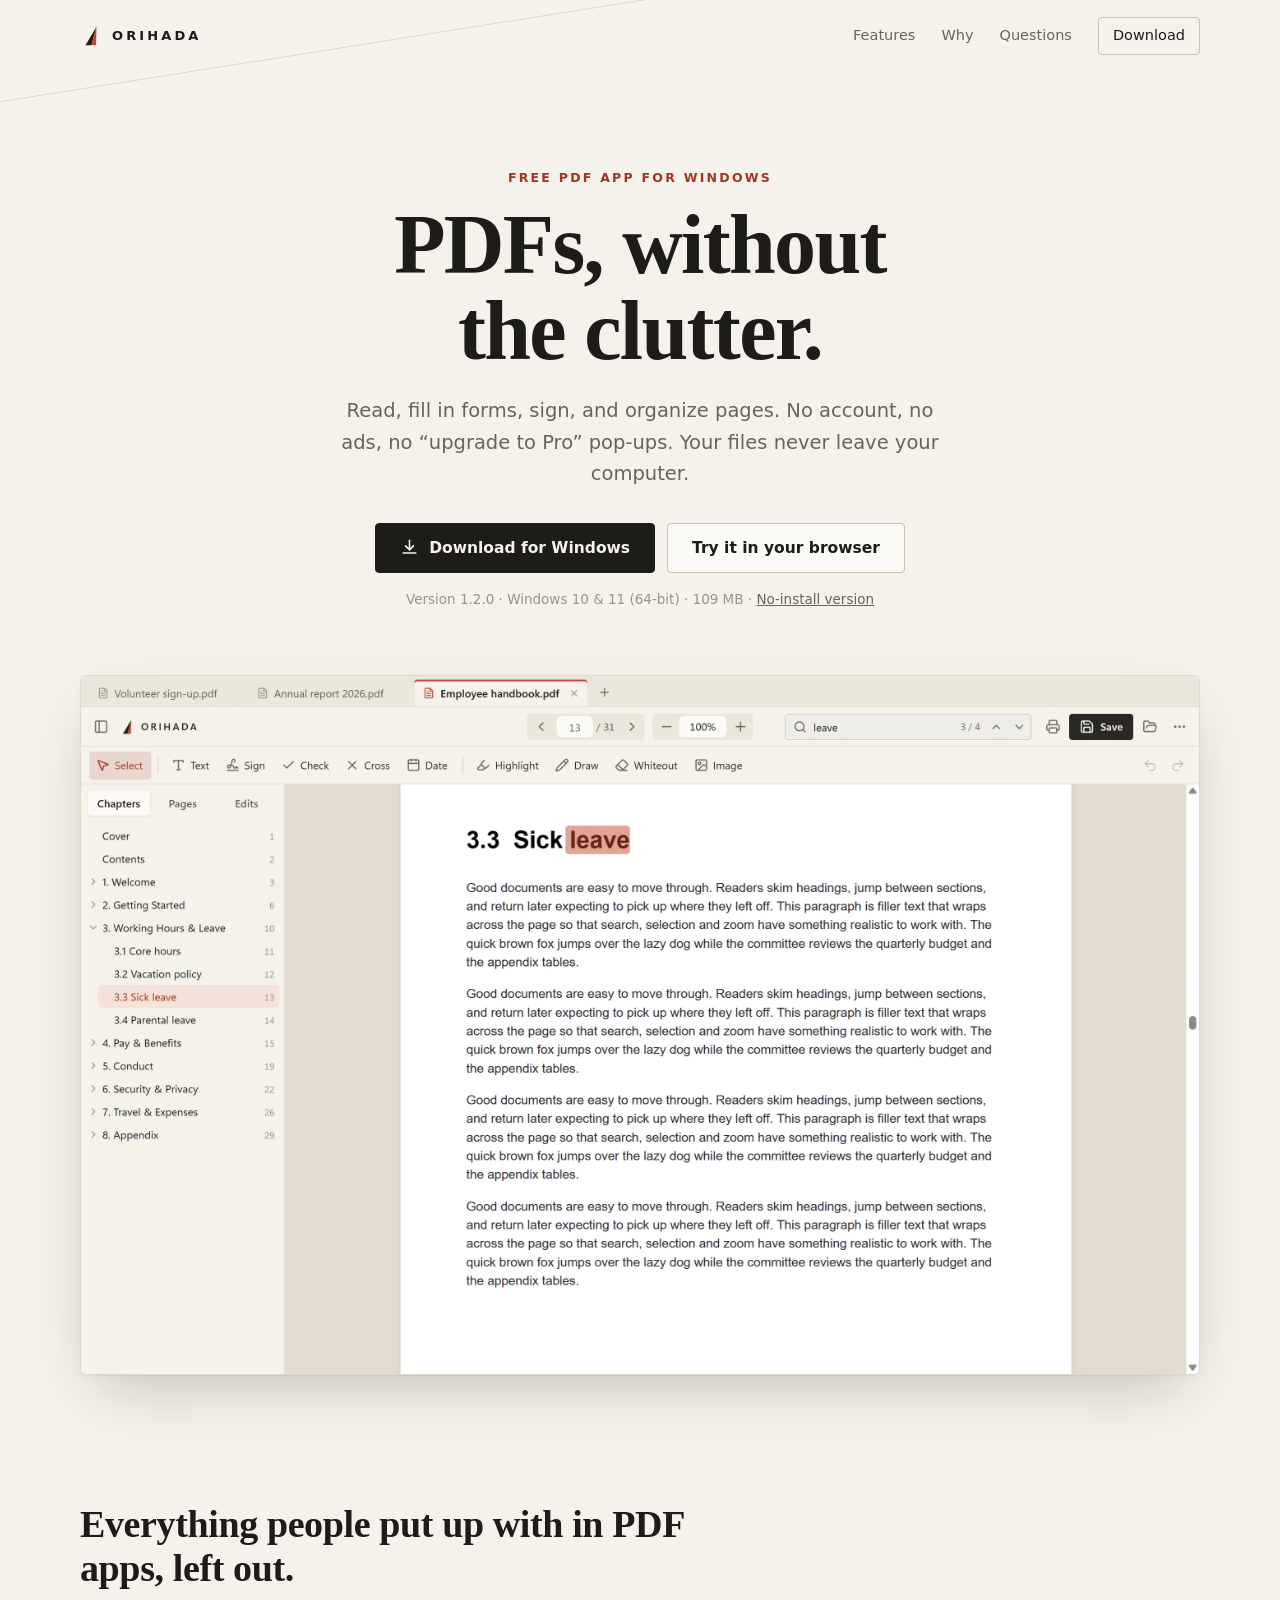
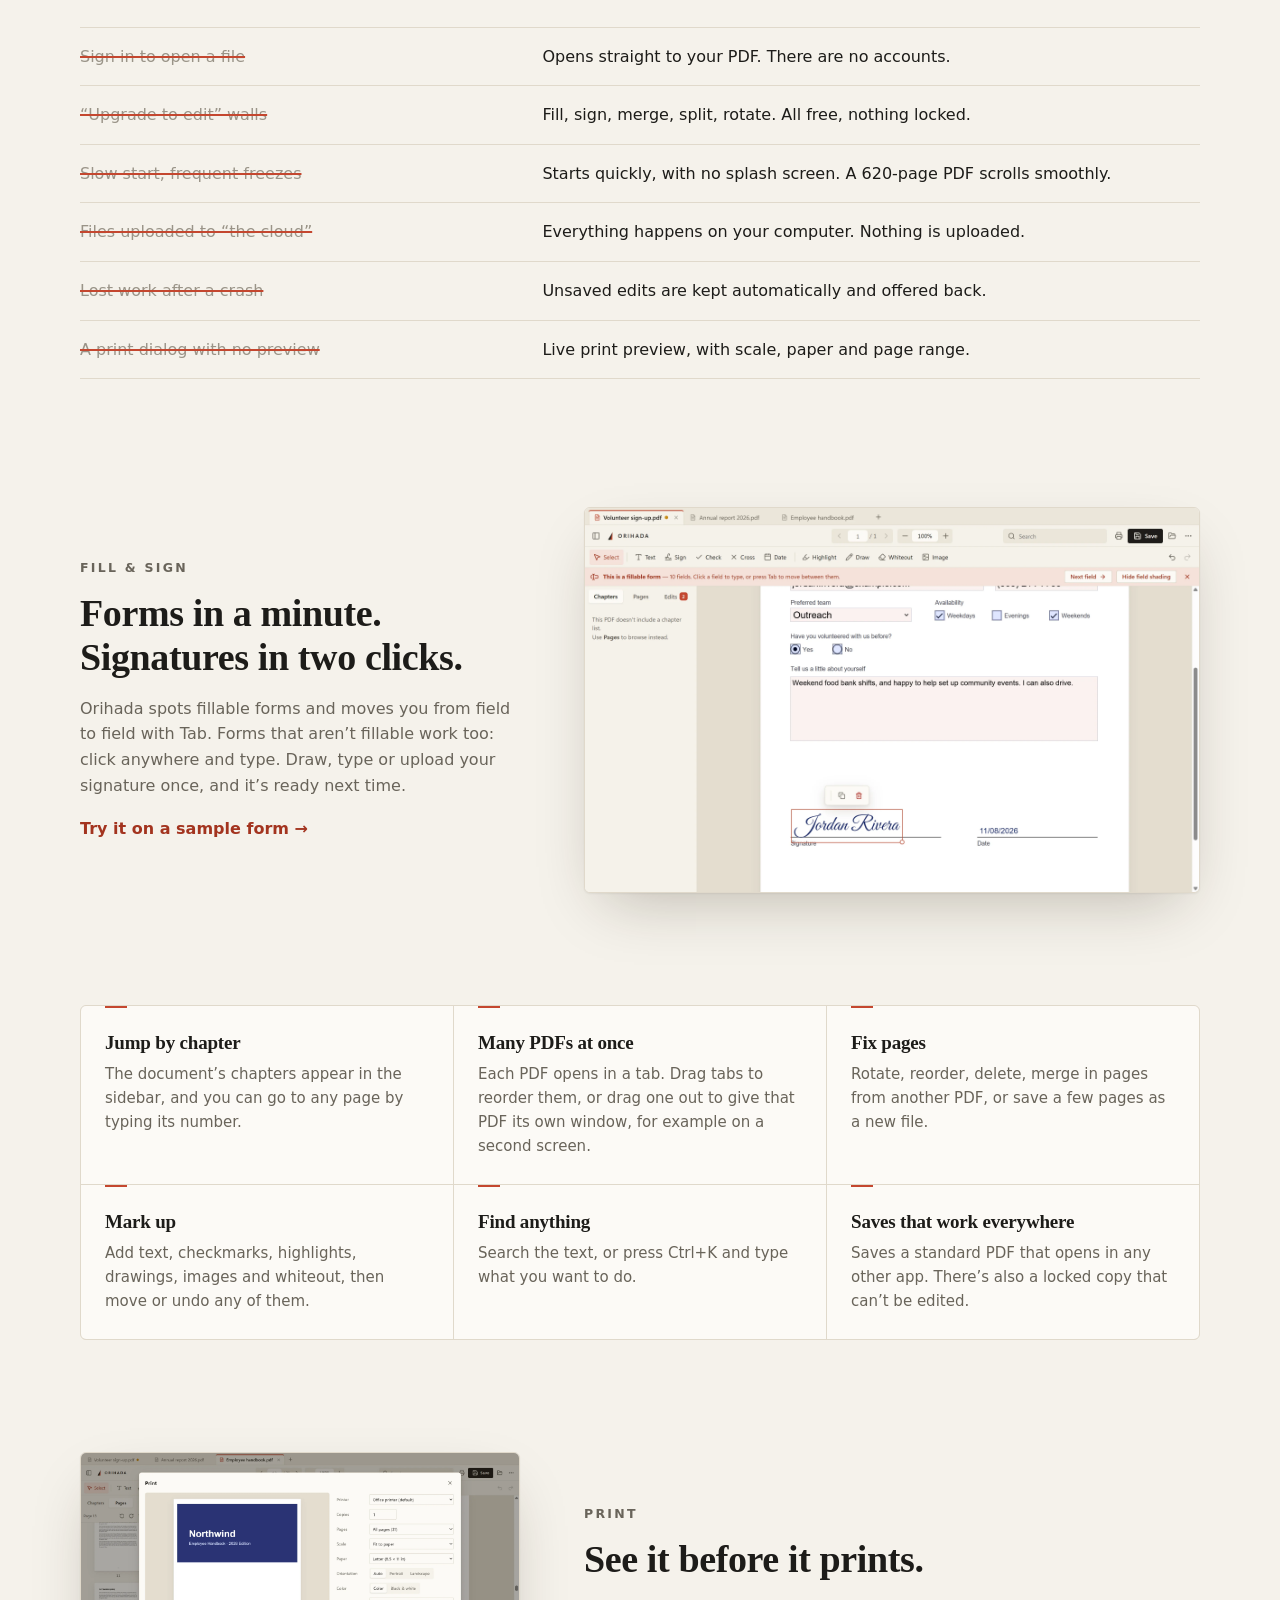
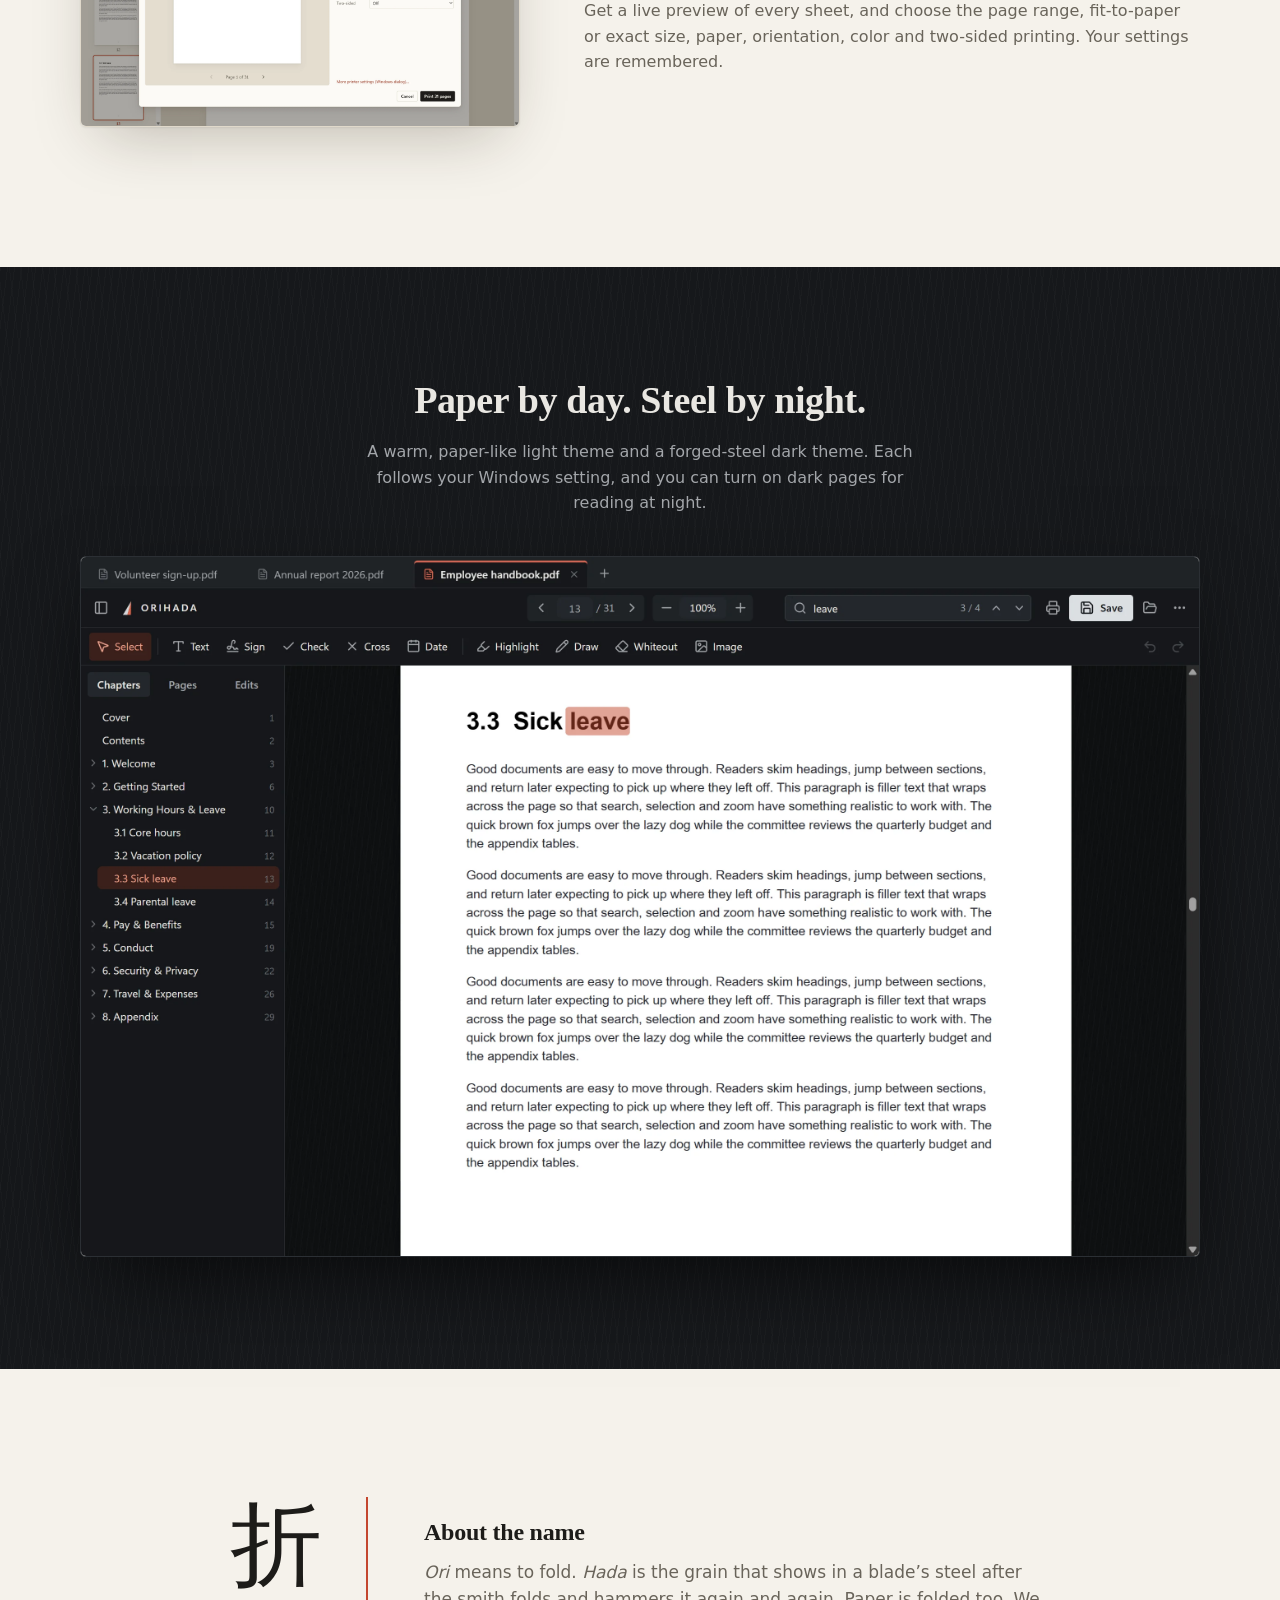
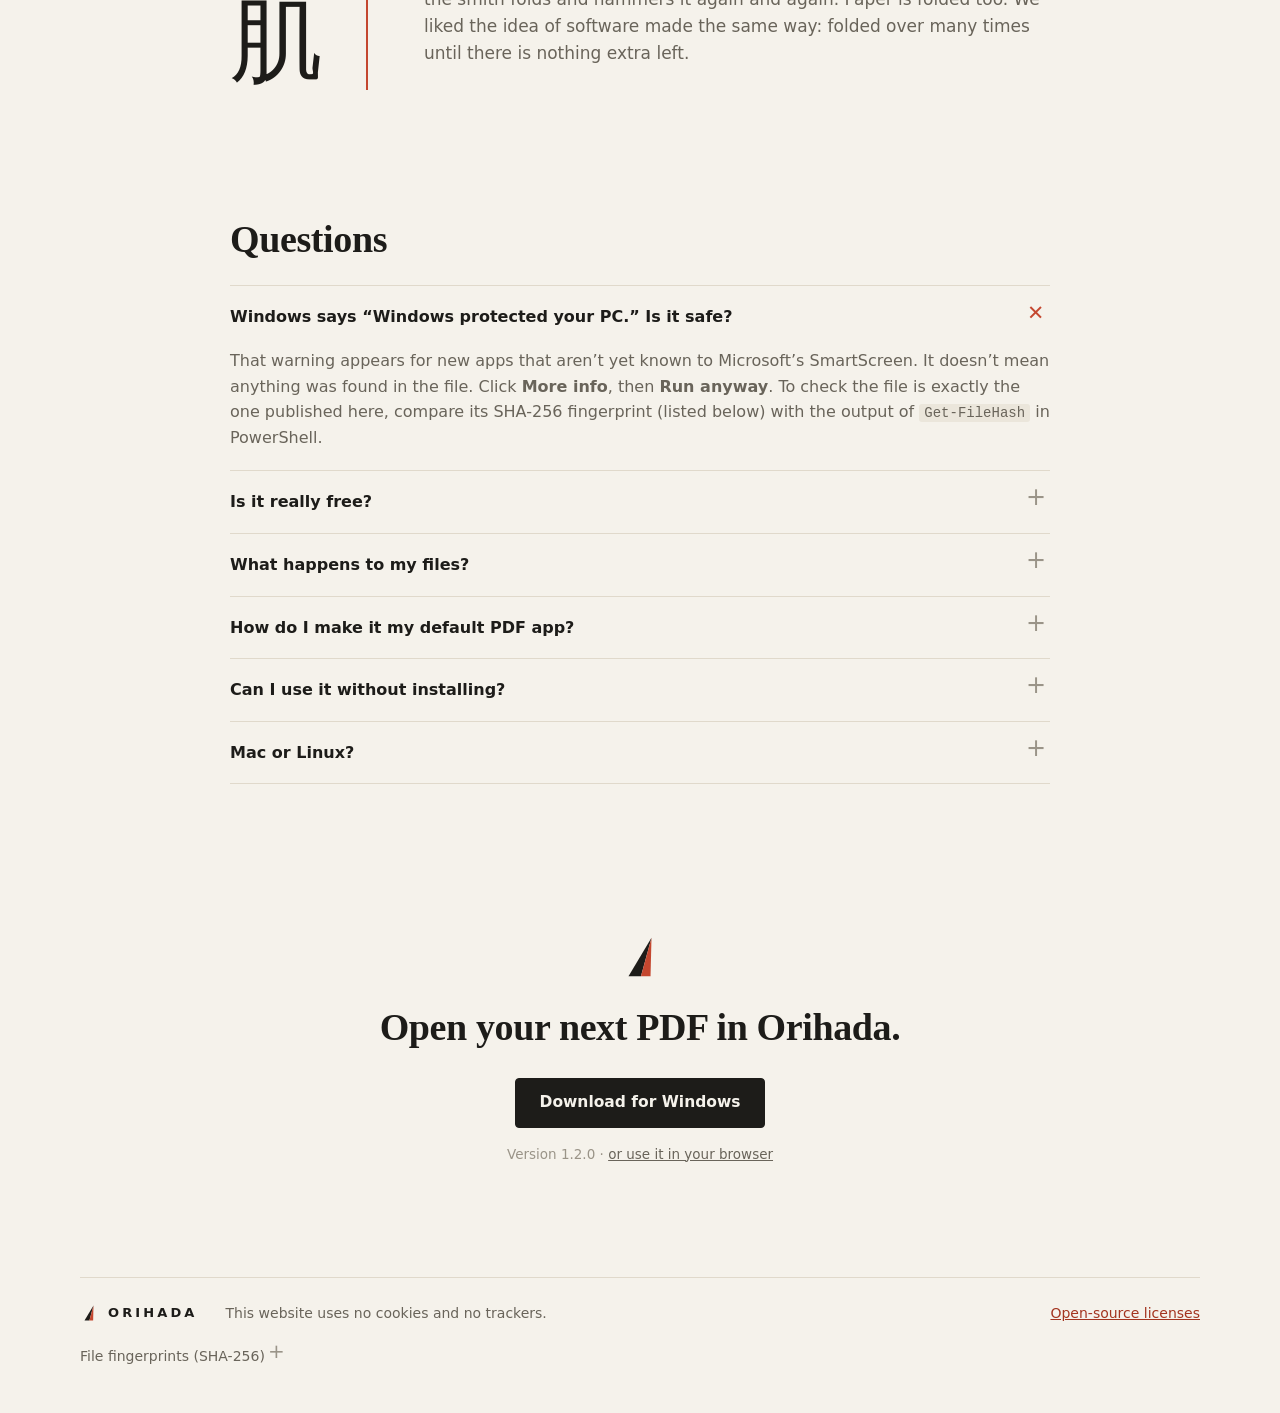
<file: index.html>
<!doctype html>
<html lang="en">
<head>
  <meta charset="utf-8">
  <meta name="viewport" content="width=device-width, initial-scale=1">
  <title>Orihada: a free, private PDF app for Windows</title>
  <meta name="description" content="Read, fill, sign and organize PDFs. Free, fast and private: no account, no ads, no upgrade pop-ups. Your files never leave your computer.">
  <meta property="og:title" content="Orihada: PDFs, without the clutter">
  <meta property="og:description" content="A free, private PDF app for Windows. Read, fill, sign and organize. No account, no ads, no pop-ups.">
  <meta property="og:image" content="img/hero.webp">
  <link rel="icon" href="img/icon.png">
  <link rel="stylesheet" href="style.css">
</head>
<body>
  <header class="nav wrap">
    <a class="logo" href="#top" aria-label="Orihada home"><span class="mark" aria-hidden="true"></span><span class="wordmark">Orihada</span></a>
    <nav aria-label="Sections">
      <a href="#features">Features</a>
      <a href="#why">Why</a>
      <a href="#faq">Questions</a>
      <a class="nav-cta" href="#download">Download</a>
    </nav>
  </header>

  <main id="top">
    <!-- Hero -->
    <section class="hero wrap">
      <p class="eyebrow">Free PDF app for Windows</p>
      <h1>PDFs, without<br>the clutter.</h1>
      <p class="lede">Read, fill in forms, sign, and organize pages. No account, no ads, no “upgrade to Pro” pop-ups. Your files never leave your computer.</p>
      <div class="cta" id="download">
        <a class="btn primary" data-dl="setup" href="downloads/">
          <svg viewBox="0 0 24 24" aria-hidden="true"><path d="M12 3v12m0 0l-5-5m5 5l5-5M4 19h16"/></svg>
          <span>Download for Windows</span>
        </a>
        <a class="btn" href="app/">Try it in your browser</a>
      </div>
      <p class="meta"><span data-ver>Version 1.1.0</span> · Windows 10 &amp; 11 (64-bit) · <span data-size="setup">about 110 MB</span> · <a href="#portable">No-install version</a></p>
      <figure class="shot hero-shot">
        <img src="img/hero.webp" width="1360" height="850" alt="Orihada showing an employee handbook with its chapter list in the sidebar, three PDFs open as tabs, and search results highlighted on the page.">
      </figure>
    </section>

    <!-- Pain points -->
    <section class="why wrap" id="why">
      <h2>Everything people put up with in PDF apps, left out.</h2>
      <div class="vs">
        <div class="vs-row"><span class="no">Sign in to open a file</span><span class="yes">Opens straight to your PDF. There are no accounts.</span></div>
        <div class="vs-row"><span class="no">“Upgrade to edit” walls</span><span class="yes">Fill, sign, merge, split, rotate. All free, nothing locked.</span></div>
        <div class="vs-row"><span class="no">Slow start, frequent freezes</span><span class="yes">Starts quickly, with no splash screen. A 620-page PDF scrolls smoothly.</span></div>
        <div class="vs-row"><span class="no">Files uploaded to “the cloud”</span><span class="yes">Everything happens on your computer. Nothing is uploaded.</span></div>
        <div class="vs-row"><span class="no">Lost work after a crash</span><span class="yes">Unsaved edits are kept automatically and offered back.</span></div>
        <div class="vs-row"><span class="no">A print dialog with no preview</span><span class="yes">Live print preview, with scale, paper and page range.</span></div>
      </div>
    </section>

    <!-- Features -->
    <section class="features wrap" id="features">
      <div class="feature">
        <div class="feature-text">
          <p class="eyebrow">Fill &amp; sign</p>
          <h2>Forms in a minute. Signatures in two clicks.</h2>
          <p>Orihada spots fillable forms and moves you from field to field with Tab. Forms that aren’t fillable work too: click anywhere and type. Draw, type or upload your signature once, and it’s ready next time.</p>
          <a class="text-link" href="app/?file=samples/volunteer-form-fillable.pdf">Try it on a sample form →</a>
        </div>
        <figure class="shot"><img src="img/fill.webp" width="1360" height="850" loading="lazy" alt="A volunteer application form being filled in, with a handwritten-style signature placed on the signature line and the date beside it."></figure>
      </div>

      <div class="grid">
        <div class="card"><h3>Jump by chapter</h3><p>The document’s chapters appear in the sidebar, and you can go to any page by typing its number.</p></div>
        <div class="card"><h3>Many PDFs at once</h3><p>Each PDF opens in a tab. Drag tabs to reorder them, or drag one out to give that PDF its own window, for example on a second screen.</p></div>
        <div class="card"><h3>Fix pages</h3><p>Rotate, reorder, delete, merge in pages from another PDF, or save a few pages as a new file.</p></div>
        <div class="card"><h3>Mark up</h3><p>Add text, checkmarks, highlights, drawings, images and whiteout, then move or undo any of them.</p></div>
        <div class="card"><h3>Find anything</h3><p>Search the text, or press Ctrl+K and type what you want to do.</p></div>
        <div class="card"><h3>Saves that work everywhere</h3><p>Saves a standard PDF that opens in any other app. There’s also a locked copy that can’t be edited.</p></div>
      </div>

      <div class="feature reverse">
        <div class="feature-text">
          <p class="eyebrow">Print</p>
          <h2>See it before it prints.</h2>
          <p>Get a live preview of every sheet, and choose the page range, fit-to-paper or exact size, paper, orientation, color and two-sided printing. Your settings are remembered.</p>
        </div>
        <figure class="shot"><img src="img/print.webp" width="1360" height="850" loading="lazy" alt="The print window: a live preview of the first page beside settings for printer, copies, pages, scale, paper, orientation, color and two-sided printing."></figure>
      </div>
    </section>

    <!-- Paper & steel -->
    <section class="themes">
      <div class="wrap">
        <h2>Paper by day. Steel by night.</h2>
        <p>A warm, paper-like light theme and a forged-steel dark theme. Each follows your Windows setting, and you can turn on dark pages for reading at night.</p>
        <figure class="shot"><img src="img/dark.webp" width="1360" height="850" loading="lazy" alt="Orihada in its dark theme: blue-black window with a faint brushed-steel texture around a white page."></figure>
      </div>
    </section>

    <!-- Name -->
    <section class="name wrap">
      <div class="name-kanji" aria-hidden="true">折<br>肌</div>
      <div>
        <h2>About the name</h2>
        <p><em>Ori</em> means to fold. <em>Hada</em> is the grain that shows in a blade’s steel after the smith folds and hammers it again and again. Paper is folded too. We liked the idea of software made the same way: folded over many times until there is nothing extra left.</p>
      </div>
    </section>

    <!-- FAQ -->
    <section class="faq wrap" id="faq">
      <h2>Questions</h2>
      <details open>
        <summary>Windows says “Windows protected your PC.” Is it safe?</summary>
        <p>That warning appears for new apps that aren’t yet known to Microsoft’s SmartScreen. It doesn’t mean anything was found in the file. Click <b>More info</b>, then <b>Run anyway</b>. To check the file is exactly the one published here, compare its SHA-256 fingerprint (listed below) with the output of <code>Get-FileHash</code> in PowerShell.</p>
      </details>
      <details>
        <summary>Is it really free?</summary>
        <p>Yes. There is no trial, subscription, paid tier or ads, and no features are locked.</p>
      </details>
      <details>
        <summary>What happens to my files?</summary>
        <p>Nothing leaves your computer. Orihada has no account system and no analytics. The only thing it ever sends is a small daily check for new versions, which you can switch off in <b>⋯ → About</b>. The browser version also runs entirely on your device.</p>
      </details>
      <details>
        <summary>How do I make it my default PDF app?</summary>
        <p>Right-click any PDF, choose <b>Open with → Choose another app</b>, pick <b>Orihada</b>, and click <b>Always</b>. You can also go to <b>Settings → Apps → Default apps</b>, type <b>.pdf</b>, and choose Orihada.</p>
      </details>
      <details id="portable">
        <summary>Can I use it without installing?</summary>
        <p>Yes. The no-install version is a single file you can run from anywhere, including a USB stick. <a data-dl="portable" href="downloads/">Download the no-install version</a> (<span data-size="portable">about 100 MB</span>).</p>
      </details>
      <details>
        <summary>Mac or Linux?</summary>
        <p>The desktop app is for Windows for now. On any computer you can use the <a href="app/">browser version</a>: it has the same features, and saving downloads the edited PDF.</p>
      </details>
    </section>

    <section class="final wrap">
      <span class="mark big" aria-hidden="true"></span>
      <h2>Open your next PDF in Orihada.</h2>
      <a class="btn primary" data-dl="setup" href="downloads/">Download for Windows</a>
      <p class="meta"><span data-ver>Version 1.1.0</span> · <a href="app/">or use it in your browser</a></p>
    </section>
  </main>

  <footer class="wrap">
    <div class="foot-row">
      <span class="logo small"><span class="mark" aria-hidden="true"></span><span class="wordmark">Orihada</span></span>
      <span class="muted">This website uses no cookies and no trackers.</span>
      <a href="app/THIRD_PARTY_NOTICES.txt">Open-source licenses</a>
    </div>
    <details class="hashes">
      <summary>File fingerprints (SHA-256)</summary>
      <dl id="hashes"><dt>Loading…</dt></dl>
    </details>
  </footer>

  <script src="site.js"></script>
</body>
</html>
</file>
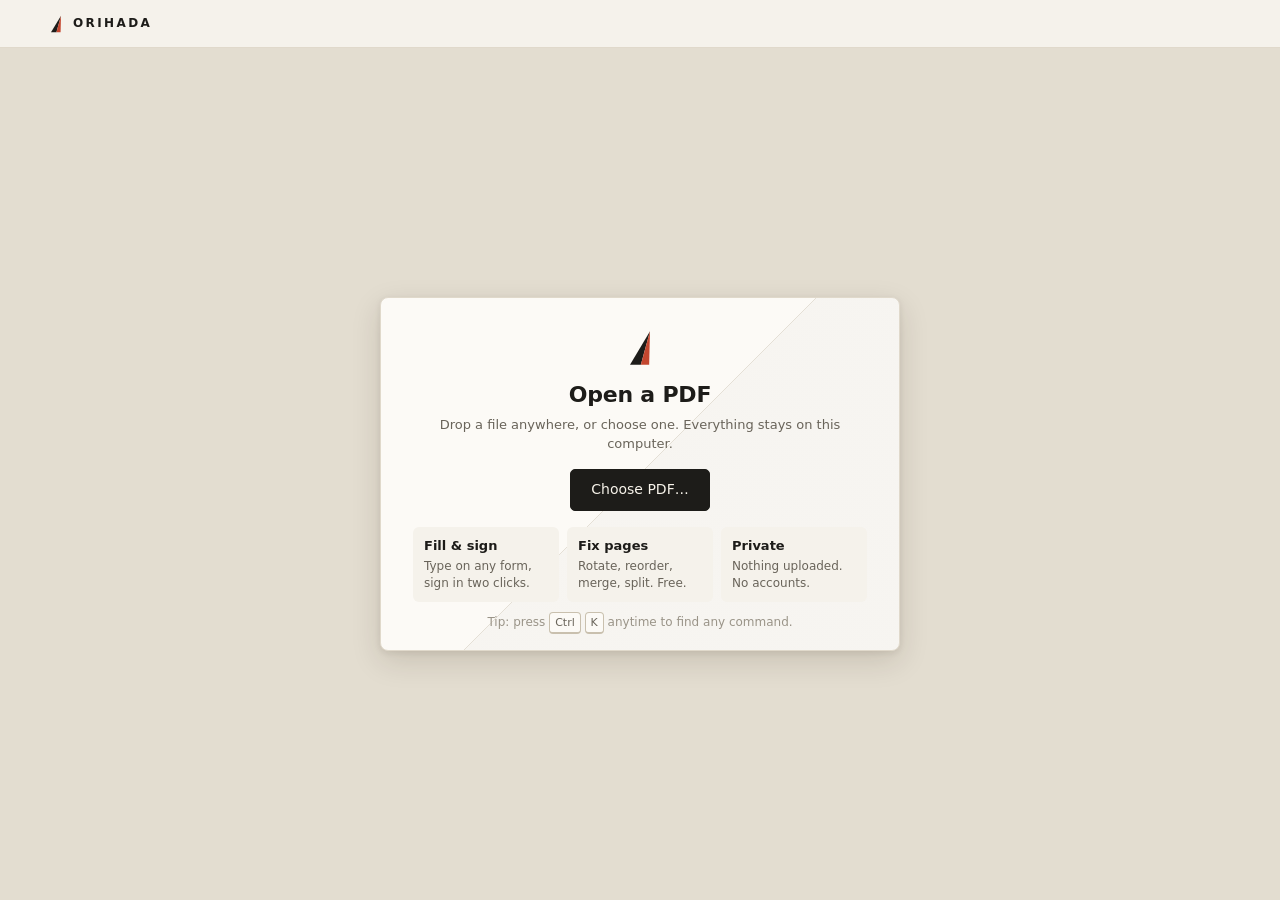
<file: app/index.html>
<!doctype html>
<html lang="en">
<head>
  <meta charset="utf-8">
  <meta name="viewport" content="width=device-width, initial-scale=1">
  <meta http-equiv="Content-Security-Policy" content="default-src 'self' blob: data:; img-src 'self' blob: data:; style-src 'self' 'unsafe-inline'; script-src 'self' 'wasm-unsafe-eval'; worker-src 'self' blob:; font-src 'self' data:; connect-src 'self' blob: data:">
  <title>Orihada</title>
  <link rel="stylesheet" href="vendor/pdfjs/pdf_viewer.css">
  <link rel="stylesheet" href="css/app.css">
</head>
<body>
  <div id="app" class="no-doc">
    <!-- One tab per open document -->
    <div id="tabbar" class="doc-only">
      <div id="doc-tabs" class="doc-tabs" role="tablist" aria-label="Open documents"></div>
    </div>

    <!-- Top bar: navigation, zoom, primary actions -->
    <header id="topbar">
      <div class="tb-left">
        <button class="icon-btn" id="btn-sidebar" data-icon="panel-left" title="Toggle sidebar (Ctrl+B)"></button>
        <div class="brand"><span class="brand-mark"></span><span class="brand-name">Orihada</span></div>
      </div>
      <div class="tb-center doc-only">
        <div class="seg">
          <button class="icon-btn" id="btn-prev" data-icon="chevron-left" title="Previous page (←)"></button>
          <div class="page-box">
            <input id="page-input" type="text" inputmode="numeric" autocomplete="off" aria-label="Page number">
            <span id="page-count">/ 0</span>
          </div>
          <button class="icon-btn" id="btn-next" data-icon="chevron-right" title="Next page (→)"></button>
        </div>
        <div class="seg">
          <button class="icon-btn" id="btn-zoom-out" data-icon="minus" title="Zoom out (Ctrl+−)"></button>
          <button class="zoom-btn" id="zoom-btn" title="Zoom options">100%</button>
          <button class="icon-btn" id="btn-zoom-in" data-icon="plus" title="Zoom in (Ctrl+=)"></button>
        </div>
      </div>
      <div class="tb-right">
        <div class="search-box doc-only" id="search-box">
          <span data-icon="search" data-size="16"></span>
          <input id="find-input" type="text" placeholder="Search" autocomplete="off" aria-label="Search in document (Ctrl+F)" title="Search in document (Ctrl+F)">
          <span id="find-count"></span>
          <button class="icon-btn" id="find-prev" data-icon="chevron-up" data-size="16" title="Previous match (Shift+Enter)"></button>
          <button class="icon-btn" id="find-next" data-icon="chevron-down" data-size="16" title="Next match (Enter)"></button>
        </div>
        <button class="icon-btn doc-only" id="btn-print" data-icon="printer" title="Print (Ctrl+P)"></button>
        <button class="btn primary doc-only" id="btn-save"><span data-icon="save"></span><span>Save</span></button>
        <button class="icon-btn" id="btn-open" data-icon="folder-open" title="Open PDF (Ctrl+O)"></button>
        <button class="icon-btn" id="btn-more" data-icon="ellipsis" title="More"></button>
      </div>
    </header>

    <!-- Tool bar: one row of labelled tools -->
    <nav id="toolbar" class="doc-only" aria-label="Tools">
      <div class="tools" id="tools"></div>
      <div class="tools-right">
        <button class="icon-btn" id="btn-undo" data-icon="undo-2" title="Undo (Ctrl+Z)"></button>
        <button class="icon-btn" id="btn-redo" data-icon="redo-2" title="Redo (Ctrl+Y)"></button>
      </div>
    </nav>

    <!-- Shown only for fillable forms -->
    <div id="formbar" class="doc-only" hidden></div>

    <div id="main">
      <aside id="sidebar" class="doc-only">
        <div class="side-tabs" role="tablist">
          <button class="side-tab active" data-tab="outline" role="tab">Chapters</button>
          <button class="side-tab" data-tab="pages" role="tab">Pages</button>
          <button class="side-tab" data-tab="edits" role="tab">Edits<span class="badge" id="edits-count" hidden></span></button>
        </div>
        <div class="side-panel" id="panel-outline"></div>
        <div class="side-panel" id="panel-pages" hidden></div>
        <div class="side-panel" id="panel-edits" hidden></div>
      </aside>

      <section id="stage">
        <!-- Floating options for the active tool or the selected edit (never shifts the page) -->
        <div id="ctxbar" hidden></div>
        <div id="viewerContainer" tabindex="0">
          <div id="viewer" class="pdfViewer"></div>
        </div>

        <!-- Welcome / empty state -->
        <div id="welcome">
          <div class="welcome-card">
            <div class="welcome-mark"></div>
            <h1>Open a PDF</h1>
            <p>Drop a file anywhere, or choose one. Everything stays on this computer.</p>
            <button class="btn primary lg" id="btn-open-big"><span data-icon="folder-open"></span><span>Choose PDF…</span></button>
            <div id="recent"></div>
            <div class="tips">
              <div class="tip"><span data-icon="signature" data-size="20"></span><b>Fill &amp; sign</b><span>Type on any form, sign in two clicks.</span></div>
              <div class="tip"><span data-icon="files" data-size="20"></span><b>Fix pages</b><span>Rotate, reorder, merge, split. Free.</span></div>
              <div class="tip"><span data-icon="shield-check" data-size="20"></span><b>Private</b><span>Nothing uploaded. No accounts.</span></div>
            </div>
            <p class="welcome-hint">Tip: press <kbd>Ctrl</kbd> <kbd>K</kbd> anytime to find any command.</p>
          </div>
        </div>
        <div id="drop-hint" hidden><div>Drop PDF to open</div></div>
      </section>
    </div>
  </div>

  <div id="menu-layer"></div>
  <div id="modal-layer"></div>
  <div id="toasts" aria-live="polite"></div>
  <div id="print-container"></div>
  <input type="file" id="file-input" accept="application/pdf,.pdf" hidden>
  <input type="file" id="image-input" accept="image/png,image/jpeg" hidden>

  <script src="vendor/pdf-lib.min.js"></script>
  <script type="module" src="js/main.js"></script>
</body>
</html>
</file>
<file: style.css>
/* Orihada website. Paper & steel, matching the app. No web fonts or third-party requests. */
:root {
  --paper: #f5f2eb;
  --paper-2: #ebe6db;
  --card: #fcfaf6;
  --ink: #1d1c19;
  --muted: #69645a;
  --faint: #9a9488;
  --line: #e0d9cb;
  --line-strong: #c9c0ae;
  --shu: #c4472f;
  --shu-text: #a3341f;
  --steel: #16181b;
  --steel-2: #23272c;
  --steel-text: #e9e7e2;
  --serif: "Yu Mincho", "YuMincho", "Hiragino Mincho ProN", "Noto Serif JP", Georgia, "Times New Roman", serif;
  --sans: "Segoe UI Variable Text", "Segoe UI", system-ui, -apple-system, "Helvetica Neue", Arial, sans-serif;
  color-scheme: light;
}
@media (prefers-color-scheme: dark) {
  :root:not([data-theme="light"]) {
    --paper: #16181b; --paper-2: #1f2226; --card: #23272c; --ink: #e9e7e2; --muted: #a3a6aa; --faint: #6d7278;
    --line: #2b2f34; --line-strong: #3c4147; --shu: #e0644b; --shu-text: #f0a08c; --steel: #0e1012; --steel-2: #1a1d21;
    color-scheme: dark;
  }
}
:root[data-theme="dark"] {
  --paper: #16181b; --paper-2: #1f2226; --card: #23272c; --ink: #e9e7e2; --muted: #a3a6aa; --faint: #6d7278;
  --line: #2b2f34; --line-strong: #3c4147; --shu: #e0644b; --shu-text: #f0a08c; --steel: #0e1012; --steel-2: #1a1d21;
  color-scheme: dark;
}

* { box-sizing: border-box; }
html { scroll-behavior: smooth; overflow-x: clip; }
body { margin: 0; background: var(--paper); color: var(--ink); font: 16px/1.6 var(--sans); -webkit-font-smoothing: antialiased; overflow-x: hidden; }
img { display: block; max-width: 100%; height: auto; }
a { color: var(--shu-text); }
h1, h2, h3 { font-family: var(--serif); font-weight: 600; letter-spacing: -.01em; line-height: 1.15; margin: 0; }
h2 { font-size: clamp(26px, 3.6vw, 38px); }
h3 { font-size: 19px; }
p { margin: 0; }
code { font: 14px ui-monospace, Consolas, monospace; background: var(--paper-2); padding: 1px 5px; border-radius: 3px; }
.wrap { width: min(1120px, 100% - 32px); margin-inline: auto; }
.muted { color: var(--muted); }
.eyebrow { font-size: 12.5px; font-weight: 600; letter-spacing: .18em; text-transform: uppercase; color: var(--shu-text); margin-bottom: 14px; }

/* the mark: a folded, blade-like edge (ink + vermilion) */
.mark { position: relative; display: inline-block; width: 22px; height: 22px; flex: none; }
.mark::before, .mark::after { content: ""; position: absolute; inset: 0; -webkit-mask-size: 100% 100%; mask-size: 100% 100%; }
.mark::before { background: var(--ink);
  -webkit-mask-image: url("data:image/svg+xml,%3Csvg xmlns='http://www.w3.org/2000/svg' viewBox='0 0 24 24'%3E%3Cpath d='M6 22L18 2L12.5 22Z'/%3E%3C/svg%3E");
  mask-image: url("data:image/svg+xml,%3Csvg xmlns='http://www.w3.org/2000/svg' viewBox='0 0 24 24'%3E%3Cpath d='M6 22L18 2L12.5 22Z'/%3E%3C/svg%3E"); }
.mark::after { background: var(--shu);
  -webkit-mask-image: url("data:image/svg+xml,%3Csvg xmlns='http://www.w3.org/2000/svg' viewBox='0 0 24 24'%3E%3Cpath d='M18 2L17.5 22L12.5 22Z'/%3E%3C/svg%3E");
  mask-image: url("data:image/svg+xml,%3Csvg xmlns='http://www.w3.org/2000/svg' viewBox='0 0 24 24'%3E%3Cpath d='M18 2L17.5 22L12.5 22Z'/%3E%3C/svg%3E"); }
.mark.big { width: 46px; height: 46px; }

/* nav */
.nav { display: flex; align-items: center; justify-content: space-between; gap: 16px; height: 72px; }
.logo { display: inline-flex; align-items: center; gap: 10px; color: var(--ink); text-decoration: none; }
.wordmark { font-size: 13px; font-weight: 600; letter-spacing: .24em; text-transform: uppercase; }
.nav nav { display: flex; align-items: center; gap: 26px; }
.nav nav a { color: var(--muted); text-decoration: none; font-size: 14.5px; }
.nav nav a:hover { color: var(--ink); }
.nav .nav-cta { color: var(--ink); border: 1px solid var(--line-strong); padding: 6px 14px; border-radius: 4px; }
@media (max-width: 640px) { .nav nav a:not(.nav-cta) { display: none; } }

/* buttons */
.btn { display: inline-flex; align-items: center; gap: 10px; height: 50px; padding: 0 24px; border-radius: 4px; border: 1px solid var(--line-strong);
  background: var(--card); color: var(--ink); font-weight: 600; font-size: 15.5px; text-decoration: none; transition: box-shadow .15s, transform .15s; }
.btn:hover { transform: translateY(-1px); }
.btn.primary { background: var(--ink); color: var(--paper); border-color: var(--ink); }
.btn.primary:hover { box-shadow: inset 0 -3px 0 var(--shu); }
.btn svg { width: 19px; height: 19px; fill: none; stroke: currentColor; stroke-width: 2; stroke-linecap: round; stroke-linejoin: round; }
.btn:focus-visible, a:focus-visible, summary:focus-visible { outline: 2px solid var(--shu); outline-offset: 3px; }

/* hero */
.hero { text-align: center; padding: clamp(40px, 8vw, 96px) 0 0; position: relative; }
.hero::before { /* a single fold line across the page */
  content: ""; position: absolute; z-index: -1; left: 50%; top: -72px; width: 200vw; height: 1px; background: var(--line-strong); opacity: .55;
  transform: translateX(-50%) rotate(-9deg); transform-origin: center; }
.hero h1 { font-size: clamp(42px, 7.4vw, 84px); line-height: 1.02; letter-spacing: -.02em; }
.lede { max-width: 600px; margin: 22px auto 0; font-size: clamp(17px, 2vw, 19.5px); color: var(--muted); }
.cta { display: flex; flex-wrap: wrap; gap: 12px; justify-content: center; margin-top: 34px; }
.meta { margin-top: 16px; font-size: 13.5px; color: var(--faint); }
.meta a { color: var(--muted); }

.shot { margin: 0; border-radius: 6px; overflow: hidden; border: 1px solid var(--line); background: var(--card);
  box-shadow: 0 1px 2px rgba(40,30,10,.06), 0 24px 60px -20px rgba(40,30,10,.28); }
.hero-shot { margin-top: clamp(40px, 6vw, 64px); }

/* pain points */
.why { padding: clamp(72px, 10vw, 128px) 0 0; }
.why h2 { max-width: 640px; }
.vs { margin-top: 36px; border-top: 1px solid var(--line); }
.vs-row { display: grid; grid-template-columns: minmax(0, 1fr) minmax(0, 1.5fr); gap: 24px; padding: 16px 0; border-bottom: 1px solid var(--line); align-items: baseline; }
.no { color: var(--faint); text-decoration: line-through; text-decoration-color: var(--shu); text-decoration-thickness: 1.5px; }
.yes { font-weight: 500; }
@media (max-width: 640px) { .vs-row { grid-template-columns: 1fr; gap: 4px; } }

/* features */
.features { padding: clamp(72px, 10vw, 128px) 0 0; display: grid; gap: clamp(64px, 9vw, 112px); }
.feature { display: grid; grid-template-columns: minmax(0, 5fr) minmax(0, 7fr); gap: clamp(28px, 5vw, 64px); align-items: center; }
.feature.reverse .feature-text { order: 2; }
.feature-text h2 { margin-bottom: 16px; }
.feature-text p { color: var(--muted); }
.text-link { display: inline-block; margin-top: 18px; font-weight: 600; text-decoration: none; }
.text-link:hover { text-decoration: underline; }
@media (max-width: 860px) { .feature { grid-template-columns: 1fr; } .feature.reverse .feature-text { order: 0; } }

.grid { display: grid; grid-template-columns: repeat(3, minmax(0, 1fr)); gap: 1px; background: var(--line); border: 1px solid var(--line); border-radius: 6px; overflow: hidden; }
.card { background: var(--card); padding: 26px 24px; position: relative; }
.card::before { content: ""; position: absolute; left: 24px; top: 0; width: 22px; height: 2px; background: var(--shu); }
.card h3 { margin-bottom: 8px; }
.card p { color: var(--muted); font-size: 15px; }
@media (max-width: 860px) { .grid { grid-template-columns: 1fr 1fr; } }
@media (max-width: 560px) { .grid { grid-template-columns: 1fr; } }

/* steel band */
.themes { margin-top: clamp(80px, 11vw, 140px); padding: clamp(64px, 9vw, 112px) 0; background:
  repeating-linear-gradient(97deg, rgba(255,255,255,.02) 0 1px, transparent 1px 7px),
  repeating-linear-gradient(83deg, rgba(255,255,255,.014) 0 1px, transparent 1px 11px), var(--steel); color: var(--steel-text); text-align: center; }
.themes p { max-width: 560px; margin: 16px auto 40px; color: #a3a6aa; }
.themes .shot { border-color: #2b2f34; box-shadow: 0 30px 80px -20px rgba(0,0,0,.7); }

/* name */
.name { display: grid; grid-template-columns: auto minmax(0, 1fr); gap: clamp(24px, 5vw, 56px); align-items: center; max-width: 820px; padding: clamp(72px, 10vw, 128px) 0 0; }
.name-kanji { font-family: var(--serif); font-size: clamp(56px, 9vw, 92px); line-height: 1.05; color: var(--ink); border-right: 2px solid var(--shu); padding-right: clamp(20px, 4vw, 44px); }
.name h2 { font-size: 24px; margin-bottom: 12px; }
.name p { color: var(--muted); font-size: 17px; }

/* faq */
.faq { max-width: 820px; padding: clamp(72px, 10vw, 128px) 0 0; }
.faq h2 { margin-bottom: 24px; }
details { border-top: 1px solid var(--line); }
.faq details:last-of-type { border-bottom: 1px solid var(--line); }
summary { cursor: pointer; list-style: none; padding: 18px 32px 18px 0; font-weight: 600; position: relative; }
summary::-webkit-details-marker { display: none; }
summary::after { content: "+"; position: absolute; right: 4px; top: 14px; font: 400 24px/1 var(--sans); color: var(--faint); transition: transform .15s; }
details[open] > summary::after { transform: rotate(45deg); color: var(--shu); }
details > p { padding: 0 0 20px; color: var(--muted); }

/* final */
.final { text-align: center; padding: clamp(88px, 12vw, 150px) 0 clamp(64px, 9vw, 112px); }
.final h2 { margin: 18px 0 28px; }

footer { border-top: 1px solid var(--line); padding: 24px 0 40px; font-size: 14px; }
.foot-row { display: flex; flex-wrap: wrap; align-items: center; gap: 12px 28px; }
.foot-row .muted { flex: 1; }
.logo.small .mark { width: 18px; height: 18px; }
.hashes { border: 0; margin-top: 14px; }
.hashes summary { font-weight: 500; color: var(--muted); padding: 6px 24px 6px 0; display: inline-block; }
.hashes summary::after { top: 2px; font-size: 20px; }
.hashes dl { margin: 6px 0 0; font-size: 13px; }
.hashes dt { color: var(--muted); margin-top: 8px; }
.hashes dd { margin: 0; font: 12.5px ui-monospace, Consolas, monospace; word-break: break-all; }
</file>
<file: app/vendor/pdfjs/pdf_viewer.css>
/* Copyright 2014 Mozilla Foundation
 *
 * Licensed under the Apache License, Version 2.0 (the "License");
 * you may not use this file except in compliance with the License.
 * You may obtain a copy of the License at
 *
 *     http://www.apache.org/licenses/LICENSE-2.0
 *
 * Unless required by applicable law or agreed to in writing, software
 * distributed under the License is distributed on an "AS IS" BASIS,
 * WITHOUT WARRANTIES OR CONDITIONS OF ANY KIND, either express or implied.
 * See the License for the specific language governing permissions and
 * limitations under the License.
 */

:root {
  --button-primary-bg-color: var(
    --button-background-color-primary,
    light-dark(#0060df, #0df)
  );
  --button-primary-fg-color: var(
    --button-text-color-primary,
    light-dark(#fbfbfe, #15141a)
  );
  --button-primary-border-color: var(--button-primary-bg-color);
  --button-primary-active-bg-color: var(
    --button-background-color-primary-active,
    light-dark(#054096, #aaf2ff)
  );
  --button-primary-active-fg-color: var(--button-primary-fg-color);
  --button-primary-active-border-color: var(--button-primary-active-bg-color);
  --button-primary-hover-bg-color: var(
    --button-background-color-primary-hover,
    light-dark(#0250bb, #80ebff)
  );
  --button-primary-hover-fg-color: var(--button-primary-fg-color);
  --button-primary-hover-border-color: var(--button-primary-hover-bg-color);
  --button-primary-disabled-bg-color: var(--button-primary-bg-color);
  --button-primary-disabled-border-color: var(--button-primary-border-color);
  --button-primary-disabled-fg-color: var(--button-primary-fg-color);

  --button-secondary-bg-color: var(
    --button-background-color,
    light-dark(rgb(21 20 26 / 0.07), rgb(251 251 254 / 0.07))
  );
  --button-secondary-fg-color: var(--text-color, light-dark(#15141a, #fbfbfe));
  --button-secondary-border-color: var(
    --button-border-color,
    var(--button-secondary-bg-color)
  );
  --button-secondary-active-bg-color: var(
    --button-background-color-active,
    light-dark(rgb(21 20 26 / 0.21), rgb(251 251 254 / 0.21))
  );
  --button-secondary-active-fg-color: var(--button-secondary-fg-color);
  --button-secondary-active-border-color: var(--button-secondary-bg-color);
  --button-secondary-hover-bg-color: var(
    --button-background-color-hover,
    light-dark(rgb(21 20 26 / 0.14), rgb(251 251 254 / 0.14))
  );
  --button-secondary-hover-fg-color: var(--button-secondary-fg-color);
  --button-secondary-hover-border-color: var(--button-secondary-hover-bg-color);
  --button-secondary-disabled-bg-color: var(--button-secondary-bg-color);
  --button-secondary-disabled-border-color: var(
    --button-secondary-border-color
  );
  --button-secondary-disabled-fg-color: var(--button-secondary-fg-color);
  --button-disabled-opacity: 0.4;
  --hover-filter: brightness(0.9);

  @media (prefers-color-scheme: dark) {
    --button-disabled-opacity: 0.6;
    --hover-filter: brightness(1.4);
  }

  @media screen and (forced-colors: active) {
    --button-primary-bg-color: var(
      --button-background-color-primary,
      ButtonText
    );
    --button-primary-fg-color: var(--button-text-color-primary, ButtonFace);
    --button-primary-border-color: var(
      --button-border-color-primary,
      ButtonText
    );
    --button-primary-active-bg-color: var(
      --button-background-color-primary-active,
      SelectedItem
    );
    --button-primary-active-fg-color: var(
      --button-text-color-primary-active,
      HighlightText
    );
    --button-primary-active-border-color: var(
      --button-border-color-primary-active,
      ButtonText
    );
    --button-primary-hover-bg-color: var(
      --button-background-color-primary-hover,
      SelectedItem
    );
    --button-primary-hover-fg-color: var(
      --button-text-color-primary-hover,
      HighlightText
    );
    --button-primary-hover-border-color: var(
      --button-border-color-primary-hover,
      SelectedItem
    );
    --button-primary-disabled-bg-color: var(
      --button-background-color-primary-disabled,
      GrayText
    );
    --button-primary-disabled-fg-color: var(
      --button-text-color-primary-disabled,
      ButtonFace
    );
    --button-primary-disabled-border-color: var(
      --button-border-color-primary-disabled,
      GrayText
    );

    --button-secondary-bg-color: var(--button-background-color, ButtonFace);
    --button-secondary-fg-color: var(--button-text-color, ButtonText);
    --button-secondary-border-color: var(--button-border-color, ButtonText);
    --button-secondary-active-bg-color: var(
      --button-background-color-active,
      HighlightText
    );
    --button-secondary-active-fg-color: var(
      --button-text-color-active,
      SelectedItem
    );
    --button-secondary-active-border-color: var(
      --button-border-color-active,
      ButtonText
    );
    --button-secondary-hover-bg-color: var(
      --button-background-color-hover,
      HighlightText
    );
    --button-secondary-hover-fg-color: var(
      --button-text-color-hover,
      SelectedItem
    );
    --button-secondary-hover-border-color: var(
      --button-border-color-hover,
      SelectedItem
    );
    --button-secondary-disabled-fg-color: var(
      --button-text-color-disabled,
      GrayText
    );
    --button-secondary-disabled-border-color: var(
      --button-border-color-disabled,
      GrayText
    );
    --button-disabled-opacity: 1;
    --hover-filter: none;
  }
}

.primaryButton,
.secondaryButton {
  border-radius: var(--button-border-radius, 4px);
  border: 1px solid;
  font: menu;
  font-weight: var(--button-font-weight, 590);
  font-size: var(--button-font-size, 13px);
  padding: var(--button-padding, 4px 16px);
  width: auto;
  min-height: var(--button-min-height, 32px);

  &:hover {
    cursor: pointer;
    filter: var(--hover-filter);
  }

  > span {
    color: inherit;
    font: inherit;
  }

  &:disabled {
    pointer-events: none;
  }
}

.primaryButton {
  color: var(--button-primary-fg-color);
  background-color: var(--button-primary-bg-color);
  border-color: var(--button-primary-border-color);
  opacity: 1;

  &:hover {
    color: var(--button-primary-hover-fg-color);
    background-color: var(--button-primary-hover-bg-color);
    border-color: var(--button-primary-hover-border-color);
  }

  &:active {
    color: var(--button-primary-active-fg-color);
    background-color: var(--button-primary-active-bg-color);
    border-color: var(--button-primary-active-border-color);
  }

  &:disabled {
    background-color: var(--button-primary-disabled-bg-color);
    border-color: var(--button-primary-disabled-border-color);
    color: var(--button-primary-disabled-fg-color);
    opacity: var(--button-disabled-opacity);
  }
}

.secondaryButton {
  color: var(--button-secondary-fg-color);
  background-color: var(--button-secondary-bg-color);
  border-color: var(--button-secondary-border-color);

  &:hover {
    color: var(--button-secondary-hover-fg-color);
    background-color: var(--button-secondary-hover-bg-color);
    border-color: var(--button-secondary-hover-border-color);
  }

  &:active {
    color: var(--button-secondary-active-fg-color);
    background-color: var(--button-secondary-active-bg-color);
    border-color: var(--button-secondary-active-border-color);
  }

  &:disabled {
    background-color: var(--button-secondary-disabled-bg-color);
    border-color: var(--button-secondary-disabled-border-color);
    color: var(--button-secondary-disabled-fg-color);
    opacity: var(--button-disabled-opacity);
  }
}

.messageBar {
  --closing-button-icon: url(images/messageBar_closingButton.svg);
  --message-bar-close-button-color: var(--text-primary-color);
  --message-bar-close-button-color-hover: var(--text-primary-color);
  --message-bar-close-button-border-radius: var(--border-radius-small, 4px);
  --message-bar-close-button-border: none;
  --message-bar-close-button-hover-bg-color: var(
    --button-background-color-hover,
    light-dark(rgb(21 20 26 / 0.14), rgb(251 251 254 / 0.14))
  );
  --message-bar-close-button-active-bg-color: var(
    --button-background-color-active,
    light-dark(rgb(21 20 26 / 0.21), rgb(251 251 254 / 0.21))
  );
  --message-bar-close-button-focus-bg-color: var(
    --button-background-color,
    light-dark(rgb(21 20 26 / 0.07), rgb(251 251 254 / 0.07))
  );

  @media screen and (forced-colors: active) {
    --message-bar-close-button-color: var(--button-text-color, ButtonText);
    --message-bar-close-button-border: 1px solid
      var(--button-border-color, ButtonText);
    --message-bar-close-button-hover-bg-color: var(
      --button-background-color-hover,
      SelectedItemText
    );
    --message-bar-close-button-active-bg-color: var(
      --button-background-color-hover,
      SelectedItemText
    );
    --message-bar-close-button-focus-bg-color: var(
      --button-background-color-hover,
      SelectedItemText
    );
    --message-bar-close-button-color-hover: var(
      --button-text-color-hover,
      SelectedItem
    );
  }

  display: flex;
  position: relative;
  padding: 8px 8px 8px 16px;
  flex-direction: column;
  justify-content: center;
  align-items: center;
  gap: 8px;
  -webkit-user-select: none;
     -moz-user-select: none;
          user-select: none;
  border-radius: var(--border-radius-small, 4px);

  border: 1px solid var(--message-bar-border-color);
  background: var(--message-bar-bg-color);
  color: var(--message-bar-fg-color);

  > div {
    display: flex;
    align-items: flex-start;
    gap: 8px;
    align-self: stretch;

    &::before {
      content: "";
      display: inline-block;
      width: 16px;
      height: 16px;
      -webkit-mask-image: var(--message-bar-icon);
              mask-image: var(--message-bar-icon);
      -webkit-mask-size: cover;
              mask-size: cover;
      background-color: var(--message-bar-icon-color);
      flex-shrink: 0;
    }
  }

  button {
    cursor: pointer;

    &:focus-visible {
      outline: var(--focus-ring-outline);
      outline-offset: 2px;
    }
  }

  .closeButton {
    width: 32px;
    height: 32px;
    background: none;
    border-radius: var(--message-bar-close-button-border-radius);
    border: var(--message-bar-close-button-border);

    display: flex;
    align-items: center;
    justify-content: center;

    &::before {
      content: "";
      display: inline-block;
      width: 16px;
      height: 16px;
      -webkit-mask-image: var(--closing-button-icon);
              mask-image: var(--closing-button-icon);
      -webkit-mask-size: cover;
              mask-size: cover;
      background-color: var(--message-bar-close-button-color);
    }

    &:is(:hover, :active, :focus)::before {
      background-color: var(--message-bar-close-button-color-hover);
    }

    &:hover {
      background-color: var(--message-bar-close-button-hover-bg-color);
    }

    &:active {
      background-color: var(--message-bar-close-button-active-bg-color);
    }

    &:focus {
      background-color: var(--message-bar-close-button-focus-bg-color);
    }

    > span {
      display: inline-block;
      width: 0;
      height: 0;
      overflow: hidden;
    }
  }
}

#editorUndoBar {
  --message-bar-icon: url(images/messageBar_info.svg);
  --message-bar-icon-color: light-dark(#0060df, #73a7f3);
  --message-bar-bg-color: light-dark(#deeafc, #003070);
  --message-bar-fg-color: var(--text-primary-color);
  --message-bar-border-color: light-dark(
    rgb(0 0 0 / 0.08),
    rgb(255 255 255 / 0.08)
  );

  @media screen and (forced-colors: active) {
    --message-bar-icon-color: CanvasText;
    --message-bar-bg-color: Canvas;
    --message-bar-border-color: CanvasText;
  }

  position: fixed;
  top: 50px;
  left: 50%;
  transform: translateX(-50%);
  z-index: 10;

  padding-block: 8px;
  padding-inline: 16px 8px;

  font: menu;
  font-size: 15px;

  cursor: default;

  button {
    cursor: pointer;
  }

  #editorUndoBarUndoButton {
    margin-inline-start: 8px;
    border-color: var(--color-accent-primary, light-dark(#0060df, #0df));
  }

  > div {
    align-items: center;
  }
}

.dialog {
  --dialog-bg-color: var(--background-color-canvas, light-dark(white, #1c1b22));
  --dialog-border-color: var(
    --background-color-canvas,
    light-dark(white, #1c1b22)
  );
  --dialog-shadow: 0 2px 14px 0 light-dark(rgb(58 57 68 / 0.2), #15141a);
  --text-secondary-color: light-dark(#5b5b66, #cfcfd8);
  --separator-color: light-dark(#f0f0f4, #52525e);
  --textarea-border-color: var(--border-color-interactive, #8f8f9d);
  --textarea-bg-color: light-dark(white, #42414d);
  --textarea-fg-color: var(--text-secondary-color);

  --input-text-bg-color: light-dark(white, #42414d);
  --input-text-fg-color: var(--text-primary-color);

  @media screen and (forced-colors: active) {
    --dialog-bg-color: var(--background-color-canvas, Canvas);
    --dialog-border-color: var(--border-color, CanvasText);
    --dialog-shadow: none;
    --text-secondary-color: CanvasText;
    --separator-color: CanvasText;

    --textarea-border-color: ButtonBorder;
    --textarea-bg-color: Field;
    --textarea-fg-color: ButtonText;

    --input-text-bg-color: Field;
    --input-text-fg-color: FieldText;
  }

  font: message-box;
  font-size: 13px;
  font-weight: 400;
  line-height: 150%;
  border-radius: var(--border-radius-medium, 4px);
  padding: 12px 16px;
  border: 1px solid var(--dialog-border-color);
  background: var(--dialog-bg-color);
  color: var(--text-primary-color);
  box-shadow: var(--dialog-shadow);

  .mainContainer {
    *:focus-visible {
      outline: var(--focus-ring-outline);
      outline-offset: 2px;
    }

    .title {
      display: flex;
      width: auto;
      flex-direction: column;
      justify-content: flex-end;
      align-items: flex-start;
      gap: 12px;

      > span {
        font-size: 13px;
        font-style: normal;
        font-weight: 590;
        line-height: 150%;
      }
    }

    .dialogSeparator {
      width: 100%;
      height: 0;
      margin-block: 4px;
      border-top: 1px solid var(--separator-color);
      border-bottom: none;
    }

    .dialogButtonsGroup {
      display: flex;
      gap: 12px;
      align-self: flex-end;
    }
    input:is([type="checkbox"], [type="radio"]) {
      accent-color: var(--color-accent-primary, light-dark(#0060df, #0df));
      width: var(--checkbox-size, 16px);
      height: var(--checkbox-size, 16px);
    }

    .radio {
      display: flex;
      flex-direction: column;
      align-items: flex-start;
      gap: 4px;

      > .radioButton {
        display: flex;
        gap: 8px;
        align-self: stretch;
        align-items: center;
      }

      > .radioLabel {
        display: flex;
        padding-inline-start: 24px;
        align-items: flex-start;
        gap: 10px;
        align-self: stretch;

        > span {
          flex: 1 0 0;
          font-size: 11px;
          color: var(--text-secondary-color);
        }
      }
    }

    button:not(:is(.toggle-button, .closeButton, .clearInputButton)) {
      border-radius: var(--button-border-radius, 4px);
      border-width: 1px;
      border-style: solid;
      font: menu;
      font-weight: var(--button-font-weight, 590);
      font-size: var(--button-font-size, 13px);
      padding: var(--button-padding, 4px 16px);
      width: auto;
      min-height: var(--button-min-height, 32px);

      &:hover {
        cursor: pointer;
        filter: var(--hover-filter);
      }

      > span {
        color: inherit;
        font: inherit;
      }
      &:disabled {
        pointer-events: none;
      }
    }

    a {
      color: var(--link-fg-color);

      &:hover {
        color: var(--link-hover-fg-color);
      }
    }

    textarea {
      font: inherit;
      padding: 8px;
      resize: none;
      margin: 0;
      box-sizing: border-box;
      border-radius: var(--border-radius-small, 4px);
      border: 1px solid var(--textarea-border-color);
      background: var(--textarea-bg-color);
      color: var(--textarea-fg-color);

      &:focus {
        outline-offset: 0;
        border-color: transparent;
      }

      &:disabled {
        pointer-events: none;
        opacity: 0.4;
      }
    }

    input[type="text"] {
      background-color: var(--input-text-bg-color);
      color: var(--input-text-fg-color);
    }

    .messageBar {
      --message-bar-bg-color: light-dark(#ffebcd, #5a3100);
      --message-bar-fg-color: light-dark(#15141a, #fbfbfe);
      --message-bar-border-color: light-dark(
        rgb(0 0 0 / 0.08),
        rgb(255 255 255 / 0.08)
      );
      --message-bar-icon: url(images/messageBar_warning.svg);
      --message-bar-icon-color: light-dark(#cd411e, #e49c49);

      @media screen and (forced-colors: active) {
        --message-bar-bg-color: HighlightText;
        --message-bar-fg-color: CanvasText;
        --message-bar-border-color: CanvasText;
        --message-bar-icon-color: CanvasText;
      }

      align-self: stretch;

      > div {
        &::before,
        > div {
          margin-block: 4px;
        }

        > div {
          display: flex;
          flex-direction: column;
          align-items: flex-start;
          gap: 8px;
          flex: 1 0 0;

          .title {
            font-size: 13px;
            font-weight: 590;
          }

          .description {
            font-size: 13px;
          }
        }
      }
    }

    .toggler {
      display: flex;
      align-items: center;
      gap: 8px;
      align-self: stretch;

      > .togglerLabel {
        -webkit-user-select: none;
           -moz-user-select: none;
                user-select: none;
      }
    }
  }
}

.textLayer {
  color-scheme: only light;

  position: absolute;
  text-align: initial;
  inset: 0;
  overflow: clip;
  opacity: 1;
  line-height: 1;
  letter-spacing: normal;
  word-spacing: normal;
  -webkit-text-size-adjust: none;
     -moz-text-size-adjust: none;
          text-size-adjust: none;
  forced-color-adjust: none;
  transform-origin: 0 0;
  caret-color: CanvasText;
  z-index: 0;

  &.highlighting {
    touch-action: none;
  }

  :is(span, br) {
    color: transparent;
    position: absolute;
    white-space: pre;
    cursor: text;
    transform-origin: 0% 0%;
    -webkit-user-select: text;
       -moz-user-select: text;
            user-select: text;
  }
  --min-font-size: 1;
  --text-scale-factor: calc(var(--total-scale-factor) * var(--min-font-size));
  --min-font-size-inv: calc(1 / var(--min-font-size));

  > :not(.markedContent),
  .markedContent span:not(.markedContent) {
    z-index: 1;

    --font-height: 0;
    font-size: calc(var(--text-scale-factor) * var(--font-height));

    --scale-x: 1;
    --rotate: 0deg;
    transform: rotate(var(--rotate)) scaleX(var(--scale-x))
      scale(var(--min-font-size-inv));
  }

  .markedContent {
    display: contents;
  }

  span[role="img"] {
    -webkit-user-select: none;
       -moz-user-select: none;
            user-select: none;
    cursor: default;
  }

  .highlight {
    --highlight-bg-color: rgb(180 0 170 / 0.25);
    --highlight-selected-bg-color: rgb(0 100 0 / 0.25);
    --highlight-backdrop-filter: none;
    --highlight-selected-backdrop-filter: none;

    @media screen and (forced-colors: active) {
      --highlight-bg-color: transparent;
      --highlight-selected-bg-color: transparent;
      --highlight-backdrop-filter: var(--hcm-highlight-filter);
      --highlight-selected-backdrop-filter: var(
        --hcm-highlight-selected-filter
      );
    }

    margin: -1px;
    padding: 1px;
    background-color: var(--highlight-bg-color);
    backdrop-filter: var(--highlight-backdrop-filter);
    border-radius: 4px;

    &.appended {
      position: initial;
    }

    &.begin {
      border-radius: 4px 0 0 4px;
    }

    &.end {
      border-radius: 0 4px 4px 0;
    }

    &.middle {
      border-radius: 0;
    }

    &.selected {
      background-color: var(--highlight-selected-bg-color);
      backdrop-filter: var(--highlight-selected-backdrop-filter);
      scroll-margin-top: 50px;
    }
  }

  ::-moz-selection {
    background: rgba(0 0 255 / 0.25);
    background: color-mix(in srgb, AccentColor, transparent 50%);
    color: transparent;
  }

  ::selection {
    background: rgba(0 0 255 / 0.25);
    background: color-mix(in srgb, AccentColor, transparent 50%);
    color: transparent;
  }

  &.selectionRendering {
    ::-moz-selection {
      background: transparent;
      color: transparent;
    }
    ::selection {
      background: transparent;
      color: transparent;
    }
  }
  br::-moz-selection {
    background: transparent;
  }
  br::selection {
    background: transparent;
  }

  .endOfContent {
    display: block;
    position: absolute;
    inset: 100% 0 0;
    z-index: 0;
    cursor: default;
    -webkit-user-select: none;
       -moz-user-select: none;
            user-select: none;
  }

  &.selecting .endOfContent {
    top: 0;
  }
}

.textLayerImages {
  position: absolute;
  inset: 0;
  -webkit-user-select: none;
     -moz-user-select: none;
          user-select: none;

  canvas {
    position: absolute;
    transform-origin: 0% 0%;
  }
}

.annotationLayer {
  color-scheme: only light;

  --annotation-unfocused-field-background: url("data:image/svg+xml;charset=UTF-8,<svg width='1px' height='1px' xmlns='http://www.w3.org/2000/svg'><rect width='100%' height='100%' style='fill:rgba(0, 54, 255, 0.13);'/></svg>");
  --annotation-unfocused-field-filter: url("data:image/svg+xml;charset=UTF-8,<svg xmlns='http://www.w3.org/2000/svg'><filter id='pdfjsFillableField' x='0%' y='0%' width='100%' height='100%' color-interpolation-filters='sRGB'><feFlood flood-color='rgb(0,54,255)' flood-opacity='0.13' result='f'/><feComposite in='f' in2='SourceGraphic' operator='over'/></filter></svg>#pdfjsFillableField");
  --input-focus-border-color: Highlight;
  --input-focus-outline: 1px solid Canvas;
  --input-unfocused-border-color: transparent;
  --input-disabled-border-color: transparent;
  --input-hover-border-color: black;
  --link-outline: none;

  @media screen and (forced-colors: active) {
    --input-focus-border-color: CanvasText;
    --input-unfocused-border-color: ActiveText;
    --input-disabled-border-color: GrayText;
    --input-hover-border-color: Highlight;
    --link-outline: 1.5px solid LinkText;

    .textWidgetAnnotation :is(input, textarea):required,
    .choiceWidgetAnnotation select:required,
    .buttonWidgetAnnotation:is(.checkBox, .radioButton) input:required {
      outline: 1.5px solid selectedItem;
    }

    .linkAnnotation {
      outline: var(--link-outline);

      &:hover {
        backdrop-filter: var(--hcm-highlight-filter);
      }

      & > a:hover {
        opacity: 0 !important;
        background: none !important;
        box-shadow: none;
      }
    }

    .popupAnnotation .popup {
      outline: calc(1.5px * var(--total-scale-factor)) solid CanvasText !important;
      background-color: ButtonFace !important;
      color: ButtonText !important;
    }

    .highlightArea:hover::after {
      position: absolute;
      top: 0;
      left: 0;
      width: 100%;
      height: 100%;
      backdrop-filter: var(--hcm-highlight-filter);
      content: "";
      pointer-events: none;
    }

    .popupAnnotation.focused .popup {
      outline: calc(3px * var(--total-scale-factor)) solid Highlight !important;
    }
  }

  position: absolute;
  top: 0;
  left: 0;
  pointer-events: none;
  transform-origin: 0 0;

  &[data-main-rotation="90"] .norotate {
    transform: rotate(270deg) translateX(-100%);
  }
  &[data-main-rotation="180"] .norotate {
    transform: rotate(180deg) translate(-100%, -100%);
  }
  &[data-main-rotation="270"] .norotate {
    transform: rotate(90deg) translateY(-100%);
  }

  &.disabled {
    section,
    .popup {
      pointer-events: none;
    }
  }

  .annotationContent {
    position: absolute;
    width: 100%;
    height: 100%;
    pointer-events: none;

    &.freetext {
      background: transparent;
      border: none;
      inset: 0;
      overflow: visible;
      white-space: nowrap;
      font: 10px sans-serif;
      line-height: 1.35;
    }
  }

  section {
    position: absolute;
    text-align: initial;
    pointer-events: auto;
    box-sizing: border-box;
    transform-origin: 0 0;
    -webkit-user-select: none;
       -moz-user-select: none;
            user-select: none;

    &:has(div.annotationContent) {
      canvas.annotationContent {
        display: none;
      }
    }

    .overlaidText {
      position: absolute;
      top: 0;
      left: 0;
      width: 0;
      height: 0;
      display: inline-block;
      overflow: hidden;
    }
  }
  .hasOwnCanvas:not(.sandboxModified) :is(input, textarea) {
    display: none;
  }

  .hasOwnCanvas.sandboxModified canvas.annotationContent {
    display: none;
  }

  .textLayer.selecting ~ & section {
    pointer-events: none;
  }

  :is(.linkAnnotation, .buttonWidgetAnnotation.pushButton) > a {
    position: absolute;
    font-size: 1em;
    top: 0;
    left: 0;
    width: 100%;
    height: 100%;
  }

  :is(.linkAnnotation, .buttonWidgetAnnotation.pushButton):not(.hasBorder)
    > a:hover {
    opacity: 0.2;
    background-color: rgb(255 255 0);
  }

  .linkAnnotation.hasBorder:hover {
    background-color: rgb(255 255 0 / 0.2);
  }

  .hasBorder {
    background-size: 100% 100%;
  }

  .textAnnotation img {
    position: absolute;
    cursor: pointer;
    width: 100%;
    height: 100%;
    top: 0;
    left: 0;
  }

  .textWidgetAnnotation :is(input, textarea),
  .choiceWidgetAnnotation select,
  .buttonWidgetAnnotation:is(.checkBox, .radioButton) input {
    background-image: var(--annotation-unfocused-field-background);
    border: 2px solid var(--input-unfocused-border-color);
    box-sizing: border-box;
    font: calc(9px * var(--total-scale-factor)) sans-serif;
    height: 100%;
    margin: 0;
    vertical-align: top;
    width: 100%;
  }

  .textWidgetAnnotation :is(input, textarea):required,
  .choiceWidgetAnnotation select:required,
  .buttonWidgetAnnotation:is(.checkBox, .radioButton) input:required {
    outline: 1.5px solid red;
  }

  .choiceWidgetAnnotation select option {
    padding: 0;
  }

  .textWidgetAnnotation textarea {
    resize: none;
  }

  .textWidgetAnnotation :is(input, textarea)[disabled],
  .choiceWidgetAnnotation select[disabled],
  .buttonWidgetAnnotation:is(.checkBox, .radioButton) input[disabled] {
    background: none;
    border: 2px solid var(--input-disabled-border-color);
    cursor: not-allowed;
  }

  .textWidgetAnnotation :is(input, textarea):hover,
  .choiceWidgetAnnotation select:hover,
  .buttonWidgetAnnotation:is(.checkBox, .radioButton) input:hover {
    border: 2px solid var(--input-hover-border-color);
  }
  .textWidgetAnnotation :is(input, textarea):hover,
  .choiceWidgetAnnotation select:hover,
  .buttonWidgetAnnotation.checkBox input:hover {
    border-radius: 2px;
  }

  .textWidgetAnnotation :is(input, textarea):focus,
  .choiceWidgetAnnotation select:focus {
    background: none;
    border: 2px solid var(--input-focus-border-color);
    border-radius: 2px;
    outline: var(--input-focus-outline);
  }

  .buttonWidgetAnnotation:is(.checkBox, .radioButton) :focus {
    background-image: none;
    background-color: transparent;
  }

  .buttonWidgetAnnotation.checkBox :focus {
    border: 2px solid var(--input-focus-border-color);
    border-radius: 2px;
    outline: var(--input-focus-outline);
  }

  .buttonWidgetAnnotation.radioButton :focus {
    border: 2px solid var(--input-focus-border-color);
    outline: var(--input-focus-outline);
  }

  .buttonWidgetAnnotation:is(.checkBox, .radioButton) {
    [data-canvas-name] {
      filter: var(--annotation-unfocused-field-filter);
    }

    &:focus-within [data-canvas-name] {
      filter: none;
    }

    [data-canvas-name="checked"] {
      &:has(~ input:checked) {
        display: block;
      }

      &:has(~ input:not(:checked)) {
        display: none;
      }
    }

    [data-canvas-name="unchecked"] {
      &:has(~ input:checked) {
        display: none;
      }

      &:has(~ input:not(:checked)) {
        display: block;
      }
    }
  }

  .textWidgetAnnotation input.comb {
    --comb-width: 0px;
    --comb-letter-spacing: calc(var(--comb-width) - 1ch);

    font-family: monospace;
    letter-spacing: var(--comb-letter-spacing);
    overflow-x: hidden;
    padding: 0;
    text-indent: calc(
      var(--comb-offset, 0) * var(--comb-width) + var(--comb-letter-spacing) / 2
    );
  }

  .textWidgetAnnotation input.comb:focus {
    background-image: repeating-linear-gradient(
      to right,
      transparent 0 calc(var(--comb-width) - 1px),
      var(--input-focus-border-color) calc(var(--comb-width) - 1px)
        var(--comb-width)
    );
  }

  .buttonWidgetAnnotation:is(.checkBox, .radioButton) input {
    -webkit-appearance: none;
       -moz-appearance: none;
            appearance: none;
  }

  .buttonWidgetAnnotation:is(.checkBox, .radioButton):has(
      [data-canvas-name="checked"]
    )
    input:checked,
  .buttonWidgetAnnotation:is(.checkBox, .radioButton):has(
      [data-canvas-name="unchecked"]
    )
    input:not(:checked) {
    background-image: none;
  }

  .fileAttachmentAnnotation .popupTriggerArea {
    height: 100%;
    width: 100%;
  }

  .mediaAnnotation {
    pointer-events: auto;

    .mediaContent {
      width: 100%;
    }

    video.mediaContent {
      height: 100%;
      -o-object-fit: contain;
         object-fit: contain;
    }

    audio.mediaContent {
      position: absolute;
      bottom: 0;
    }

    .mediaPlayButton {
      height: 100%;
      width: 100%;
      margin: 0;
      padding: 0;
      border: none;
      cursor: pointer;
      background-color: transparent;
      background-image: url("data:image/svg+xml,%3Csvg xmlns='http://www.w3.org/2000/svg' viewBox='0 0 100 100'%3E%3Ccircle cx='50' cy='50' r='40' fill='rgba(0,0,0,0.55)'/%3E%3Cpath d='M40 32 L70 50 L40 68 Z' fill='white'/%3E%3C/svg%3E");
      background-position: center;
      background-repeat: no-repeat;
      background-size: calc(48px * var(--total-scale-factor));

      &:hover {
        background-color: rgba(255 255 255 / 0.1);
      }
    }
  }

  .popupAnnotation {
    position: absolute;
    font-size: calc(9px * var(--total-scale-factor));
    pointer-events: none;
    width: -moz-max-content;
    width: max-content;
    max-width: 45%;
    height: auto;
  }

  .popup {
    background-color: rgb(255 255 153);
    color: black;
    box-shadow: 0 calc(2px * var(--total-scale-factor))
      calc(5px * var(--total-scale-factor)) rgb(136 136 136);
    border-radius: calc(2px * var(--total-scale-factor));
    outline: 1.5px solid rgb(255 255 74);
    padding: calc(6px * var(--total-scale-factor));
    cursor: pointer;
    font: message-box;
    white-space: normal;
    word-wrap: break-word;
    pointer-events: auto;
    -webkit-user-select: text;
       -moz-user-select: text;
            user-select: text;
  }

  .popupAnnotation.focused .popup {
    outline-width: 3px;
  }

  .popup * {
    font-size: calc(9px * var(--total-scale-factor));
  }

  .popup > .header {
    display: inline-block;
  }

  .popup > .header > .title {
    display: inline;
    font-weight: bold;
  }

  .popup > .header .popupDate {
    display: inline-block;
    margin-left: calc(5px * var(--total-scale-factor));
    width: -moz-fit-content;
    width: fit-content;
  }

  .popupContent {
    border-top: 1px solid rgb(51 51 51);
    margin-top: calc(2px * var(--total-scale-factor));
    padding-top: calc(2px * var(--total-scale-factor));
  }

  .richText > * {
    white-space: pre-wrap;
    font-size: calc(9px * var(--total-scale-factor));
  }

  .popupTriggerArea {
    cursor: pointer;

    &:hover {
      backdrop-filter: var(--hcm-highlight-filter);
    }
  }

  section svg {
    position: absolute;
    width: 100%;
    height: 100%;
    top: 0;
    left: 0;
  }

  .annotationTextContent {
    position: absolute;
    width: 100%;
    height: 100%;
    opacity: 0;
    color: transparent;
    -webkit-user-select: none;
       -moz-user-select: none;
            user-select: none;
    pointer-events: none;

    span {
      width: 100%;
      display: inline-block;
    }
  }

  svg.quadrilateralsContainer {
    contain: strict;
    width: 0;
    height: 0;
    position: absolute;
    top: 0;
    left: 0;
    z-index: -1;
  }
}

:root {
  --xfa-unfocused-field-background: url("data:image/svg+xml;charset=UTF-8,<svg width='1px' height='1px' xmlns='http://www.w3.org/2000/svg'><rect width='100%' height='100%' style='fill:rgba(0, 54, 255, 0.13);'/></svg>");
  --xfa-focus-outline: auto;
}

@media screen and (forced-colors: active) {
  :root {
    --xfa-focus-outline: 2px solid CanvasText;
  }
  .xfaLayer *:required {
    outline: 1.5px solid selectedItem;
  }
}

.xfaLayer {
  color-scheme: only light;

  background-color: transparent;
}

.xfaLayer .highlight {
  margin: -1px;
  padding: 1px;
  background-color: rgb(239 203 237);
  border-radius: 4px;
}

.xfaLayer .highlight.appended {
  position: initial;
}

.xfaLayer .highlight.begin {
  border-radius: 4px 0 0 4px;
}

.xfaLayer .highlight.end {
  border-radius: 0 4px 4px 0;
}

.xfaLayer .highlight.middle {
  border-radius: 0;
}

.xfaLayer .highlight.selected {
  background-color: rgb(203 223 203);
}

.xfaPage {
  overflow: hidden;
  position: relative;
}

.xfaContentarea {
  position: absolute;
}

.xfaPrintOnly {
  display: none;
}

.xfaLayer {
  position: absolute;
  text-align: initial;
  top: 0;
  left: 0;
  transform-origin: 0 0;
  line-height: 1.2;
}

.xfaLayer * {
  color: inherit;
  font: inherit;
  font-style: inherit;
  font-weight: inherit;
  font-kerning: inherit;
  letter-spacing: -0.01px;
  text-align: inherit;
  text-decoration: inherit;
  box-sizing: border-box;
  background-color: transparent;
  padding: 0;
  margin: 0;
  pointer-events: auto;
  line-height: inherit;
}

.xfaLayer *:required {
  outline: 1.5px solid red;
}

.xfaLayer div,
.xfaLayer svg,
.xfaLayer svg * {
  pointer-events: none;
}

.xfaLayer a {
  color: blue;
}

.xfaRich li {
  margin-left: 3em;
}

.xfaFont {
  color: black;
  font-weight: normal;
  font-kerning: none;
  font-size: 10px;
  font-style: normal;
  letter-spacing: 0;
  text-decoration: none;
  vertical-align: 0;
}

.xfaCaption {
  overflow: hidden;
  flex: 0 0 auto;
}

.xfaCaptionForCheckButton {
  overflow: hidden;
  flex: 1 1 auto;
}

.xfaLabel {
  height: 100%;
  width: 100%;
}

.xfaLeft {
  display: flex;
  flex-direction: row;
  align-items: center;
}

.xfaRight {
  display: flex;
  flex-direction: row-reverse;
  align-items: center;
}

:is(.xfaLeft, .xfaRight) > :is(.xfaCaption, .xfaCaptionForCheckButton) {
  max-height: 100%;
}

.xfaTop {
  display: flex;
  flex-direction: column;
  align-items: flex-start;
}

.xfaBottom {
  display: flex;
  flex-direction: column-reverse;
  align-items: flex-start;
}

:is(.xfaTop, .xfaBottom) > :is(.xfaCaption, .xfaCaptionForCheckButton) {
  width: 100%;
}

.xfaBorder {
  background-color: transparent;
  position: absolute;
  pointer-events: none;
}

.xfaWrapped {
  width: 100%;
  height: 100%;
}

:is(.xfaTextfield, .xfaSelect):focus {
  background-image: none;
  background-color: transparent;
  outline: var(--xfa-focus-outline);
  outline-offset: -1px;
}

:is(.xfaCheckbox, .xfaRadio):focus {
  outline: var(--xfa-focus-outline);
}

.xfaTextfield,
.xfaSelect {
  height: 100%;
  width: 100%;
  flex: 1 1 auto;
  border: none;
  resize: none;
  background-image: var(--xfa-unfocused-field-background);
}

.xfaSelect {
  padding-inline: 2px;
}

:is(.xfaTop, .xfaBottom) > :is(.xfaTextfield, .xfaSelect) {
  flex: 0 1 auto;
}

.xfaButton {
  cursor: pointer;
  width: 100%;
  height: 100%;
  border: none;
  text-align: center;
}

.xfaLink {
  width: 100%;
  height: 100%;
  position: absolute;
  top: 0;
  left: 0;
}

.xfaCheckbox,
.xfaRadio {
  width: 100%;
  height: 100%;
  flex: 0 0 auto;
  border: none;
}

.xfaRich {
  white-space: pre-wrap;
  width: 100%;
  height: 100%;
}

.xfaImage {
  -o-object-position: left top;
     object-position: left top;
  -o-object-fit: contain;
     object-fit: contain;
  width: 100%;
  height: 100%;
}

.xfaLrTb,
.xfaRlTb,
.xfaTb {
  display: flex;
  flex-direction: column;
  align-items: stretch;
}

.xfaLr {
  display: flex;
  flex-direction: row;
  align-items: stretch;
}

.xfaRl {
  display: flex;
  flex-direction: row-reverse;
  align-items: stretch;
}

.xfaTb > div {
  justify-content: left;
}

.xfaPosition {
  position: relative;
}

.xfaArea {
  position: relative;
}

.xfaValignMiddle {
  display: flex;
  align-items: center;
}

.xfaTable {
  display: flex;
  flex-direction: column;
  align-items: stretch;
}

.xfaTable .xfaRow {
  display: flex;
  flex-direction: row;
  align-items: stretch;
}

.xfaTable .xfaRlRow {
  display: flex;
  flex-direction: row-reverse;
  align-items: stretch;
  flex: 1;
}

.xfaTable .xfaRlRow > div {
  flex: 1;
}

:is(.xfaNonInteractive, .xfaDisabled, .xfaReadOnly) :is(input, textarea) {
  background: initial;
}

@media print {
  .xfaTextfield,
  .xfaSelect {
    background: transparent;
  }

  .xfaSelect {
    -webkit-appearance: none;
       -moz-appearance: none;
            appearance: none;
    text-indent: 1px;
    text-overflow: "";
  }
}

.canvasWrapper {
  svg {
    transform: none;

    &.moving {
      z-index: 100000;
    }

    &.highlight,
    &.highlightOutline {
      &[data-main-rotation="90"] {
        mask,
        use:not(.clip, .mask) {
          transform: matrix(0, 1, -1, 0, 1, 0);
        }
      }

      &[data-main-rotation="180"] {
        mask,
        use:not(.clip, .mask) {
          transform: matrix(-1, 0, 0, -1, 1, 1);
        }
      }

      &[data-main-rotation="270"] {
        mask,
        use:not(.clip, .mask) {
          transform: matrix(0, -1, 1, 0, 0, 1);
        }
      }
    }

    &.draw {
      position: absolute;
      mix-blend-mode: normal;

      &[data-draw-rotation="90"] {
        transform: rotate(90deg);
      }

      &[data-draw-rotation="180"] {
        transform: rotate(180deg);
      }

      &[data-draw-rotation="270"] {
        transform: rotate(270deg);
      }
    }

    &.highlight {
      --blend-mode: multiply;

      @media screen and (forced-colors: active) {
        --blend-mode: difference;
      }

      position: absolute;
      mix-blend-mode: var(--blend-mode);

      &:not(.free) {
        fill-rule: evenodd;
      }
    }

    &.highlightOutline {
      position: absolute;
      mix-blend-mode: normal;
      fill-rule: evenodd;
      fill: none;

      &:not(.free) {
        &.hovered:not(.selected) {
          stroke: var(--hover-outline-color);
          stroke-width: var(--outline-width);
        }

        &.selected {
          .mainOutline {
            stroke: var(--outline-around-color);
            stroke-width: calc(
              var(--outline-width) + 2 * var(--outline-around-width)
            );
          }

          .secondaryOutline {
            stroke: var(--outline-color);
            stroke-width: var(--outline-width);
          }
        }
      }

      &.free {
        &.hovered:not(.selected) {
          stroke: var(--hover-outline-color);
          stroke-width: calc(2 * var(--outline-width));
        }

        &.selected {
          .mainOutline {
            stroke: var(--outline-around-color);
            stroke-width: calc(
              2 * (var(--outline-width) + var(--outline-around-width))
            );
          }

          .secondaryOutline {
            stroke: var(--outline-color);
            stroke-width: calc(2 * var(--outline-width));
          }
        }
      }
    }
  }
}

.toggle-button {
  --toggle-background-color: var(
    --button-background-color,
    color-mix(in srgb, currentColor 7%, transparent)
  );
  --toggle-background-color-hover: var(
    --button-background-color-hover,
    color-mix(in srgb, currentColor 14%, transparent)
  );
  --toggle-background-color-active: var(
    --button-background-color-active,
    color-mix(in srgb, currentColor 21%, transparent)
  );
  --toggle-background-color-pressed: var(
    --color-accent-primary,
    light-dark(#0060df, #0df)
  );
  --toggle-background-color-pressed-hover: var(
    --color-accent-primary-hover,
    light-dark(#0250bb, #80ebff)
  );
  --toggle-background-color-pressed-active: var(
    --color-accent-primary-active,
    light-dark(#054096, #aaf2ff)
  );
  --toggle-border-color: var(
    --border-color-interactive,
    light-dark(#8f8f9d, #f9f9fa)
  );
  --toggle-border-color-hover: var(--toggle-border-color);
  --toggle-border-color-active: var(--toggle-border-color);
  --toggle-border-radius: var(--border-radius-circle, 9999px);
  --toggle-border-width: var(--border-width, 1px);
  --toggle-height: var(--size-item-small, 16px);
  --toggle-width: var(--size-item-large, 32px);
  --toggle-dot-background-color: var(--toggle-border-color);
  --toggle-dot-background-color-hover: var(--toggle-dot-background-color);
  --toggle-dot-background-color-active: var(--toggle-dot-background-color);
  --toggle-dot-background-color-on-pressed: var(
    --background-color-canvas,
    light-dark(white, #1c1b22)
  );
  --toggle-dot-margin: 1px;
  --toggle-dot-height: calc(
    var(--toggle-height) - 2 * var(--toggle-dot-margin) - 2 *
      var(--toggle-border-width)
  );
  --toggle-dot-width: var(--toggle-dot-height);
  --toggle-dot-transform-x: calc(
    var(--toggle-width) - 4 * var(--toggle-dot-margin) - var(--toggle-dot-width)
  );
  --input-width: var(--toggle-width);

  -webkit-appearance: none;

     -moz-appearance: none;

          appearance: none;
  padding: 0;
  border: var(--toggle-border-width) solid var(--toggle-border-color);
  height: var(--toggle-height);
  width: var(--toggle-width);
  border-radius: var(--toggle-border-radius);
  background-color: var(--toggle-background-color);
  box-sizing: border-box;

  &:focus-visible {
    outline: var(--focus-ring-outline);
    outline-offset: var(--focus-outline-offset, 2px);
  }

  &:enabled:hover {
    background-color: var(--toggle-background-color-hover);
    border-color: var(--toggle-border-color);
  }

  &:enabled:hover:active {
    background-color: var(--toggle-background-color-active);
    border-color: var(--toggle-border-color);
  }

  &::before {
    display: block;
    content: "";
    background-color: var(--toggle-dot-background-color);
    height: var(--toggle-dot-height);
    width: var(--toggle-dot-width);
    margin: var(--toggle-dot-margin);
    border-radius: var(--toggle-border-radius);
    translate: 0;
  }
}

.toggle-button[aria-pressed="true"] {
  background-color: var(--toggle-background-color-pressed);
  border-color: transparent;

  &:enabled:hover {
    background-color: var(--toggle-background-color-pressed-hover);
    border-color: transparent;
  }

  &:enabled:hover:active {
    background-color: var(--toggle-background-color-pressed-active);
    border-color: transparent;
  }

  &::before {
    translate: var(--toggle-dot-transform-x);
    background-color: var(--toggle-dot-background-color-on-pressed);
  }

  &:enabled:hover::before,
  &:enabled:hover:active::before {
    background-color: var(--toggle-dot-background-color-on-pressed);
  }

  &:-moz-locale-dir(rtl)::before,
  &:dir(rtl)::before {
    translate: calc(-1 * var(--toggle-dot-transform-x));
  }
}

@media (prefers-reduced-motion: no-preference) {
  .toggle-button::before {
    transition: translate 100ms;
  }
}

@media (prefers-contrast) {
  .toggle-button:enabled:hover {
    border-color: var(--toggle-border-color-hover);
  }

  .toggle-button:enabled:hover:active {
    border-color: var(--toggle-border-color-active);
  }

  .toggle-button[aria-pressed="true"]:enabled {
    border-color: var(--toggle-border-color);
    position: relative;

    &:hover {
      border-color: var(--toggle-border-color-hover);

      &:active {
        background-color: var(--toggle-dot-background-color-active);
        border-color: var(--toggle-dot-background-color-hover);
      }
    }
  }

  .toggle-button:enabled:hover::before,
  .toggle-button:enabled:hover:active::before {
    background-color: var(--toggle-dot-background-color-hover);
  }
}

@media (forced-colors) {
  .toggle-button {
    --toggle-background-color: var(--button-background-color, ButtonFace);
    --toggle-background-color-pressed: var(--color-accent-primary, ButtonText);
    --toggle-background-color-pressed-hover: var(
      --color-accent-primary-hover,
      SelectedItem
    );
    --toggle-background-color-pressed-active: var(
      --color-accent-primary-active,
      SelectedItem
    );
    --toggle-border-color: var(--border-color-interactive, ButtonText);
    --toggle-dot-background-color: var(--color-accent-primary, ButtonText);
    --toggle-dot-background-color-hover: var(
      --color-accent-primary-hover,
      SelectedItem
    );
    --toggle-dot-background-color-active: var(
      --color-accent-primary-active,
      SelectedItem
    );
    --toggle-dot-background-color-on-pressed: var(
      --button-background-color,
      ButtonFace
    );
    --toggle-border-color-hover: var(
      --border-color-interactive-hover,
      SelectedItem
    );
    --toggle-border-color-active: var(
      --border-color-interactive-active,
      ButtonText
    );
  }

  .toggle-button[aria-pressed="true"]:enabled::after {
    border: 1px solid var(--button-background-color, ButtonFace);
    content: "";
    position: absolute;
    height: var(--toggle-height);
    width: var(--toggle-width);
    display: block;
    border-radius: var(--toggle-border-radius);
    inset: -2px;
  }

  .toggle-button[aria-pressed="true"]:enabled:hover:active::after {
    border-color: var(--toggle-border-color-active);
  }
}

:root {
  --clear-signature-button-icon: url(images/editor-toolbar-delete.svg);
  --signature-bg: var(
    --background-color-box-info,
    light-dark(#f9f9fb, #2b2a33)
  );
  --signature-hover-bg: var(
    --button-background-color-hover,
    light-dark(#f0f0f4, var(--signature-bg))
  );
  --button-signature-bg: transparent;
  --button-signature-color: var(--main-color);
  --button-signature-active-bg: light-dark(#cfcfd8, #5b5b66);
  --button-signature-active-border: none;
  --button-signature-active-color: var(--button-signature-color);
  --button-signature-border: none;
  --button-signature-hover-bg: light-dark(#e0e0e6, #52525e);
  --button-signature-hover-color: var(--button-signature-color);

  @media screen and (forced-colors: active) {
    --signature-bg: HighlightText;
    --signature-hover-bg: var(--signature-bg);
    --button-signature-bg: HighlightText;
    --button-signature-color: ButtonText;
    --button-signature-active-bg: ButtonText;
    --button-signature-active-color: HighlightText;
    --button-signature-border: 1px solid ButtonText;
    --button-signature-hover-bg: Highlight;
    --button-signature-hover-color: HighlightText;
  }
}

.signatureDialog {
  --primary-color: var(--text-primary-color);
  --signature-border-color: var(--border-color-interactive, #8f8f9d);
  --open-link-fg: var(--link-fg-color);
  --open-link-hover-fg: var(--link-hover-fg-color);

  @media screen and (forced-colors: active) {
    --primary-color: ButtonText;
    --signature-border-color: var(--border-color-interactive, ButtonText);
    --open-link-fg: ButtonText;
    --open-link-hover-fg: ButtonText;
  }

  width: 570px;
  max-width: 100%;
  min-width: 300px;
  padding: 16px 0;

  .mainContainer {
    width: 100%;
    display: flex;
    flex-direction: column;
    align-items: flex-start;
    gap: 12px;

    span:not([role="sectionhead"]) {
      font-size: 13px;
      font-style: normal;
      font-weight: 400;
      line-height: normal;
    }

    .title {
      margin-inline-start: 16px;
    }
  }

  .inputWithClearButton {
    --button-dimension: 24px;
    --clear-button-icon: url(images/messageBar_closingButton.svg);

    width: 100%;
    position: relative;
    display: flex;
    align-items: center;
    justify-content: center;

    > input {
      width: 100%;
      height: var(--size-item-large, 32px);
      padding-inline: 8px calc(4px + var(--button-dimension));
      box-sizing: border-box;
      border-radius: var(--border-radius-small, 4px);
      border: 1px solid var(--signature-border-color);
    }

    .clearInputButton {
      position: absolute;
      inset-block-start: 4px;
      inset-inline-end: 4px;
      display: inline-block;
      width: var(--button-dimension);
      height: var(--button-dimension);
      background-color: var(--input-text-fg-color);
      -webkit-mask-size: cover;
              mask-size: cover;
      -webkit-mask-image: var(--clear-button-icon);
              mask-image: var(--clear-button-icon);
      padding: 0;
      border: 0;
    }
  }
}

#addSignatureDialog {
  --secondary-color: var(--text-secondary-color);
  --bg-hover: var(
    --button-background-color-hover,
    light-dark(#e0e0e6, #52525e)
  );
  --tab-top-line-active-color: var(
    --color-accent-primary,
    light-dark(#0060df, #0df)
  );
  --tab-top-line-active-hover-color: var(--tab-text-hover-color);
  --tab-top-line-hover-color: var(--border-color-interactive, #8f8f9d);
  --tab-top-line-inactive-color: light-dark(#cfcfd8, #8f8f9d);
  --tab-bottom-line-active-color: var(--tab-top-line-inactive-color);
  --tab-bottom-line-hover-color: var(--tab-top-line-inactive-color);
  --tab-bottom-line-inactive-color: var(--tab-top-line-inactive-color);
  --tab-bg: var(--dialog-bg-color);
  --tab-bg-active-color: var(--tab-bg);
  --tab-bg-active-hover-color: var(--bg-hover);
  --tab-bg-hover: var(--bg-hover);
  --tab-panel-border: none;
  --tab-panel-border-radius: var(--border-radius-small, 4px);
  --tab-text-color: var(--primary-color);
  --tab-text-active-color: var(--tab-top-line-active-color);
  --tab-text-active-hover-color: var(--tab-text-hover-color);
  --tab-text-hover-color: var(--tab-text-color);
  --signature-placeholder-color: var(--secondary-color);
  --signature-draw-placeholder-color: var(--primary-color);
  --signature-color: var(--primary-color);
  --save-warning-color: var(--secondary-color);
  --thickness-bg: var(--dialog-bg-color);
  --thickness-label-color: var(--primary-color);
  --thickness-slider-color: var(--primary-color);
  --thickness-border: none;
  --draw-cursor: url(images/cursor-editorInk.svg) 0 16, pointer;

  @media screen and (forced-colors: active) {
    --secondary-color: ButtonText;
    --bg: HighlightText;
    --bg-hover: var(--bg);
    --tab-top-line-active-color: var(--color-accent-primary, ButtonText);
    --tab-top-line-active-hover-color: HighlightText;
    --tab-top-line-hover-color: var(--border-color-interactive, SelectedItem);
    --tab-top-line-inactive-color: ButtonText;
    --tab-bottom-line-active-color: var(--tab-top-line-active-color);
    --tab-bottom-line-hover-color: var(--tab-top-line-hover-color);
    --tab-bg: var(--bg);
    --tab-bg-active-color: SelectedItem;
    --tab-bg-active-hover-color: SelectedItem;
    --tab-panel-border: 1px solid ButtonText;
    --tab-panel-border-radius: 8px;
    --tab-text-color: ButtonText;
    --tab-text-active-color: HighlightText;
    --tab-text-active-hover-color: HighlightText;
    --tab-text-hover-color: SelectedItem;
    --signature-color: ButtonText;
    --thickness-bg: Canvas;
    --thickness-label-color: CanvasText;
    --thickness-slider-color: ButtonText;
    --thickness-border: 1px solid var(--signature-border-color);
  }

  #addSignatureDialogLabel {
    overflow: hidden;
    position: absolute;
    inset: 0;
    width: 0;
    height: 0;
  }

  &.waiting::after {
    content: "";
    cursor: wait;
    position: absolute;
    inset: 0;
    width: 100%;
    height: 100%;
  }

  .mainContainer {
    [role="tablist"] {
      width: 100%;
      display: flex;
      align-items: flex-start;
      gap: 0;

      > [role="tab"] {
        flex: 1 0 0;
        align-self: stretch;
        background-color: var(--tab-bg);
        padding-inline: 0;
        cursor: default;

        border-inline: 0;
        border-block-width: 1px;
        border-block-style: solid;
        border-block-start-color: var(--tab-top-line-inactive-color);
        border-block-end-color: var(--tab-bottom-line-inactive-color);
        border-radius: 0;

        font: menu;
        font-size: 13px;
        font-style: normal;
        line-height: normal;
        font-weight: 400;
        color: var(--tab-text-color);

        &:hover {
          border-block-start-width: 2px;
          border-block-start-color: var(--tab-top-line-hover-color);
          border-block-end-color: var(--tab-bottom-line-hover-color);
          background-color: var(--tab-bg-hover);
          color: var(--tab-text-hover-color);
        }

        &:focus-visible {
          outline: 2px solid var(--tab-top-line-active-color);
          outline-offset: -2px;
        }

        &[aria-selected="true"] {
          border-block-start-width: 2px;
          border-block-start-color: var(--tab-top-line-active-color);
          border-block-end-color: var(--tab-bottom-line-active-color);
          background-color: var(--tab-bg-active-color);
          font-weight: 590;
          color: var(--tab-text-active-color);

          &:hover {
            border-block-start-color: var(--tab-top-line-active-hover-color);
            background-color: var(--tab-bg-active-hover-color);
            color: var(--tab-text-active-hover-color);
          }
        }
      }
    }

    #addSignatureActionContainer {
      width: 100%;
      height: auto;
      display: flex;
      flex-direction: column;
      align-items: flex-end;
      align-self: stretch;
      gap: 12px;
      padding-inline: 16px;
      box-sizing: border-box;

      > [role="tabpanel"] {
        position: relative;
        width: 100%;
        height: 220px;
        background-color: var(--signature-bg);
        border: var(--tab-panel-border);
        border-radius: var(--tab-panel-border-radius);

        > svg {
          position: absolute;
          inset: 0;
          width: 100%;
          height: 100%;
          background-color: transparent;
        }

        &#addSignatureTypeContainer {
          display: none;

          #addSignatureTypeInput {
            position: absolute;
            inset: 0;
            width: 100%;
            height: 100%;
            border: 0;
            padding: 0;
            text-align: center;
            color: var(--signature-color);
            background-color: transparent;
            border-radius: var(--tab-panel-border-radius);

            font-family:
              "Brush script", "Apple Chancery", "Segoe script",
              "Freestyle Script", "Palace Script MT", "Brush Script MT", TK,
              cursive, serif;
            font-size: 44px;
            font-style: italic;
            font-weight: 400;

            &::-moz-placeholder {
              color: var(--signature-placeholder-color);
              text-align: center;

              font: menu;
              font-style: normal;
              font-weight: 274;
              font-size: 44px;
              line-height: normal;
            }

            &::placeholder {
              color: var(--signature-placeholder-color);
              text-align: center;

              font: menu;
              font-style: normal;
              font-weight: 274;
              font-size: 44px;
              line-height: normal;
            }
          }
        }

        &#addSignatureDrawContainer {
          display: none;

          > span {
            position: absolute;
            top: 0;
            left: 0;
            width: 100%;
            height: 100%;
            display: grid;
            align-items: center;
            justify-content: center;

            background-color: transparent;
            color: var(--signature-placeholder-color);
            -webkit-user-select: none;
               -moz-user-select: none;
                    user-select: none;
          }

          > svg {
            stroke: var(--signature-color);
            fill: none;
            stroke-opacity: 1;
            stroke-linecap: round;
            stroke-linejoin: round;
            stroke-miterlimit: 10;

            &:hover {
              cursor: var(--draw-cursor);
            }
          }

          #thickness {
            position: absolute;
            width: 100%;
            inset-block-end: 0;
            display: grid;
            align-items: center;
            justify-content: center;
            pointer-events: none;

            > span {
              color: var(--signature-draw-placeholder-color);
            }

            > div {
              width: auto;
              height: auto;
              display: flex;
              align-items: center;
              justify-content: center;
              gap: 8px;
              padding: 6px 8px 7px;
              margin: 0;
              background-color: var(--thickness-bg);
              border-radius: 4px 4px 0 0;
              border-inline: var(--thickness-border);
              border-top: var(--thickness-border);
              pointer-events: auto;
              position: relative;
              top: 1px;

              > label {
                color: var(--thickness-label-color);
              }

              > input {
                width: 100px;
                height: 14px;
                background-color: transparent;

                &::-webkit-slider-runnable-track,
                &::-moz-range-track,
                &::-moz-range-progress {
                  background-color: var(--thickness-slider-color);
                }

                &::-webkit-slider-thumb,
                &::-moz-range-thumb {
                  background-color: var(--thickness-bg);
                }

                border-radius: 4.5px;
                border: 0;
                color: var(--signature-color);
              }
            }
          }
        }

        &#addSignatureImageContainer {
          display: none;

          > svg {
            stroke: none;
            stroke-width: 0;
            fill: var(--signature-color);
            fill-opacity: 1;
          }

          #addSignatureImagePlaceholder {
            position: absolute;
            top: 0;
            left: 0;
            width: 100%;
            height: 100%;
            background-color: transparent;
            display: flex;
            flex-direction: column;
            align-items: center;
            justify-content: center;

            span {
              color: var(--signature-placeholder-color);
            }

            a {
              color: var(--open-link-fg);
              text-decoration: underline;
              cursor: pointer;

              &:hover {
                color: var(--open-link-hover-fg);
              }
            }
          }

          #addSignatureFilePicker {
            visibility: hidden;
            position: relative;
            width: 0;
            height: 0;
          }
        }
      }

      &[data-selected="type"] > #addSignatureTypeContainer,
      &[data-selected="draw"] > #addSignatureDrawContainer,
      &[data-selected="image"] > #addSignatureImageContainer {
        display: block;
      }

      #addSignatureControls {
        display: flex;
        flex-direction: column;
        justify-content: center;
        align-items: flex-start;
        gap: 12px;
        align-self: stretch;

        #horizontalContainer {
          display: flex;
          align-items: flex-end;
          gap: 16px;
          align-self: stretch;

          #addSignatureDescriptionContainer {
            display: flex;
            flex-direction: column;
            align-items: flex-start;
            gap: 4px;
            flex: 1 0 0;

            &:has(input:disabled) > label {
              opacity: 0.4;
            }

            > label {
              width: auto;
            }
          }

          #clearSignatureButton {
            display: flex;
            align-items: center;

            > span {
              display: flex;
              height: 24px;
              align-items: center;
              gap: 4px;
              flex-shrink: 0;

              &::after {
                content: "";
                display: inline-block;
                width: 16px;
                height: 16px;
                -webkit-mask-image: var(--clear-signature-button-icon);
                        mask-image: var(--clear-signature-button-icon);
                -webkit-mask-size: cover;
                        mask-size: cover;
                background-color: currentColor;
                flex-shrink: 0;
              }
            }
          }
        }

        #addSignatureSaveContainer {
          display: grid;
          grid-template-columns: max-content auto;
          gap: 4px;
          width: 100%;

          > input {
            margin: 0;

            &:disabled + label {
              opacity: 0.4;
            }
          }

          > label {
            -webkit-user-select: none;
               -moz-user-select: none;
                    user-select: none;
          }

          &:not(.fullStorage) #addSignatureSaveWarning {
            display: none;
          }

          &.fullStorage #addSignatureSaveWarning {
            display: block;
            opacity: 1;
            color: var(--save-warning-color);
            font-size: 11px;
          }
        }
      }
    }
  }
}

#editSignatureDescriptionDialog {
  .mainContainer {
    padding-inline: 16px;
    box-sizing: border-box;

    .title {
      margin-inline-start: 0;
    }

    #editSignatureDescriptionAndView {
      width: auto;
      display: flex;
      justify-content: flex-end;
      align-items: flex-start;
      gap: 12px;
      align-self: stretch;

      #editSignatureDescriptionContainer {
        display: flex;
        flex-direction: column;
        align-items: flex-start;
        gap: 4px;
        flex: 1 1 auto;
      }

      > svg {
        width: 210px;
        height: 180px;
        padding: 8px;
        background-color: var(--signature-bg);

        > path {
          stroke: var(--button-signature-color);
          stroke-width: 1px;
          stroke-linecap: round;
          stroke-linejoin: round;
          stroke-miterlimit: 10;
          vector-effect: non-scaling-stroke;
          fill: none;

          &.contours {
            fill: var(--button-signature-color);
            stroke-width: 0.5px;
          }
        }
      }
    }
  }
}

#editorSignatureParamsToolbar {
  padding: 8px;

  #addSignatureDoorHanger {
    gap: 8px;
    padding: 2px;

    .toolbarAddSignatureButtonContainer {
      height: 32px;
      display: flex;
      justify-content: space-between;
      align-items: center;
      align-self: stretch;
      gap: 8px;

      button {
        border: var(--button-signature-border);
        border-radius: 4px;
        background-color: var(--button-signature-bg);
        color: var(--button-signature-color);

        &:hover {
          background-color: var(--button-signature-hover-bg);
        }

        &:active {
          border: var(--button-signature-active-border);
          background-color: var(--button-signature-active-bg);
          color: var(--button-signature-active-color);

          &::before {
            background-color: var(--button-signature-active-color);
          }
        }

        &:focus-visible {
          outline: var(--focus-ring-outline);

          &::before {
            background-color: var(--button-signature-color);
          }
        }
      }

      .deleteButton {
        &::before {
          -webkit-mask-image: var(--clear-signature-button-icon);
                  mask-image: var(--clear-signature-button-icon);
        }
      }

      .toolbarAddSignatureButton {
        width: calc(0.8 * var(--editor-toolbar-min-width));
        height: 100%;
        min-height: var(--menuitem-height);
        aspect-ratio: unset;
        display: flex;
        align-items: center;
        justify-content: flex-start;
        outline: none;
        border-radius: 4px;
        box-sizing: border-box;
        font: message-box;
        position: relative;
        flex: 1 1 auto;
        padding: 0;
        gap: 8px;
        text-align: start;
        white-space: normal;
        cursor: default;
        overflow: hidden;

        > svg {
          display: inline-block;
          height: 100%;
          aspect-ratio: 1;
          background-color: var(--signature-bg);
          flex: none;
          padding: 4px;
          box-sizing: border-box;
          border: none;
          border-radius: 4px;

          > path {
            stroke: var(--button-signature-color);
            stroke-width: 1px;
            stroke-linecap: round;
            stroke-linejoin: round;
            stroke-miterlimit: 10;
            vector-effect: non-scaling-stroke;
            fill: none;

            &.contours {
              fill: var(--button-signature-color);
              stroke-width: 0.5px;
            }
          }
        }

        &:is(:hover, :active) > svg {
          border-radius: 4px 0 0 4px;
          background-color: var(--signature-hover-bg);
        }

        &:hover {
          > span {
            color: var(--button-signature-hover-color);
          }
        }

        &:active {
          background-color: var(--button-signature-active-bg);
        }

        &:is([disabled="disabled"], [disabled]) {
          opacity: 0.5;
          pointer-events: none;
        }

        > span {
          height: auto;
          text-overflow: ellipsis;
          white-space: nowrap;
          flex: 1 1 auto;
          font: menu;
          font-size: 13px;
          font-style: normal;
          font-weight: 400;
          line-height: normal;
          overflow: hidden;
        }
      }
    }
  }
}

.editDescription.altText {
  --alt-text-add-image: url(images/editor-toolbar-edit.svg) !important;

  &::before {
    width: 16px !important;
    height: 16px !important;
  }
}

.commentPopup,
#commentManagerDialog {
  width: 360px;
  max-width: 100%;
  min-width: 200px;
  position: absolute;
  padding: 8px 16px 16px;
  margin-left: 0;
  margin-top: 0;
  box-sizing: border-box;

  border-radius: 8px;
}

#commentManagerDialog {
  --comment-close-button-icon: url(images/comment-closeButton.svg);

  .mainContainer {
    width: 100%;
    height: auto;
    display: flex;
    flex-direction: column;
    align-items: flex-start;
    gap: 4px;

    #commentManagerToolbar {
      width: 100%;
      height: 32px;
      display: flex;
      justify-content: flex-start;
      align-items: flex-start;
      gap: 8px;
      align-self: stretch;

      cursor: move;
    }

    #commentManagerTextInput {
      width: 100%;
      min-height: 132px;
      margin-bottom: 12px;
    }
  }
}

.annotationLayer.disabled :is(.annotationCommentButton) {
  display: none;
}

:is(.annotationLayer, .annotationEditorLayer) {
  .annotationCommentButton {
    color-scheme: light dark;
    --comment-button-bg: var(
      --background-color-canvas,
      light-dark(white, #1c1b22)
    );
    --comment-button-fg: light-dark(#5b5b66, #fbfbfe);
    --comment-button-active-bg: light-dark(#0041a4, #a6ecf4);
    --comment-button-active-fg: var(
      --button-text-color-primary,
      light-dark(white, #15141a)
    );
    --comment-button-hover-bg: var(
      --color-accent-primary-hover,
      light-dark(#0053cb, #61dce9)
    );
    --comment-button-hover-fg: var(
      --button-text-color-primary,
      light-dark(white, #15141a)
    );
    --comment-button-selected-bg: var(
      --color-accent-primary,
      light-dark(#0062fa, #00cadb)
    );
    --comment-button-border-color: var(
      --border-color-interactive,
      light-dark(#8f8f9d, #bfbfc9)
    );
    --comment-button-active-border-color: var(--comment-button-active-bg);
    --comment-button-focus-border-color: light-dark(#cfcfd8, #3a3944);
    --comment-button-hover-border-color: var(--comment-button-hover-bg);
    --comment-button-selected-border-color: var(--comment-button-selected-bg);
    --comment-button-selected-fg: var(
      --button-text-color-primary,
      light-dark(white, #15141a)
    );
    --comment-button-dim: 24px;
    --comment-button-box-shadow:
      0 0.25px 0.75px 0 light-dark(rgb(0 0 0 / 0.05), rgb(0 0 0 / 0.2)),
      0 2px 6px 0 light-dark(rgb(0 0 0 / 0.1), rgb(0 0 0 / 0.4));
    --comment-button-focus-outline-color: var(
      --focus-outline-color,
      light-dark(#0062fa, #00cadb)
    );
    @media screen and (forced-colors: active) {
      --comment-button-bg: var(--button-background-color, ButtonFace);
      --comment-button-fg: var(--button-text-color, ButtonText);
      --comment-button-hover-bg: var(
        --button-background-color-hover,
        SelectedItemText
      );
      --comment-button-hover-fg: var(--button-text-color-hover, SelectedItem);
      --comment-button-active-bg: var(
        --button-background-color-active,
        SelectedItemText
      );
      --comment-button-active-fg: var(--button-text-color-active, SelectedItem);
      --comment-button-border-color: var(--button-border-color, ButtonBorder);
      --comment-button-active-border-color: var(
        --button-border-color-active,
        ButtonBorder
      );
      --comment-button-hover-border-color: var(
        --button-border-color-hover,
        SelectedItem
      );
      --comment-button-box-shadow: none;
      --comment-button-focus-outline-color: var(
        --focus-outline-color,
        CanvasText
      );
      --comment-button-selected-bg: var(
        --button-background-color-primary,
        ButtonBorder
      );
      --comment-button-selected-fg: var(
        --button-text-color-primary,
        ButtonFace
      );
    }

    position: absolute;
    width: var(--comment-button-dim);
    height: var(--comment-button-dim);
    background-color: var(--comment-button-bg);
    border-radius: 6px 6px 6px 0;
    border: 1px solid var(--comment-button-border-color);
    box-shadow: var(--comment-button-box-shadow);
    cursor: auto;
    z-index: 1;
    padding: 4px;
    margin: 0;
    box-sizing: border-box;
    pointer-events: auto;

    &:dir(rtl) {
      border-radius: 6px 6px 0;
    }

    &::before {
      content: "";
      display: inline-block;
      width: 100%;
      height: 100%;
      -webkit-mask-repeat: no-repeat;
              mask-repeat: no-repeat;
      -webkit-mask-size: cover;
              mask-size: cover;
      -webkit-mask-image: var(--comment-edit-button-icon);
              mask-image: var(--comment-edit-button-icon);
      background-color: var(--comment-button-fg);
      margin: 0;
      padding: 0;
      transform: scaleX(var(--dir-factor));
    }

    &:focus-visible {
      outline: 2px solid var(--comment-button-focus-outline-color);
      outline-offset: 1px;
      border-color: var(--comment-button-focus-border-color);
    }

    &:hover {
      background-color: var(--comment-button-hover-bg) !important;
      border-color: var(--comment-button-hover-border-color);

      &::before {
        background-color: var(--comment-button-hover-fg);
      }
    }

    &:active {
      background-color: var(--comment-button-active-bg) !important;
      border-color: var(--comment-button-active-border-color);

      &::before {
        background-color: var(--comment-button-active-fg);
      }
    }

    &.selected {
      background-color: var(--comment-button-selected-bg) !important;
      border-color: var(--comment-button-selected-border-color);

      &::before {
        background-color: var(--comment-button-selected-fg);
      }
    }
  }
}

#editorCommentsSidebar,
.commentPopup {
  --comment-close-button-icon: url(images/comment-closeButton.svg);
  --comment-popup-edit-button-icon: url(images/comment-popup-editButton.svg);
  --comment-popup-delete-button-icon: url(images/editor-toolbar-delete.svg);

  --comment-date-fg-color: light-dark(
    rgb(21 20 26 / 0.69),
    rgb(251 251 254 / 0.69)
  );
  --comment-bg-color: light-dark(#f9f9fb, #1c1b22);
  --comment-hover-bg-color: light-dark(#e0e0e6, #2c2b33);
  --comment-active-bg-color: light-dark(#d1d1d9, #3a3944);
  --comment-hover-brightness: 0.89;
  --comment-hover-filter: brightness(var(--comment-hover-brightness));
  --comment-active-brightness: 0.825;
  --comment-active-filter: brightness(var(--comment-active-brightness));
  --comment-border-color: light-dark(#f0f0f4, #52525e);
  --comment-focus-outline-color: var(
    --focus-outline-color,
    light-dark(#0062fa, #00cadb)
  );
  --comment-fg-color: var(--text-color, light-dark(#15141a, #fbfbfe));
  --comment-count-bg-color: light-dark(#e2f7ff, #00317e);
  --comment-indicator-active-fg-color: light-dark(#0041a4, #a6ecf4);
  --comment-indicator-active-filter: brightness(
    calc(1 / var(--comment-active-brightness))
  );
  --comment-indicator-focus-fg-color: light-dark(#5b5b66, #fbfbfe);
  --comment-indicator-hover-fg-color: var(
    --color-accent-primary-hover,
    light-dark(#0053cb, #61dce9)
  );
  --comment-indicator-hover-filter: brightness(
    calc(1 / var(--comment-hover-brightness))
  );
  --comment-indicator-selected-fg-color: var(
    --color-accent-primary,
    light-dark(#0062fa, #00cadb)
  );

  --button-comment-bg: transparent;
  --button-comment-color: var(--main-color);
  --button-comment-active-bg: light-dark(#cfcfd8, #5b5b66);
  --button-comment-active-border: none;
  --button-comment-active-color: var(--button-comment-color);
  --button-comment-border: none;
  --button-comment-hover-bg: light-dark(#e0e0e6, #52525e);
  --button-comment-hover-color: var(--button-comment-color);

  @media screen and (forced-colors: active) {
    --comment-date-fg-color: CanvasText;
    --comment-bg-color: Canvas;
    --comment-hover-bg-color: Canvas;
    --comment-hover-filter: none;
    --comment-active-bg-color: Canvas;
    --comment-active-filter: none;
    --comment-border-color: CanvasText;
    --comment-fg-color: var(--text-color, CanvasText);
    --comment-count-bg-color: Canvas;
    --comment-indicator-active-fg-color: SelectedItem;
    --comment-indicator-focus-fg-color: var(--text-color, CanvasText);
    --comment-indicator-hover-fg-color: var(--text-color, CanvasText);
    --comment-indicator-selected-fg-color: SelectedItem;
    --button-comment-bg: ButtonFace;
    --button-comment-color: ButtonText;
    --button-comment-active-bg: Highlight;
    --button-comment-active-color: HighlightText;
    --button-comment-border: 1px solid ButtonText;
    --button-comment-hover-bg: Highlight;
    --button-comment-hover-color: HighlightText;
  }
}

#editorCommentsSidebar {
  display: flex;
  height: auto;
  padding-bottom: 16px;
  flex-direction: column;
  align-items: flex-start;
  overflow-y: visible;

  #editorCommentsSidebarHeader {
    width: 100%;
    box-sizing: border-box;
    padding: 16px;
    display: flex;
    align-items: center;
    justify-content: space-between;

    .commentCount {
      display: flex;
      align-items: baseline;
      gap: 6px;
      -webkit-user-select: none;
         -moz-user-select: none;
              user-select: none;

      #editorCommentsSidebarTitle {
        font: menu;
        font-style: normal;
        font-weight: 590;
        line-height: normal;
        font-size: 17px;
        color: var(--comment-fg-color);
      }

      #editorCommentsSidebarCount {
        padding: 0 4px;
        border-radius: 4px;
        background-color: var(--comment-count-bg-color);

        color: var(--comment-fg-color);
        text-align: center;

        font: menu;
        font-size: 13px;
        font-style: normal;
        font-weight: 400;
        line-height: normal;
      }
    }

    #editorCommentsSidebarCloseButton {
      width: 32px;
      height: 32px;
      padding: 8px;
      border-radius: 4px;
      border: var(--button-comment-border);
      background-color: var(--button-comment-bg);
      cursor: pointer;

      &::before {
        content: "";
        display: inline-block;
        width: 100%;
        height: 100%;
        -webkit-mask-repeat: no-repeat;
                mask-repeat: no-repeat;
        -webkit-mask-position: center;
                mask-position: center;
        -webkit-mask-image: var(--comment-close-button-icon);
                mask-image: var(--comment-close-button-icon);
        background-color: var(--button-comment-color);
      }

      &:hover {
        background-color: var(--button-comment-hover-bg);

        &::before {
          background-color: var(--button-comment-hover-color);
        }
      }

      &:active {
        border: var(--button-comment-active-border);
        background-color: var(--button-comment-active-bg);

        &::before {
          background-color: var(--button-comment-active-color);
        }
      }

      &:focus-visible {
        outline: var(--focus-ring-outline);
      }

      > span {
        display: inline-block;
        width: 0;
        height: 0;
        overflow: hidden;
      }
    }
  }

  #editorCommentsSidebarListContainer {
    overflow: auto;
    width: 100%;

    #editorCommentsSidebarList {
      display: flex;
      width: auto;
      padding: 4px 16px;
      gap: 10px;
      align-items: flex-start;
      flex-direction: column;
      list-style-type: none;

      .sidebarComment {
        display: flex;
        width: auto;
        padding: 8px 16px 16px;
        flex-direction: column;
        align-items: flex-start;
        align-self: stretch;
        gap: 4px;

        border-radius: 8px;
        border: 0.5px solid var(--comment-border-color);
        background-color: var(--comment-bg-color);

        &:not(.noComments) {
          &:hover {
            @media screen and (forced-colors: active) {
              background-color: var(--comment-hover-bg-color);
            }
            filter: var(--comment-hover-filter);

            time::after {
              display: inline-block;
              background-color: var(--comment-indicator-hover-fg-color);
              filter: var(--comment-indicator-hover-filter);
            }
          }

          &:active {
            @media screen and (forced-colors: active) {
              background-color: var(--comment-active-bg-color);
            }
            filter: var(--comment-active-filter);

            time::after {
              display: inline-block;
              background-color: var(--comment-indicator-active-fg-color);
              filter: var(--comment-indicator-active-filter);
            }
          }

          &:is(:focus, :focus-visible) time::after {
            display: inline-block;
            background-color: var(--comment-indicator-focus-fg-color);
          }

          &:focus-visible {
            outline: 2px solid var(--comment-focus-outline-color);
            outline-offset: 2px;
          }

          &.selected {
            .sidebarCommentText {
              max-height: -moz-fit-content;
              max-height: fit-content;
              -webkit-line-clamp: unset;
            }

            time::after {
              display: inline-block;
              background-color: var(--comment-indicator-selected-fg-color);
            }
          }
        }

        .sidebarCommentText {
          font: menu;
          font-style: normal;
          font-weight: 400;
          line-height: normal;
          font-size: 15px;
          width: 100%;
          height: -moz-fit-content;
          height: fit-content;
          max-height: 80px;
          display: -webkit-box;
          -webkit-box-orient: vertical;
          -webkit-line-clamp: 2;
          overflow: hidden;
          overflow-wrap: break-word;

          .richText {
            --total-scale-factor: 1.5;
          }
        }

        &.noComments {
          .sidebarCommentText {
            max-height: -moz-fit-content;
            max-height: fit-content;
            -webkit-line-clamp: unset;
            -webkit-user-select: none;
               -moz-user-select: none;
                    user-select: none;
          }

          a {
            font: menu;
            font-style: normal;
            font-weight: 400;
            line-height: normal;
            font-size: 15px;
            width: 100%;
            height: auto;
            overflow-wrap: break-word;
            margin-block-start: 15px;
            color: var(--link-fg-color);

            &:focus-visible {
              outline: var(--focus-ring-outline);
            }

            &:hover {
              color: var(--link-hover-fg-color);
            }
          }
        }

        time {
          width: 100%;
          display: inline-flex;
          align-items: center;
          justify-content: space-between;

          font: menu;
          font-style: normal;
          font-weight: 400;
          line-height: normal;
          font-size: 13px;

          &::after {
            content: "";
            display: none;
            width: 16px;
            height: 16px;
            -webkit-mask-repeat: no-repeat;
                    mask-repeat: no-repeat;
            -webkit-mask-position: center;
                    mask-position: center;
            -webkit-mask-image: var(--comment-edit-button-icon);
                    mask-image: var(--comment-edit-button-icon);
            transform: scaleX(var(--dir-factor));
          }
        }
      }
    }
  }
}

.commentPopup {
  color-scheme: light dark;

  --divider-color: light-dark(#cfcfd8, #3a3944);
  --comment-shadow:
    0 0.5px 2px 0 light-dark(rgb(0 0 0 / 0.05), rgb(0 0 0 / 0.2)),
    0 4px 16px 0 light-dark(rgb(0 0 0 / 0.1), rgb(0 0 0 / 0.4));

  @media screen and (forced-colors: active) {
    --divider-color: CanvasText;
    --comment-shadow: none;
  }

  display: flex;
  flex-direction: column;
  align-items: flex-start;
  gap: 12px;
  z-index: 100001;
  pointer-events: auto;
  margin-top: 2px;

  border: 0.5px solid var(--comment-border-color);
  background: var(--comment-bg-color);
  box-shadow: var(--comment-shadow);

  &:focus-visible {
    outline: none;
  }

  &.dragging {
    cursor: move !important;

    * {
      cursor: move !important;
    }

    button {
      pointer-events: none !important;
    }
  }

  &:not(.selected) .commentPopupButtons {
    visibility: hidden !important;
  }

  hr {
    width: 100%;
    height: 1px;
    border: none;
    border-top: 1px solid var(--divider-color);
    margin: 0;
    padding: 0;
  }

  .commentPopupTop {
    display: flex;
    width: 100%;
    height: auto;
    padding-bottom: 4px;
    justify-content: space-between;
    align-items: center;
    align-self: stretch;
    cursor: move;
    -webkit-user-select: none;
       -moz-user-select: none;
            user-select: none;

    .commentPopupTime {
      font: menu;
      font-style: normal;
      font-weight: 400;
      line-height: normal;
      font-size: 13px;
      color: var(--comment-date-fg-color);
    }

    .commentPopupButtons {
      display: flex;
      align-items: center;
      gap: 2px;
      cursor: default;

      > button {
        width: 32px;
        height: 32px;
        padding: 8px;
        border: var(--button-comment-border);
        border-radius: 4px;
        background-color: var(--button-comment-bg);
        color: var(--button-comment-color);

        &:hover {
          background-color: var(--button-comment-hover-bg);

          &::before {
            background-color: var(--button-comment-hover-color);
          }
        }

        &:active {
          border: var(--button-comment-active-border);
          background-color: var(--button-comment-active-bg);
          color: var(--button-comment-active-color);

          &::before {
            background-color: var(--button-comment-active-color);
          }
        }

        &:focus-visible {
          background-color: var(--button-comment-hover-bg);
          outline: 2px solid var(--comment-focus-outline-color);
          outline-offset: 0;
        }

        &::before {
          content: "";
          display: inline-block;
          width: 100%;
          height: 100%;
          -webkit-mask-repeat: no-repeat;
                  mask-repeat: no-repeat;
          -webkit-mask-position: center;
                  mask-position: center;
        }

        &.commentPopupEdit::before {
          -webkit-mask-image: var(--comment-popup-edit-button-icon);
                  mask-image: var(--comment-popup-edit-button-icon);
        }

        &.commentPopupDelete::before {
          -webkit-mask-image: var(--comment-popup-delete-button-icon);
                  mask-image: var(--comment-popup-delete-button-icon);
        }
      }
    }
  }

  .commentPopupText {
    width: 100%;
    height: auto;

    font: menu;
    font-style: normal;
    font-weight: 400;
    line-height: normal;
    font-size: 15px;
    color: var(--comment-fg-color);
  }
}

.commentPopupText,
.sidebarCommentText .richText {
  margin-block: 0;

  p:first-of-type {
    margin-block: 0;
  }

  > * {
    white-space: pre-wrap;
    font-size: max(15px, calc(10px * var(--total-scale-factor)));
    overflow-wrap: break-word;
  }

  span {
    color: var(--comment-fg-color) !important;
  }
}

:root {
  --editor-toolbar-vert-offset: 6px;
  --outline-width: 2px;
  --outline-color: var(--color-blue-60, #0060df);
  --outline-around-width: 1px;
  --outline-around-color: var(--color-gray-20, #f0f0f4);
  --hover-outline-around-color: var(--outline-around-color);
  --editor-selection-outline: solid var(--outline-width) var(--outline-color);
  --unfocus-outline: solid var(--outline-width) transparent;
  --focus-outline-around: solid var(--outline-around-width)
    var(--outline-around-color);
  --hover-outline-color: var(--color-gray-60, #8f8f9d);
  --hover-outline: solid var(--outline-width) var(--hover-outline-color);
  --hover-outline-around: solid var(--outline-around-width)
    var(--hover-outline-around-color);
  --freetext-line-height: 1.35;
  --freetext-padding: 2px;
  --resizer-bg-color: var(--outline-color);
  --resizer-size: 6px;
  --resizer-shift: calc(
    0px - (var(--outline-width) + var(--resizer-size)) / 2 -
      var(--outline-around-width)
  );
  --editorFreeText-editing-cursor: text;
  --editorInk-editing-cursor: url(images/cursor-editorInk.svg) 0 16, pointer;
  --editorHighlight-editing-cursor:
    url(images/cursor-editorTextHighlight.svg) 24 24, text;
  --editorFreeHighlight-editing-cursor:
    url(images/cursor-editorFreeHighlight.svg) 1 18, pointer;

  --new-alt-text-warning-image: url(images/altText_warning.svg);
}

.textLayer {
  &.highlighting {
    cursor: var(--editorFreeHighlight-editing-cursor);

    &:not(.free) span {
      cursor: var(--editorHighlight-editing-cursor);

      &[role="img"] {
        cursor: var(--editorFreeHighlight-editing-cursor);
      }
    }

    &.free span {
      cursor: var(--editorFreeHighlight-editing-cursor);
    }
  }
}

.page:has(.annotationEditorLayer.nonEditing)
  .annotationLayer
  .editorAnnotation {
  position: absolute;
  pointer-events: none;
}

#viewerContainer.pdfPresentationMode:fullscreen,
.annotationEditorLayer.disabled {
  .noAltTextBadge {
    display: none !important;
  }
}

@media (min-resolution: 1.1dppx) {
  :root {
    --editorFreeText-editing-cursor:
      url(images/cursor-editorFreeText.svg) 0 16, text;
  }
}

@media screen and (forced-colors: active) {
  :root {
    --outline-color: CanvasText;
    --outline-around-color: ButtonFace;
    --resizer-bg-color: ButtonText;
    --hover-outline-color: var(--color-accent-primary-hover, Highlight);
    --hover-outline-around-color: SelectedItemText;
  }
}

[data-editor-rotation="90"] {
  transform: rotate(90deg);
}

[data-editor-rotation="180"] {
  transform: rotate(180deg);
}

[data-editor-rotation="270"] {
  transform: rotate(270deg);
}

.annotationEditorLayer {
  background: transparent;
  position: absolute;
  inset: 0;
  font-size: calc(100px * var(--total-scale-factor));
  transform-origin: 0 0;
  cursor: auto;

  .selectedEditor {
    z-index: 100000 !important;
  }

  &.drawing * {
    pointer-events: none !important;
  }

  &.getElements {
    pointer-events: auto !important;
    > div {
      pointer-events: auto !important;
    }
  }
}

.annotationEditorLayer.waiting {
  content: "";
  cursor: wait;
  position: absolute;
  inset: 0;
  width: 100%;
  height: 100%;
}

.annotationEditorLayer.disabled {
  pointer-events: none;

  &.highlightEditing
    :is(
      .freeTextEditor,
      .inkEditor,
      .stampEditor,
      .signatureEditor,
      .commentPopup
    ) {
    pointer-events: auto;
  }
}

.annotationEditorLayer.freetextEditing {
  cursor: var(--editorFreeText-editing-cursor);
}

.annotationEditorLayer.inkEditing {
  cursor: var(--editorInk-editing-cursor);
}

.annotationEditorLayer .draw {
  box-sizing: border-box;
}

.annotationEditorLayer
  :is(.freeTextEditor, .inkEditor, .stampEditor, .signatureEditor) {
  position: absolute;
  background: transparent;
  z-index: 1;
  transform-origin: 0 0;
  cursor: auto;
  max-width: 100%;
  max-height: 100%;
  border: var(--unfocus-outline);

  &.draggable.selectedEditor {
    cursor: move;
  }

  &.selectedEditor {
    border: var(--editor-selection-outline);
    outline: var(--focus-outline-around);

    &::before {
      content: "";
      position: absolute;
      inset: 0;
      border: var(--focus-outline-around);
      pointer-events: none;
    }
  }

  &:hover:not(.selectedEditor) {
    border: var(--hover-outline);
    outline: var(--hover-outline-around);

    &::before {
      content: "";
      position: absolute;
      inset: 0;
      border: var(--focus-outline-around);
    }
  }
}

.annotationEditorLayer
  :is(
    .freeTextEditor,
    .inkEditor,
    .stampEditor,
    .highlightEditor,
    .signatureEditor
  ),
.textLayer {
  .editToolbar {
    --editor-toolbar-delete-image: url(images/editor-toolbar-delete.svg);
    --editor-toolbar-bg-color: light-dark(#f0f0f4, #2b2a33);
    --editor-toolbar-highlight-image: url(images/toolbarButton-editorHighlight.svg);
    --editor-toolbar-fg-color: light-dark(#2e2e56, #fbfbfe);
    --editor-toolbar-border-color: var(--border-color-interactive, #8f8f9d);
    --editor-toolbar-hover-border-color: var(--editor-toolbar-border-color);
    --editor-toolbar-hover-bg-color: light-dark(#e0e0e6, #52525e);
    --editor-toolbar-hover-fg-color: var(--editor-toolbar-fg-color);
    --editor-toolbar-hover-outline: none;
    --editor-toolbar-focus-outline-color: var(
      --focus-outline-color,
      light-dark(#0060df, #0df)
    );
    --editor-toolbar-shadow: 0 2px 6px 0 rgb(58 57 68 / 0.2);
    --editor-toolbar-height: 28px;
    --editor-toolbar-padding: 2px;
    --alt-text-done-color: var(
      --color-accent-attention,
      light-dark(#2ac3a2, #54ffbd)
    );
    --alt-text-warning-color: light-dark(#0090ed, #80ebff);
    --alt-text-hover-done-color: var(--alt-text-done-color);
    --alt-text-hover-warning-color: var(--alt-text-warning-color);

    @media screen and (forced-colors: active) {
      --editor-toolbar-bg-color: var(--button-background-color, ButtonFace);
      --editor-toolbar-fg-color: var(--button-text-color, ButtonText);
      --editor-toolbar-border-color: var(--button-border-color, ButtonText);
      --editor-toolbar-hover-border-color: var(
        --button-border-color-hover,
        AccentColor
      );
      --editor-toolbar-hover-bg-color: var(
        --button-background-color-hover,
        ButtonFace
      );
      --editor-toolbar-hover-fg-color: var(
        --button-text-color-hover,
        AccentColor
      );
      --editor-toolbar-hover-outline: 2px solid
        var(--editor-toolbar-hover-border-color);
      --editor-toolbar-focus-outline-color: var(
        --button-border-color,
        ButtonBorder
      );
      --editor-toolbar-shadow: none;
      --alt-text-done-color: var(--editor-toolbar-fg-color);
      --alt-text-warning-color: var(--editor-toolbar-fg-color);
      --alt-text-hover-done-color: var(--editor-toolbar-hover-fg-color);
      --alt-text-hover-warning-color: var(--editor-toolbar-hover-fg-color);
    }

    display: flex;
    width: -moz-fit-content;
    width: fit-content;
    height: var(--editor-toolbar-height);
    flex-direction: column;
    justify-content: center;
    align-items: center;
    cursor: default;
    pointer-events: auto;
    box-sizing: content-box;
    padding: var(--editor-toolbar-padding);
    -webkit-user-select: none;
       -moz-user-select: none;
            user-select: none;

    position: absolute;
    inset-inline-end: 0;
    inset-block-start: calc(100% + var(--editor-toolbar-vert-offset));

    border-radius: 6px;
    background-color: var(--editor-toolbar-bg-color);
    border: 1px solid var(--editor-toolbar-border-color);
    box-shadow: var(--editor-toolbar-shadow);

    &.hidden {
      display: none;
    }

    &:has(:focus-visible) {
      border-color: transparent;
    }

    &:dir(ltr) {
      transform-origin: 100% 0;
    }

    &:dir(rtl) {
      transform-origin: 0 0;
    }

    .buttons {
      display: flex;
      justify-content: center;
      align-items: center;
      gap: 0;
      height: 100%;

      button {
        padding: 0;
      }

      .divider {
        width: 0;
        height: calc(
          2 * var(--editor-toolbar-padding) + var(--editor-toolbar-height)
        );
        border-left: 1px solid var(--editor-toolbar-border-color);
        border-right: none;
        display: inline-block;
        margin-inline: 2px;
      }

      .basic {
        width: var(--editor-toolbar-height);

        &::before {
          content: "";
          -webkit-mask-repeat: no-repeat;
                  mask-repeat: no-repeat;
          -webkit-mask-position: center;
                  mask-position: center;
          display: inline-block;
          background-color: var(--editor-toolbar-fg-color);
          width: 100%;
          height: 100%;
        }

        &:hover::before {
          background-color: var(--editor-toolbar-hover-fg-color);
        }

        &.highlightButton::before {
          -webkit-mask-image: var(--editor-toolbar-highlight-image);
                  mask-image: var(--editor-toolbar-highlight-image);
        }

        &.commentButton::before {
          -webkit-mask-image: var(--comment-edit-button-icon);
                  mask-image: var(--comment-edit-button-icon);
        }

        &.deleteButton::before {
          -webkit-mask-image: var(--editor-toolbar-delete-image);
                  mask-image: var(--editor-toolbar-delete-image);
        }
      }

      > * {
        height: var(--editor-toolbar-height);
      }

      > :not(.divider) {
        border: none;
        background-color: transparent;
        cursor: pointer;

        &:hover {
          border-radius: 2px;
          background-color: var(--editor-toolbar-hover-bg-color);
          color: var(--editor-toolbar-hover-fg-color);
          outline: var(--editor-toolbar-hover-outline);
          outline-offset: 1px;

          &:active {
            outline: none;
          }
        }

        &:focus-visible {
          border-radius: 2px;
          outline: 2px solid var(--editor-toolbar-focus-outline-color);
        }
      }

      .altText {
        --alt-text-add-image: url(images/altText_add.svg);
        --alt-text-done-image: url(images/altText_done.svg);

        display: flex;
        align-items: center;
        justify-content: center;
        width: -moz-max-content;
        width: max-content;
        padding-inline: 8px;
        pointer-events: all;
        font: menu;
        font-weight: 590;
        font-size: 12px;
        color: var(--editor-toolbar-fg-color);

        &:disabled {
          pointer-events: none;
        }

        &::before {
          content: "";
          -webkit-mask-image: var(--alt-text-add-image);
                  mask-image: var(--alt-text-add-image);
          -webkit-mask-repeat: no-repeat;
                  mask-repeat: no-repeat;
          -webkit-mask-position: center;
                  mask-position: center;
          display: inline-block;
          width: 12px;
          height: 13px;
          background-color: var(--editor-toolbar-fg-color);
          margin-inline-end: 4px;
        }

        &:hover::before {
          background-color: var(--editor-toolbar-hover-fg-color);
        }

        &.done::before {
          -webkit-mask-image: var(--alt-text-done-image);
                  mask-image: var(--alt-text-done-image);
        }

        &.new {
          &::before {
            width: 16px;
            height: 16px;
            -webkit-mask-image: var(--new-alt-text-warning-image);
                    mask-image: var(--new-alt-text-warning-image);
            background-color: var(--alt-text-warning-color);
            -webkit-mask-size: cover;
                    mask-size: cover;
          }

          &:hover::before {
            background-color: var(--alt-text-hover-warning-color);
          }

          &.done {
            &::before {
              -webkit-mask-image: var(--alt-text-done-image);
                      mask-image: var(--alt-text-done-image);
              background-color: var(--alt-text-done-color);
            }

            &:hover::before {
              background-color: var(--alt-text-hover-done-color);
            }
          }
        }

        .tooltip {
          display: none;
          word-wrap: anywhere;

          &.show {
            --alt-text-tooltip-bg: light-dark(#f0f0f4, #1c1b22);
            --alt-text-tooltip-fg: var(
              --text-color,
              light-dark(#15141a, #fbfbfe)
            );
            --alt-text-tooltip-border: var(--border-color-interactive, #8f8f9d);
            --alt-text-tooltip-shadow: 0 2px 6px 0
              light-dark(rgb(58 57 68 / 0.2), #15141a);

            @media screen and (forced-colors: active) {
              --alt-text-tooltip-bg: Canvas;
              --alt-text-tooltip-fg: var(--text-color, CanvasText);
              --alt-text-tooltip-border: var(--border-color, CanvasText);
              --alt-text-tooltip-shadow: none;
            }

            display: inline-flex;
            flex-direction: column;
            align-items: center;
            justify-content: center;
            position: absolute;
            top: calc(100% + 2px);
            inset-inline-start: 0;
            padding-block: 2px 3px;
            padding-inline: 3px;
            max-width: 300px;
            width: -moz-max-content;
            width: max-content;
            height: auto;
            font-size: 12px;

            border: 0.5px solid var(--alt-text-tooltip-border);
            background: var(--alt-text-tooltip-bg);
            box-shadow: var(--alt-text-tooltip-shadow);
            color: var(--alt-text-tooltip-fg);

            pointer-events: none;
          }
        }
      }

      .comment {
        width: var(--editor-toolbar-height);

        &::before {
          content: "";
          -webkit-mask-image: var(--comment-edit-button-icon);
                  mask-image: var(--comment-edit-button-icon);
          -webkit-mask-repeat: no-repeat;
                  mask-repeat: no-repeat;
          -webkit-mask-position: center;
                  mask-position: center;
          display: inline-block;
          background-color: var(--editor-toolbar-fg-color);
          width: 100%;
          height: 100%;
        }
      }
    }
  }
}

.annotationEditorLayer .freeTextEditor {
  padding: calc(var(--freetext-padding) * var(--total-scale-factor));
  width: auto;
  height: auto;
  touch-action: none;
}

.annotationEditorLayer .freeTextEditor .internal {
  background: transparent;
  border: none;
  inset: 0;
  overflow: visible;
  white-space: nowrap;
  font: 10px sans-serif;
  line-height: var(--freetext-line-height);
  text-align: start;
  -webkit-user-select: none;
     -moz-user-select: none;
          user-select: none;
}

.annotationEditorLayer .freeTextEditor .overlay {
  position: absolute;
  display: none;
  background: transparent;
  inset: 0;
  width: 100%;
  height: 100%;
}

.annotationEditorLayer freeTextEditor .overlay.enabled {
  display: block;
}

.annotationEditorLayer .freeTextEditor .internal:empty::before {
  content: attr(default-content);
  color: gray;
}

.annotationEditorLayer .freeTextEditor .internal:focus {
  outline: none;
  -webkit-user-select: auto;
     -moz-user-select: auto;
          user-select: auto;
}

.annotationEditorLayer .inkEditor {
  width: 100%;
  height: 100%;
}

.annotationEditorLayer .inkEditor.editing {
  cursor: inherit;
}

.annotationEditorLayer .inkEditor .inkEditorCanvas {
  position: absolute;
  inset: 0;
  width: 100%;
  height: 100%;
  touch-action: none;
}

.annotationEditorLayer .stampEditor {
  width: auto;
  height: auto;

  canvas {
    position: absolute;
    width: 100%;
    height: 100%;
    margin: 0;
    top: 0;
    left: 0;
  }

  .noAltTextBadge {
    --no-alt-text-badge-border-color: light-dark(#f0f0f4, #52525e);
    --no-alt-text-badge-bg-color: light-dark(#cfcfd8, #fbfbfe);
    --no-alt-text-badge-fg-color: light-dark(#5b5b66, #15141a);

    @media screen and (forced-colors: active) {
      --no-alt-text-badge-border-color: ButtonText;
      --no-alt-text-badge-bg-color: ButtonFace;
      --no-alt-text-badge-fg-color: ButtonText;
    }

    position: absolute;
    inset-inline-end: 5px;
    inset-block-end: 5px;
    display: inline-flex;
    width: 32px;
    height: 32px;
    padding: 3px;
    justify-content: center;
    align-items: center;
    pointer-events: none;
    z-index: 1;

    border-radius: 2px;
    border: 1px solid var(--no-alt-text-badge-border-color);
    background: var(--no-alt-text-badge-bg-color);

    &::before {
      content: "";
      display: inline-block;
      width: 16px;
      height: 16px;
      -webkit-mask-image: var(--new-alt-text-warning-image);
              mask-image: var(--new-alt-text-warning-image);
      -webkit-mask-size: cover;
              mask-size: cover;
      background-color: var(--no-alt-text-badge-fg-color);
    }
  }
}

.annotationEditorLayer {
  :is(.freeTextEditor, .inkEditor, .stampEditor, .signatureEditor) {
    & > .resizers {
      position: absolute;
      inset: 0;
      z-index: 1;

      &.hidden {
        display: none;
      }

      & > .resizer {
        width: var(--resizer-size);
        height: var(--resizer-size);
        background: content-box var(--resizer-bg-color);
        border: var(--focus-outline-around);
        border-radius: 2px;
        position: absolute;

        &.topLeft {
          top: var(--resizer-shift);
          left: var(--resizer-shift);
        }

        &.topMiddle {
          top: var(--resizer-shift);
          left: calc(50% + var(--resizer-shift));
        }

        &.topRight {
          top: var(--resizer-shift);
          right: var(--resizer-shift);
        }

        &.middleRight {
          top: calc(50% + var(--resizer-shift));
          right: var(--resizer-shift);
        }

        &.bottomRight {
          bottom: var(--resizer-shift);
          right: var(--resizer-shift);
        }

        &.bottomMiddle {
          bottom: var(--resizer-shift);
          left: calc(50% + var(--resizer-shift));
        }

        &.bottomLeft {
          bottom: var(--resizer-shift);
          left: var(--resizer-shift);
        }

        &.middleLeft {
          top: calc(50% + var(--resizer-shift));
          left: var(--resizer-shift);
        }
      }
    }
  }

  &[data-main-rotation="0"]
    :is([data-editor-rotation="0"], [data-editor-rotation="180"]),
  &[data-main-rotation="90"]
    :is([data-editor-rotation="270"], [data-editor-rotation="90"]),
  &[data-main-rotation="180"]
    :is([data-editor-rotation="180"], [data-editor-rotation="0"]),
  &[data-main-rotation="270"]
    :is([data-editor-rotation="90"], [data-editor-rotation="270"]) {
    & > .resizers > .resizer {
      &.topLeft,
      &.bottomRight {
        cursor: nwse-resize;
      }

      &.topMiddle,
      &.bottomMiddle {
        cursor: ns-resize;
      }

      &.topRight,
      &.bottomLeft {
        cursor: nesw-resize;
      }

      &.middleRight,
      &.middleLeft {
        cursor: ew-resize;
      }
    }
  }

  &[data-main-rotation="0"]
    :is([data-editor-rotation="90"], [data-editor-rotation="270"]),
  &[data-main-rotation="90"]
    :is([data-editor-rotation="0"], [data-editor-rotation="180"]),
  &[data-main-rotation="180"]
    :is([data-editor-rotation="270"], [data-editor-rotation="90"]),
  &[data-main-rotation="270"]
    :is([data-editor-rotation="180"], [data-editor-rotation="0"]) {
    & > .resizers > .resizer {
      &.topLeft,
      &.bottomRight {
        cursor: nesw-resize;
      }

      &.topMiddle,
      &.bottomMiddle {
        cursor: ew-resize;
      }

      &.topRight,
      &.bottomLeft {
        cursor: nwse-resize;
      }

      &.middleRight,
      &.middleLeft {
        cursor: ns-resize;
      }
    }
  }

  &
    :is(
      [data-main-rotation="0"] [data-editor-rotation="90"],
      [data-main-rotation="90"] [data-editor-rotation="0"],
      [data-main-rotation="180"] [data-editor-rotation="270"],
      [data-main-rotation="270"] [data-editor-rotation="180"]
    ) {
    .editToolbar {
      rotate: 270deg;

      &:dir(ltr) {
        inset-inline-end: calc(0px - var(--editor-toolbar-vert-offset));
        inset-block-start: 0;
      }

      &:dir(rtl) {
        inset-inline-end: calc(100% + var(--editor-toolbar-vert-offset));
        inset-block-start: 0;
      }
    }
  }

  &
    :is(
      [data-main-rotation="0"] [data-editor-rotation="180"],
      [data-main-rotation="90"] [data-editor-rotation="90"],
      [data-main-rotation="180"] [data-editor-rotation="0"],
      [data-main-rotation="270"] [data-editor-rotation="270"]
    ) {
    .editToolbar {
      rotate: 180deg;
      inset-inline-end: 100%;
      inset-block-start: calc(0px - var(--editor-toolbar-vert-offset));
    }
  }

  &
    :is(
      [data-main-rotation="0"] [data-editor-rotation="270"],
      [data-main-rotation="90"] [data-editor-rotation="180"],
      [data-main-rotation="180"] [data-editor-rotation="90"],
      [data-main-rotation="270"] [data-editor-rotation="0"]
    ) {
    .editToolbar {
      rotate: 90deg;

      &:dir(ltr) {
        inset-inline-end: calc(100% + var(--editor-toolbar-vert-offset));
        inset-block-start: 100%;
      }

      &:dir(rtl) {
        inset-inline-start: calc(0px - var(--editor-toolbar-vert-offset));
        inset-block-start: 0;
      }
    }
  }
}

.dialog.altText {
  &::backdrop {
    -webkit-mask: url(#alttext-manager-mask);
            mask: url(#alttext-manager-mask);
  }
  &.positioned {
    margin: 0;
  }

  & #altTextContainer {
    width: 300px;
    height: -moz-fit-content;
    height: fit-content;
    display: inline-flex;
    flex-direction: column;
    align-items: flex-start;
    gap: 16px;

    & #overallDescription {
      display: flex;
      flex-direction: column;
      align-items: flex-start;
      gap: 4px;
      align-self: stretch;

      & span {
        align-self: stretch;
      }

      & .title {
        font-size: 13px;
        font-style: normal;
        font-weight: 590;
      }
    }

    & #addDescription {
      display: flex;
      flex-direction: column;
      align-items: stretch;
      gap: 8px;

      & .descriptionArea {
        flex: 1;
        padding-inline: 24px 10px;

        textarea {
          width: 100%;
          min-height: 75px;
        }
      }
    }

    & #buttons {
      display: flex;
      justify-content: flex-end;
      align-items: flex-start;
      gap: 8px;
      align-self: stretch;
    }
  }
}

.dialog.newAltText {
  --new-alt-text-ai-disclaimer-icon: url(images/altText_disclaimer.svg);
  --new-alt-text-spinner-icon: url(images/altText_spinner.svg);
  --preview-image-bg-color: light-dark(#f0f0f4, #2b2a33);
  --preview-image-border: none;

  @media screen and (forced-colors: active) {
    --preview-image-bg-color: ButtonFace;
    --preview-image-border: 1px solid ButtonText;
  }

  width: 80%;
  max-width: 570px;
  min-width: 300px;
  padding: 0;

  &.noAi {
    #newAltTextDisclaimer,
    #newAltTextCreateAutomatically {
      display: none !important;
    }
  }

  &.aiInstalling {
    #newAltTextCreateAutomatically {
      display: none !important;
    }
    #newAltTextDownloadModel {
      display: flex !important;
    }
  }

  &.error {
    #newAltTextNotNow {
      display: none !important;
    }

    #newAltTextCancel {
      display: inline-block !important;
    }
  }

  &:not(.error) #newAltTextError {
    display: none !important;
  }

  #newAltTextContainer {
    display: flex;
    width: auto;
    padding: 16px;
    flex-direction: column;
    justify-content: flex-end;
    align-items: flex-start;
    gap: 12px;
    flex: 0 1 auto;
    line-height: normal;

    #mainContent {
      display: flex;
      justify-content: flex-end;
      align-items: flex-start;
      gap: 12px;
      align-self: stretch;
      flex: 1 1 auto;

      #descriptionAndSettings {
        display: flex;
        flex-direction: column;
        align-items: flex-start;
        gap: 16px;
        flex: 1 0 0;
        align-self: stretch;
      }

      #descriptionInstruction {
        display: flex;
        flex-direction: column;
        align-items: flex-start;
        gap: 8px;
        align-self: stretch;
        flex: 1 1 auto;

        #newAltTextDescriptionContainer {
          width: 100%;
          height: 70px;
          position: relative;

          textarea {
            width: 100%;
            height: 100%;
            padding: 8px;

            &::-moz-placeholder {
              color: var(--text-secondary-color);
            }

            &::placeholder {
              color: var(--text-secondary-color);
            }
          }

          .altTextSpinner {
            display: none;
            position: absolute;
            width: 16px;
            height: 16px;
            inset-inline-start: 8px;
            inset-block-start: 8px;
            -webkit-mask-size: cover;
                    mask-size: cover;
            background-color: var(--text-secondary-color);
            pointer-events: none;
          }

          &.loading {
            textarea::-moz-placeholder {
              color: transparent;
            }
            textarea::placeholder {
              color: transparent;
            }

            .altTextSpinner {
              display: inline-block;
              -webkit-mask-image: var(--new-alt-text-spinner-icon);
                      mask-image: var(--new-alt-text-spinner-icon);
            }
          }
        }

        #newAltTextDescription {
          font-size: 11px;
        }

        #newAltTextDisclaimer {
          display: flex;
          flex-direction: row;
          align-items: flex-start;
          gap: 4px;
          font-size: 11px;

          &::before {
            content: "";
            display: inline-block;
            width: 17px;
            height: 16px;
            -webkit-mask-image: var(--new-alt-text-ai-disclaimer-icon);
                    mask-image: var(--new-alt-text-ai-disclaimer-icon);
            -webkit-mask-size: cover;
                    mask-size: cover;
            background-color: var(--text-secondary-color);
            flex: 1 0 auto;
          }
        }
      }

      #newAltTextDownloadModel {
        display: flex;
        align-items: center;
        gap: 4px;
        align-self: stretch;

        &::before {
          content: "";
          display: inline-block;
          width: 16px;
          height: 16px;
          -webkit-mask-image: var(--new-alt-text-spinner-icon);
                  mask-image: var(--new-alt-text-spinner-icon);
          -webkit-mask-size: cover;
                  mask-size: cover;
          background-color: var(--text-secondary-color);
        }
      }

      #newAltTextImagePreview {
        width: 180px;
        aspect-ratio: 1;
        display: flex;
        justify-content: center;
        align-items: center;
        flex: 0 0 auto;
        background-color: var(--preview-image-bg-color);
        border: var(--preview-image-border);

        > canvas {
          max-width: 100%;
          max-height: 100%;
        }
      }
    }
  }
}

.colorPicker {
  --hover-outline-color: var(
    --color-accent-primary-hover,
    light-dark(#0250bb, #80ebff)
  );
  --selected-outline-color: light-dark(#0060df, #aaf2ff);
  --swatch-border-color: light-dark(#cfcfd8, #52525e);

  @media screen and (forced-colors: active) {
    --hover-outline-color: Highlight;
    --selected-outline-color: var(--hover-outline-color);
    --swatch-border-color: ButtonText;
  }

  .swatch {
    width: 16px;
    height: 16px;
    border: 1px solid var(--swatch-border-color);
    border-radius: 100%;
    outline-offset: 2px;
    box-sizing: border-box;
    forced-color-adjust: none;
  }

  button:is(:hover, .selected) > .swatch {
    border: none;
  }
}

.basicColorPicker {
  width: 28px;

  &::-moz-color-swatch {
    border-radius: 100%;
    margin: 0;
  }

  &::-webkit-color-swatch {
    border-radius: 100%;
    margin: 0;
  }
}

.annotationEditorLayer {
  &[data-main-rotation="0"] {
    .highlightEditor:not(.free) > .editToolbar {
      rotate: 0deg;
    }
  }

  &[data-main-rotation="90"] {
    .highlightEditor:not(.free) > .editToolbar {
      rotate: 270deg;
    }
  }

  &[data-main-rotation="180"] {
    .highlightEditor:not(.free) > .editToolbar {
      rotate: 180deg;
    }
  }

  &[data-main-rotation="270"] {
    .highlightEditor:not(.free) > .editToolbar {
      rotate: 90deg;
    }
  }

  .highlightEditor {
    position: absolute;
    background: transparent;
    z-index: 1;
    cursor: auto;
    max-width: 100%;
    max-height: 100%;
    border: none;
    outline: none;
    pointer-events: none;
    transform-origin: 0 0;

    &:not(.free) {
      transform: none;
    }

    .internal {
      position: absolute;
      top: 0;
      left: 0;
      width: 100%;
      height: 100%;
      pointer-events: auto;
    }

    &.disabled .internal {
      pointer-events: none;
    }

    &.selectedEditor {
      .internal {
        cursor: pointer;
      }
    }

    .editToolbar {
      --editor-toolbar-colorpicker-arrow-image: url(images/toolbarButton-menuArrow.svg);

      transform-origin: center !important;

      .buttons {
        .colorPicker {
          position: relative;
          width: auto;
          display: flex;
          justify-content: center;
          align-items: center;
          gap: 4px;
          padding: 4px;

          &::after {
            content: "";
            -webkit-mask-image: var(--editor-toolbar-colorpicker-arrow-image);
                    mask-image: var(--editor-toolbar-colorpicker-arrow-image);
            -webkit-mask-repeat: no-repeat;
                    mask-repeat: no-repeat;
            -webkit-mask-position: center;
                    mask-position: center;
            display: inline-block;
            background-color: var(--editor-toolbar-fg-color);
            width: 12px;
            height: 12px;
          }

          &:hover::after {
            background-color: var(--editor-toolbar-hover-fg-color);
          }

          &:has(.dropdown:not(.hidden)) {
            background-color: var(--editor-toolbar-hover-bg-color);

            &::after {
              scale: -1;
            }
          }

          .dropdown {
            position: absolute;
            display: flex;
            justify-content: center;
            align-items: center;
            flex-direction: column;
            gap: 11px;
            padding-block: 8px;
            border-radius: 6px;
            background-color: var(--editor-toolbar-bg-color);
            border: 1px solid var(--editor-toolbar-border-color);
            box-shadow: var(--editor-toolbar-shadow);
            inset-block-start: calc(100% + 4px);
            width: calc(100% + 2 * var(--editor-toolbar-padding));

            button {
              width: 100%;
              height: auto;
              border: none;
              cursor: pointer;
              display: flex;
              justify-content: center;
              align-items: center;
              background: none;

              &:is(:active, :focus-visible) {
                outline: none;
              }

              > .swatch {
                outline-offset: 2px;
              }

              &[aria-selected="true"] > .swatch {
                outline: 2px solid var(--selected-outline-color);
              }

              &:is(:hover, :active, :focus-visible) > .swatch {
                outline: 2px solid var(--hover-outline-color);
              }
            }
          }
        }
      }
    }
  }
}

.editorParamsToolbar:has(#highlightParamsToolbarContainer) {
  padding: unset;
}

#highlightParamsToolbarContainer {
  gap: 16px;
  padding-inline: 10px;
  padding-block-end: 12px;

  .colorPicker {
    display: flex;
    flex-direction: column;
    gap: 8px;

    .dropdown {
      display: flex;
      justify-content: space-between;
      align-items: center;
      flex-direction: row;
      height: auto;

      button {
        width: auto;
        height: auto;
        border: none;
        cursor: pointer;
        display: flex;
        justify-content: center;
        align-items: center;
        background: none;
        flex: 0 0 auto;
        padding: 0;

        .swatch {
          width: 24px;
          height: 24px;
        }

        &:is(:active, :focus-visible) {
          outline: none;
        }

        &[aria-selected="true"] > .swatch {
          outline: 2px solid var(--selected-outline-color);
        }

        &:is(:hover, :active, :focus-visible) > .swatch {
          outline: 2px solid var(--hover-outline-color);
        }
      }
    }
  }

  #editorHighlightThickness {
    display: flex;
    flex-direction: column;
    align-items: center;
    gap: 4px;
    align-self: stretch;

    .editorParamsLabel {
      height: auto;
      align-self: stretch;
    }

    .thicknessPicker {
      display: flex;
      justify-content: space-between;
      align-items: center;
      align-self: stretch;

      --example-color: light-dark(#bfbfc9, #80808e);

      @media screen and (forced-colors: active) {
        --example-color: CanvasText;
      }

      :is(& > .editorParamsSlider[disabled]) {
        opacity: 0.4;
      }

      &::before,
      &::after {
        content: "";
        width: 8px;
        aspect-ratio: 1;
        display: block;
        border-radius: 100%;
        background-color: var(--example-color);
      }
      &::after {
        width: 24px;
      }

      .editorParamsSlider {
        width: unset;
        height: 14px;
      }
    }
  }

  #editorHighlightVisibility {
    display: flex;
    flex-direction: column;
    align-items: flex-start;
    gap: 8px;
    align-self: stretch;

    .divider {
      --divider-color: light-dark(#d7d7db, #8f8f9d);

      @media screen and (forced-colors: active) {
        --divider-color: CanvasText;
      }

      margin-block: 4px;
      width: 100%;
      height: 1px;
      background-color: var(--divider-color);
    }

    .toggler {
      display: flex;
      justify-content: space-between;
      align-items: center;
      align-self: stretch;
    }
  }
}

#altTextSettingsDialog {
  padding: 16px;

  #altTextSettingsContainer {
    display: flex;
    width: 573px;
    flex-direction: column;
    gap: 16px;

    .mainContainer {
      gap: 16px;
    }

    .description {
      color: var(--text-secondary-color);
    }

    #aiModelSettings {
      display: flex;
      flex-direction: column;
      gap: 12px;
    }

    #automaticAltText,
    #altTextEditor {
      display: flex;
      flex-direction: column;
      gap: 8px;
    }

    #createModelDescription,
    #aiModelSettings,
    #showAltTextDialogDescription {
      padding-inline-start: 40px;
    }

    #automaticSettings {
      display: flex;
      flex-direction: column;
      gap: 16px;
    }
  }
}

button.hasPopupMenu {
  &[aria-expanded="true"] + menu {
    visibility: visible;
  }

  &[aria-expanded="false"] + menu {
    visibility: hidden;
  }
}

.popupMenu {
  --menuitem-checkmark-icon: url(images/checkmark.svg);
  --menu-mark-icon-size: 0;
  --menu-icon-size: 16px;
  --menuitem-gap: 5px;
  --menuitem-border-color: transparent;
  --menuitem-active-bg: color-mix(
    in srgb,
    var(--menu-text-color),
    transparent 79%
  );
  --menuitem-text-active-fg: var(--menu-text-color);
  --menuitem-active-border-color: var(--menuitem-border-color);
  --menuitem-focus-bg: color-mix(
    in srgb,
    var(--menu-text-color),
    transparent 93%
  );
  --menuitem-focus-outline-color: var(
    --focus-outline-color,
    light-dark(#0062fa, #00cadb)
  );
  --menuitem-focus-border-color: light-dark(white, black);

  --menu-bg: var(--background-color-box, light-dark(white, #23222b));
  --menu-background-blend-mode: normal;
  --menu-box-shadow:
    0 0.375px 1.5px 0 light-dark(rgb(0 0 0 / 0.05), rgb(0 0 0 / 0.2)),
    0 3px 12px 0 light-dark(rgb(0 0 0 / 0.1), rgb(0 0 0 / 0.4));
  --menu-border-color: light-dark(rgb(21 20 26 / 0.1), rgb(251 251 254 / 0.1));
  --menuitem-border-radius: 8px;
  --menu-backdrop-filter: none;
  --menu-text-color: var(--text-color, light-dark(#15141a, #fbfbfe));
  --menu-text-disabled-color: var(--menu-text-color);
  --menuitem-text-hover-fg: var(--menu-text-color);
  --menuitem-hover-bg: color-mix(
    in srgb,
    var(--menu-text-color),
    transparent 86%
  );
  --menuitem-hover-background-blend-mode: normal;
  --disabled-opacity: 0.62;

  @media screen and (forced-colors: active) {
    --menu-bg: var(--background-color-box, Canvas);
    --menu-background-blend-mode: normal;
    --menu-box-shadow: none;
    --menu-backdrop-filter: none;
    --menu-text-color: var(--text-color, ButtonText);
    --menu-text-disabled-color: GrayText;
    --menu-border-color: CanvasText;
    --menuitem-border-color: none;
    --menuitem-hover-bg: SelectedItemText;
    --menuitem-text-hover-fg: SelectedItem;
    --menuitem-active-bg: SelectedItemText;
    --menuitem-active-border-color: ButtonText;
    --menuitem-text-active-fg: SelectedItem;
    --menuitem-focus-bg: ButtonFace;
    --menuitem-focus-outline-color: var(--focus-outline-color, CanvasText);
    --menuitem-focus-border-color: none;
    --disabled-opacity: 1;
  }

  display: flex;
  flex-direction: column;
  width: -moz-max-content;
  width: max-content;
  height: auto;
  position: relative;
  left: 0;
  top: 1px;
  margin: 0;
  padding: 5px;
  box-sizing: border-box;

  background: var(--menu-bg);
  background-blend-mode: var(--menu-background-blend-mode);
  box-shadow: var(--menu-box-shadow);
  border-radius: 6px;
  border: 1px solid var(--menu-border-color);
  backdrop-filter: var(--menu-backdrop-filter);

  &.withMark {
    --menu-mark-icon-size: 16px;
  }

  > button {
    display: flex;
    align-items: center;
    position: relative;
    width: 100%;
    height: 26px;
    padding-inline: calc(var(--menu-mark-icon-size) + var(--menuitem-gap))
      var(--menuitem-gap);
    gap: var(--menuitem-gap);
    box-sizing: border-box;
    border-radius: var(--menuitem-border-radius);
    border: 1px solid var(--menuitem-border-color);
    background: transparent;

    &.selected::after {
      content: "";
      display: inline-block;
      width: 11px;
      height: 11px;
      -webkit-mask-repeat: no-repeat;
              mask-repeat: no-repeat;
      -webkit-mask-position: center;
              mask-position: center;
      -webkit-mask-image: var(--menuitem-checkmark-icon);
              mask-image: var(--menuitem-checkmark-icon);
      background-color: var(--menu-text-color);
      position: absolute;
      inset-inline-start: var(--menuitem-gap);
      top: 50%;
      transform: translateY(-50%) scaleX(var(--dir-factor));
    }

    &:disabled {
      opacity: var(--disabled-opacity);

      &.selected::after {
        background-color: var(--menu-text-disabled-color);
      }

      &:not(.noIcon)::before {
        background-color: var(--menu-text-disabled-color);
      }

      > span {
        color: var(--menu-text-disabled-color);
      }
    }

    &:not(:disabled) {
      &:hover {
        background: var(--menuitem-hover-bg);
        background-blend-mode: var(--menuitem-hover-background-blend-mode);

        &:not(.noIcon)::before {
          background-color: var(--menuitem-text-hover-fg);
        }

        > span {
          color: var(--menuitem-text-hover-fg);
        }

        &.selected::after {
          background-color: var(--menuitem-text-hover-fg);
        }
      }

      &:active {
        background-color: var(--menuitem-active-bg);
        border-color: var(--menuitem-active-border-color);

        > span {
          color: var(--menuitem-text-active-fg);
        }
      }

      &:focus-visible {
        border-color: var(--menuitem-focus-border-color);
        background-color: var(--menuitem-focus-bg);
        outline: 2px solid var(--menuitem-focus-outline-color);
        outline-offset: 2px;
      }
    }

    &:not(.noIcon)::before {
      display: inline-block;
      width: var(--menu-icon-size);
      height: var(--menu-icon-size);
      content: "";
      -webkit-mask-size: cover;
              mask-size: cover;
      -webkit-mask-position: center;
              mask-position: center;
      background-color: var(--menu-text-color);
    }

    > span {
      display: flex;
      align-items: center;
      align-self: stretch;
      width: 100%;
      min-width: -moz-max-content;
      min-width: max-content;
      text-align: start;
      color: var(--menu-text-color);
      -webkit-user-select: none;
         -moz-user-select: none;
              user-select: none;
      padding-inline-start: 6px;

      font: menu;
      font-size: 13px;
      font-style: normal;
      font-weight: 510;
      line-height: normal;
    }
  }

}

.treeView {
  --treeitem-color: light-dark(rgb(0 0 0 / 0.8), rgb(255 255 255 / 0.8));
  --treeitem-bg-color: light-dark(rgb(0 0 0 / 0.15), rgb(255 255 255 / 0.15));
  --treeitem-hover-color: light-dark(rgb(0 0 0 / 0.9), rgb(255 255 255 / 0.9));
  --treeitem-selected-color: light-dark(
    rgb(0 0 0 / 0.9),
    rgb(255 255 255 / 0.9)
  );
  --treeitem-selected-bg-color: light-dark(
    rgb(0 0 0 / 0.25),
    rgb(255 255 255 / 0.25)
  );
  --treeitem-expanded-icon: url(images/treeitem-expanded.svg);
  --treeitem-collapsed-icon: url(images/treeitem-collapsed.svg);

  &.withNesting {
    .treeItemToggler {
      &::before {
        position: absolute;
        display: inline-block;
        width: 16px;
        height: 16px;
        inset-inline-end: 4px;

        content: "";
        background-color: var(--toolbar-icon-bg-color);
        -webkit-mask-image: var(--treeitem-expanded-icon);
                mask-image: var(--treeitem-expanded-icon);
        -webkit-mask-size: cover;
                mask-size: cover;
      }

      position: relative;
      float: inline-start;
      height: 0;
      width: 0;
      color: rgb(255 255 255 / 0.5);

      &.treeItemsHidden {
        &::before {
          -webkit-mask-image: var(--treeitem-collapsed-icon);
                  mask-image: var(--treeitem-collapsed-icon);
          transform: scaleX(var(--dir-factor));
        }

        ~ .treeItems {
          display: none;
        }
      }

      &:hover + a,
      &:hover ~ .treeItems {
        background-color: var(--treeitem-bg-color);
        background-clip: padding-box;
        border-radius: 2px;
        color: var(--treeitem-hover-color);
      }
    }

    > .treeItem,
    .treeItem > .treeItems {
      margin-inline-start: 20px;
    }
  }

  &#layersView .treeItem > a {
    * {
      cursor: pointer;
    }

    > label {
      display: flex;
      align-items: center;
      padding-inline-start: 4px;
      > input {
        margin-top: 1px;
      }
    }
  }

  .treeItem {
    > a {
      text-decoration: none;
      display: inline-block;
      min-width: calc(100% - 4px);
      height: auto;
      margin-bottom: 1px;
      padding: 2px 0 5px;
      padding-inline-start: 4px;
      border-radius: 2px;
      color: var(--treeitem-color);
      font-size: 13px;
      line-height: 15px;
      -webkit-user-select: none;
         -moz-user-select: none;
              user-select: none;
      white-space: normal;
      cursor: default;

      &:hover {
        background-color: var(--treeitem-bg-color);
        background-clip: padding-box;
        border-radius: 2px;
        color: var(--treeitem-hover-color);

      }
    }

    &.selected > a {
      background-color: var(--treeitem-selected-bg-color);
      color: var(--treeitem-selected-color);
    }
  }
}

#outerContainer {
  &.viewsManagerMoving {
    #viewsManager {
      visibility: visible;
    }
  }

  &.viewsManagerOpen {
    #viewsManager {
      visibility: visible;
      inset-inline-start: 8px;
    }

    #viewerContainer:not(.pdfPresentationMode) {
      inset-inline-start: var(--viewsManager-width, 0);
      transition-property: inset-inline-start;
    }
  }

  &.viewsManagerResizing :is(#sidebarContainer, #viewerContainer, #loadingBar) {
    transition-duration: 0s;
  }
}

#viewsManager {
  --views-manager-button-icon: url(images/pages_viewButton.svg);
  --views-manager-button-arrow-icon: url(images/pages_viewArrow.svg);
  --views-manager-add-file-button-icon: url(images/toolbarButton-zoomIn.svg);
  --current-outline-button-icon: url(images/toolbarButton-currentOutlineItem.svg);
  --menuitem-thumbnailsView-icon: url(images/pages_viewButton.svg);
  --menuitem-outlinesView-icon: url(images/toolbarButton-viewOutline.svg);
  --menuitem-attachmentsView-icon: url(images/toolbarButton-viewAttachments.svg);
  --menuitem-layersView-icon: url(images/toolbarButton-viewLayers.svg);
  --manage-button-icon: url(images/toolbarButton-pageDown.svg);
  --close-button-icon: url(images/pages_closeButton.svg);
  --undo-label-icon: url(images/altText_done.svg);
  --pages-selected-icon: url(images/pages_selected.svg);
  --spinner-icon: url(images/altText_spinner.svg);

  --sidebar-bg-color: light-dark(rgb(255 255 255 / 0.92), rgb(66 65 77 / 0.92));
  --sidebar-backdrop-filter: blur(7px);
  --sidebar-width: 230px;
  --sidebar-min-width: min-content;
  --sidebar-max-width: 50vw;
  --sidebar-block-padding: 8px;

  --views-text-color: var(--text-color, light-dark(#15141a, #fbfbfe));
  --button-fg: var(--views-text-color);
  --button-no-bg: var(--button-background-color-toolbar, transparent);
  --button-bg: var(
    --button-background-color,
    light-dark(rgb(21 20 26 / 0.07), rgb(251 251 254 / 0.07))
  );
  --views-button-border-color: var(--button-border-color, transparent);
  --button-hover-bg: var(
    --button-background-color-hover,
    light-dark(rgb(21 20 26 / 0.14), rgb(251 251 254 / 0.14))
  );
  --button-hover-fg: var(--views-text-color);
  --button-hover-border-color: var(--views-button-border-color);
  --button-active-bg: var(
    --button-background-color-active,
    light-dark(rgb(21 20 26 / 0.21), rgb(251 251 254 / 0.21))
  );
  --button-active-fg: var(--views-text-color);
  --button-active-border-color: var(--views-button-border-color);
  --button-focus-no-bg: color-mix(
    in srgb,
    var(--views-text-color),
    transparent 93%
  );
  --button-focus-outline-color: var(
    --focus-outline-color,
    light-dark(#0062fa, #00cadb)
  );
  --button-focus-border-color: light-dark(white, black);
  --status-border-color: transparent;
  --status-actions-bg: light-dark(
    rgb(21 20 26 / 0.03),
    rgb(251 251 254 / 0.03)
  );
  --status-undo-bg: light-dark(rgb(0 98 250 / 0.08), rgb(0 202 219 / 0.08));
  --status-waiting-bg: var(--status-undo-bg);
  --indicator-color: var(--color-accent-primary, light-dark(#0062fa, #00cadb));
  --status-warning-bg: light-dark(#ffe8ea, #6e001f);
  --indicator-warning-color: light-dark(#b20037, #ffa0aa);
  --header-shadow:
    0 0.25px 0.75px -0.75px light-dark(rgb(0 0 0 / 0.05), rgb(0 0 0 / 0.2)),
    0 2px 6px -6px light-dark(rgb(0 0 0 / 0.1), rgb(0 0 0 / 0.4));
  --header-bg: light-dark(rgb(255 255 255 / 0.92), #42414e);
  --image-outline: none;
  --image-border-width: 6px;
  --image-border-color: light-dark(#cfcfd8, #3a3944);
  --image-hover-border-color: #bfbfc9;
  --image-current-border-color: var(--button-focus-outline-color);
  --image-current-focused-outline-color: var(--image-hover-border-color);
  --image-page-number-bg: light-dark(#f0f0f4, #42414d);
  --image-page-number-fg: var(--views-text-color);
  --image-page-number-border-color: transparent;
  --image-hover-page-number-bg: var(--image-page-number-bg);
  --image-hover-page-number-fg: var(--image-page-number-fg);
  --image-current-page-number-bg: var(--image-current-border-color);
  --image-current-page-number-fg: light-dark(#fff, #15141a);
  --image-current-hover-page-number-bg: var(--image-current-page-number-bg);
  --image-current-hover-page-number-fg: var(--image-current-page-number-fg);
  --image-shadow:
    0 0.375px 1.5px 0 light-dark(rgb(0 0 0 / 0.05), rgb(0 0 0 / 0.2)),
    0 0 0 1px var(--image-border-color),
    0 3px 12px 0 light-dark(rgb(0 0 0 / 0.1), rgb(0 0 0 / 0.4));
  --image-hover-shadow:
    0 0.375px 1.5px 0 light-dark(rgb(0 0 0 / 0.05), rgb(0 0 0 / 0.2)),
    0 0 0 1px light-dark(rgb(21 20 26 / 0.1), rgb(251 251 254 / 0.1)),
    0 0 0 var(--image-border-width) var(--image-hover-border-color),
    0 3px 12px 0 light-dark(rgb(0 0 0 / 0.1), rgb(0 0 0 / 0.4));
  --image-current-shadow:
    0 0.375px 1.5px 0 light-dark(rgb(0 0 0 / 0.05), rgb(0 0 0 / 0.2)),
    0 0 0 var(--image-border-width) var(--image-current-border-color),
    0 3px 12px 0 light-dark(rgb(0 0 0 / 0.1), rgb(0 0 0 / 0.4));
  --image-dragging-placeholder-bg: light-dark(
    rgb(0 98 250 / 0.08),
    rgb(0 202 219 / 0.08)
  );
  --image-dragging-placeholder-border: var(--image-outline);
  --multiple-dragging-bg: white;
  --image-multiple-dragging-shadow:
    0 0 0 var(--image-border-width) var(--image-current-border-color),
    var(--image-border-width) var(--image-border-width) 0
      calc(var(--image-border-width) / 2) var(--multiple-dragging-bg),
    var(--image-border-width) var(--image-border-width) 0
      calc(3 * var(--image-border-width) / 2) var(--image-current-border-color);
  --image-dragging-shadow: 0 0 0 var(--image-border-width)
    var(--image-current-border-color);
  --multiple-dragging-indicator-bg: var(--indicator-color);
  --multiple-dragging-text-color: light-dark(#fbfbfe, #15141a);

  @media screen and (forced-colors: active) {
    --views-text-color: var(--text-color, CanvasText);
    --button-fg: var(--button-text-color, ButtonText);
    --button-bg: var(--button-background-color, ButtonFace);
    --button-no-bg: var(--button-background-color, ButtonFace);
    --views-button-border-color: var(--button-border-color, ButtonText);
    --button-hover-bg: var(--button-background-color-hover, SelectedItemText);
    --button-hover-fg: var(--button-text-color-hover, SelectedItem);
    --button-hover-border-color: var(--button-border-color-hover, SelectedItem);
    --button-active-bg: var(--button-background-color-active, SelectedItemText);
    --button-active-fg: var(--button-text-color-active, SelectedItem);
    --button-active-border-color: var(--button-border-color-active, ButtonText);
    --button-focus-no-bg: var(--button-background-color, ButtonFace);
    --button-focus-outline-color: var(--focus-outline-color, CanvasText);
    --button-focus-border-color: none;
    --status-border-color: CanvasText;
    --status-undo-bg: none;
    --indicator-color: var(--text-color, CanvasText);
    --status-warning-bg: none;
    --indicator-warning-color: CanvasText;
    --header-shadow: none;
    --image-shadow: none;
    --image-outline: 1px solid ButtonText;
    --image-focus-outline-color: CanvasText;
    --image-hover-border-color: SelectedItem;
    --image-hover-page-number-bg: SelectedItemText;
    --image-hover-page-number-fg: SelectedItem;
    --image-current-page-number-bg: ButtonText;
    --image-current-page-number-fg: ButtonFace;
    --image-current-border-color: var(--border-color, ButtonText);
    --image-current-focused-outline-color: var(--image-hover-border-color);
    --image-current-hover-page-number-bg: SelectedItem;
    --image-current-hover-page-number-fg: SelectedItemText;
    --image-page-number-bg: ButtonFace;
    --image-page-number-fg: ButtonText;
    --image-page-number-border-color: var(--image-page-number-fg);
    --multiple-dragging-bg: Canvas;
    --multiple-dragging-indicator-bg: var(--text-color, ButtonBorder);
    --multiple-dragging-text-color: Canvas;
    --image-dragging-placeholder-bg: Canvas;
    --image-dragging-placeholder-border: 1px GrayText solid;
  }

  display: flex;
  padding-block: 0 16px;
  flex-direction: column;
  align-items: flex-start;
  inset-block-start: calc(100% + var(--sidebar-block-padding));
  height: calc(
    var(--viewer-container-height) - 2 * var(--sidebar-block-padding)
  );
  position: absolute;

  inset-inline-start: calc(
    -1 * var(--viewsManager-width, --sidebar-width) - 1px
  );
  transition-property: inset-inline-start;
  transition-duration: var(--sidebar-transition-duration);
  transition-timing-function: var(--sidebar-transition-timing-function);

  .sidebarResizer {
    inset-inline-start: calc(100% + 4px);
  }

  .viewsManagerButton {
    width: auto;
    color: var(--button-fg);
    border-radius: var(--button-border-radius, 8px);
    border: 1px solid var(--views-button-border-color);
    background: var(--button-bg);

    &:hover {
      background-color: var(--button-hover-bg) !important;
      color: var(--button-hover-fg) !important;
      border-color: var(--button-hover-border-color) !important;

      &::before {
        background-color: var(--button-hover-fg) !important;
      }
    }
    &:active {
      background: var(--button-active-bg) !important;
      color: var(--button-active-fg) !important;
      border-color: var(--button-active-border-color) !important;

      &::before {
        background-color: var(--button-active-fg) !important;
      }
    }
    &:focus-visible {
      outline: 2px solid var(--button-focus-outline-color);
      outline-offset: 2px;
      border-color: var(--button-focus-border-color);
    }

    &.viewsCloseButton {
      width: var(--size-item-large, 26px);
      height: var(--size-item-large, 26px);
      border-radius: var(--button-border-radius, 8px);
      background: none;
      display: flex;
      align-items: center;
      justify-content: center;

      &::before {
        width: 16px;
        height: 16px;
        -webkit-mask-image: var(--close-button-icon);
                mask-image: var(--close-button-icon);
      }
    }
  }

  #viewsManagerHeader {
    display: flex;
    flex-direction: column;
    align-items: flex-start;
    align-self: stretch;
    width: 100%;
    box-shadow: var(--header-shadow);
    flex: 0 0 auto;
    background-color: var(--header-bg);
    border-start-start-radius: calc(var(--sidebar-border-radius) - 1px);
    border-start-end-radius: calc(var(--sidebar-border-radius) - 1px);

    .viewsManagerLabel {
      flex: 1 1 auto;
      color: var(--views-text-color);
      text-align: center;
      height: -moz-fit-content;
      height: fit-content;
      width: -moz-fit-content;
      width: fit-content;
      -webkit-user-select: none;
         -moz-user-select: none;
              user-select: none;

      font: menu;
      font-size: 15px;
      font-style: normal;
      font-weight: 400;
      line-height: normal;
    }

    #viewsManagerTitle {
      display: flex;
      flex-direction: row;
      align-items: center;
      align-self: stretch;
      justify-content: space-between;
      width: auto;
      padding-block: 12px;
      padding-inline: 8px 16px;

      &:not(:has(#viewsManagerHeaderLabel ~ button:not([hidden])))::after {

        content: "";
        flex: 0 0 auto;
        width: 32px;
        height: 32px;
        pointer-events: none;
      }

      #viewsManagerSelector {
        width: 48px;
        height: 32px;
        display: block;

        > button {
          background: var(--button-no-bg);
          width: 100%;
          height: 100%;

          &:focus-visible {
            background-color: var(--button-focus-no-bg);
          }

          &::before {
            -webkit-mask-repeat: no-repeat;
                    mask-repeat: no-repeat;
            -webkit-mask-image: var(--views-manager-button-icon);
                    mask-image: var(--views-manager-button-icon);
            background-color: var(--button-fg);
          }

          &::after {
            content: "";
            display: inline-block;
            width: 12px;
            height: 12px;
            margin-inline-start: 8px;
            -webkit-mask-repeat: no-repeat;
                    mask-repeat: no-repeat;
            -webkit-mask-position: center;
                    mask-position: center;
            -webkit-mask-image: var(--views-manager-button-arrow-icon);
                    mask-image: var(--views-manager-button-arrow-icon);
            background-color: var(--button-fg);
          }

          &:hover {
            &::before,
            &::after {
              background-color: var(--button-hover-fg) !important;
            }
          }

          &:active {
            &::before,
            &::after {
              background-color: var(--button-active-fg) !important;
            }
          }
        }

        > .popupMenu {
          min-width: 182px;
          z-index: 1;

          > button {
            &#thumbnailsViewMenu::before {
              -webkit-mask-image: var(--menuitem-thumbnailsView-icon);
                      mask-image: var(--menuitem-thumbnailsView-icon);
            }
            &#outlinesViewMenu::before {
              -webkit-mask-image: var(--menuitem-outlinesView-icon);
                      mask-image: var(--menuitem-outlinesView-icon);
            }
            &#attachmentsViewMenu::before {
              -webkit-mask-image: var(--menuitem-attachmentsView-icon);
                      mask-image: var(--menuitem-attachmentsView-icon);
            }
            &#layersViewMenu::before {
              -webkit-mask-image: var(--menuitem-layersView-icon);
                      mask-image: var(--menuitem-layersView-icon);
            }
          }
        }
      }

      #viewsManagerAddFileButton {
        background: var(--button-no-bg);
        width: 32px;
        height: 32px;

        &:focus-visible {
          background-color: var(--button-focus-no-bg);
        }

        &::before {
          -webkit-mask-repeat: no-repeat;
                  mask-repeat: no-repeat;
          -webkit-mask-image: var(--views-manager-add-file-button-icon);
                  mask-image: var(--views-manager-add-file-button-icon);
          background-color: var(--button-fg);
        }

        > input {
          display: none;
        }
      }

      #viewsManagerCurrentOutlineButton {
        background: var(--button-no-bg);
        width: 32px;
        height: 32px;

        &:focus-visible {
          background-color: var(--button-focus-no-bg);
        }

        &::before {
          -webkit-mask-repeat: no-repeat;
                  mask-repeat: no-repeat;
          -webkit-mask-image: var(--current-outline-button-icon);
                  mask-image: var(--current-outline-button-icon);
          background-color: var(--button-fg);
        }
      }
    }

    #viewsManagerStatus {
      display: grid;
      width: 100%;
      border: 1px solid var(--status-border-color);

      > div {
        min-height: 64px;
        width: 100%;
        padding-inline: 16px;
        grid-area: 1 / 1;
        box-sizing: border-box;

        &.hidden {
          visibility: hidden;
          display: unset !important;
        }
      }

      .viewsManagerStatusLabel {
        display: flex;
        align-items: center;
        gap: 8px;

        font: menu;
        font-size: 13px;
      }

      #viewsManagerStatusAction {
        display: flex;
        justify-content: space-between;
        align-items: center;
        align-self: stretch;
        background-color: var(--status-actions-bg);

        #viewsManagerStatusActionLabelContainer > button {
          position: relative;
          width: var(--icon-size);
          height: var(--icon-size);
          border: none;
          padding: 0;
          flex: 0 0 auto;

          &::before {
            content: "";
            position: absolute;
            inset: 0;
            -webkit-mask-repeat: no-repeat;
                    mask-repeat: no-repeat;
            -webkit-mask-position: center;
                    mask-position: center;
            background-color: var(--indicator-color);
            -webkit-mask-image: var(--pages-selected-icon);
                    mask-image: var(--pages-selected-icon);
          }

          @media screen and (forced-colors: active) {
            border-radius: 2px;
            background-color: var(--button-bg);

            &::before {
              background-color: var(--button-fg);
            }
            &:hover {
              background-color: var(--button-hover-bg);

              &::before {
                background-color: var(--button-hover-fg);
              }
            }
            &:active {
              background-color: var(--button-active-bg);

              &::before {
                background-color: var(--button-active-fg);
              }
            }
          }

          &#viewsManagerStatusActionDeselectButton:focus-visible {
            outline: 2px solid var(--button-focus-outline-color);
            border: 1px solid var(--button-focus-border-color);
            border-radius: 2px;
            outline-offset: 1px;
          }
        }

        #actionSelector {
          height: 32px;
          min-width: 115px;
          width: auto;
          display: block;

          #viewsManagerStatusActionButton {
            display: flex;
            align-items: center;
            justify-content: space-between;
            gap: 8px;
            width: 100%;
            height: 100%;
            padding: 4px 16px;

            &::after {
              content: "";
              display: inline-block;
              width: var(--icon-size);
              height: var(--icon-size);
              -webkit-mask-repeat: no-repeat;
                      mask-repeat: no-repeat;
              -webkit-mask-position: center;
                      mask-position: center;
              -webkit-mask-image: var(--manage-button-icon);
                      mask-image: var(--manage-button-icon);
              background-color: var(--button-fg);
            }

            &:hover::after {
              background-color: var(--button-hover-fg) !important;
            }

            &:active::after {
              background-color: var(--button-active-fg) !important;
            }
          }

          > .popupMenu {
            width: 100%;
            min-width: -moz-fit-content;
            min-width: fit-content;
            z-index: 1;
          }
        }
      }

      #viewsManagerStatusUndo {
        display: flex;
        justify-content: space-between;
        align-items: center;
        align-self: stretch;
        background-color: var(--status-undo-bg);

        > span::before {
          content: "";
          display: inline-block;
          width: var(--icon-size);
          height: var(--icon-size);
          -webkit-mask-repeat: no-repeat;
                  mask-repeat: no-repeat;
          -webkit-mask-position: center;
                  mask-position: center;
          -webkit-mask-image: var(--undo-label-icon);
                  mask-image: var(--undo-label-icon);
          background-color: var(--indicator-color);
        }

        > div {
          display: flex;
          align-items: center;
          gap: 8px;
          width: auto;

          #viewsManagerStatusUndoButton {
            width: auto;
            min-height: 24px;
            padding: 4px 8px;
          }
        }
      }

      #viewsManagerStatusWarning {
        display: flex;
        align-items: center;
        justify-content: space-between;
        background-color: var(--status-warning-bg);

        > span {
          align-items: flex-start;

          &::before {
            content: "";
            display: inline-block;
            width: var(--icon-size);
            height: var(--icon-size);
            -webkit-mask-repeat: no-repeat;
                    mask-repeat: no-repeat;
            -webkit-mask-position: center;
                    mask-position: center;
            background-color: var(--indicator-warning-color);
            -webkit-mask-image: var(--undo-label-icon);
                    mask-image: var(--undo-label-icon);
            flex: 0 0 auto;
          }
        }
      }

      #viewsManagerStatusWaiting {
        display: flex;
        align-items: center;
        justify-content: space-between;
        background-color: var(--status-waiting-bg);

        > span::before {
          content: "";
          display: inline-block;
          width: var(--icon-size);
          height: var(--icon-size);
          -webkit-mask-repeat: no-repeat;
                  mask-repeat: no-repeat;
          -webkit-mask-position: center;
                  mask-position: center;
          background-color: var(--indicator-color);
          -webkit-mask-image: var(--spinner-icon);
                  mask-image: var(--spinner-icon);
          flex: 0 0 auto;
        }
      }
    }
  }

  #viewsManagerContent {
    width: 100%;
    flex: 1 1 0%;
    overflow: auto;

    &:has(#thumbnailsView.isDragging) {
      overflow-x: hidden;
    }

    #thumbnailsView {
      --thumbnail-width: 126px;
      --gap-between-input-and-thumbnail: 16px;

      display: flex;
      flex-flow: row wrap;
      align-items: center;
      justify-content: space-evenly;
      padding: 20px 32px;
      gap: 44px;
      width: 100%;
      box-sizing: border-box;
      position: relative;

      &.isDragging {
        cursor: grabbing;

        > .thumbnail {
          > .thumbnailImageContainer:hover {
            cursor: grabbing;

            &:not([aria-current="page"]) {
              box-shadow: var(--image-shadow);
            }
          }

          > input {
            pointer-events: none;
          }
        }
      }

      &.isDragging > .dragMarker,
      &.isDraggingFile > .dragMarker {
        position: absolute;
        top: 0;
        left: 0;
        border: 2px solid var(--indicator-color);
        contain: strict;
      }

      &.pasteMode {
        gap: var(--gap-between-input-and-thumbnail);

        > .thumbnail {
          flex-direction: column;

          > input {
            display: none;
          }

          > .thumbnailPasteButton {
            display: flex;
            justify-content: center;
            align-items: center;
            border-radius: 16px;
            min-height: 24px;
            padding: 4px 16px;

            font: menu;
            font-size: 13px;
            font-style: normal;
            font-weight: 400;
            line-height: normal;
          }
        }
      }

      &:not(.pasteMode) > .thumbnail > .thumbnailPasteButton {
        display: none;
      }

      > .thumbnail {
        --input-dim: 16px;

        &:not(&:has(input)) {
          --input-dim: 0px;
          --gap-between-input-and-thumbnail: 0px;
        }

        display: inline-flex;
        justify-content: flex-end;
        align-items: center;
        flex-direction: row-reverse;
        gap: var(--gap-between-input-and-thumbnail);
        width: calc(
          var(--thumbnail-width) + 2 *
            (var(--input-dim) + var(--gap-between-input-and-thumbnail))
        );
        height: auto;
        position: relative;
        scroll-margin-top: 20px;

        .thumbnailPasteButton {
          padding: 8px 0;
          text-align: center;
        }

        &:not(.isDragging) > .thumbnailImageContainer::after {
          content: attr(page-number);
          border-radius: 8px;
          border: 1px solid var(--image-page-number-border-color);
          background-color: var(--image-page-number-bg);
          color: var(--image-page-number-fg);
          position: absolute;
          bottom: 5px;
          inset-inline-end: 50%;
          min-width: 32px;
          height: 16px;
          text-align: center;
          box-sizing: content-box;
          translate: calc(var(--dir-factor) * 50%);

          font: menu;
          font-size: 12px;
          font-style: normal;
          font-weight: 400;
          line-height: normal;

          pointer-events: none;
          -webkit-user-select: none;
             -moz-user-select: none;
                  user-select: none;
        }

        &:has([aria-current="page"]):not(.isDragging)
          > .thumbnailImageContainer::after {
          background-color: var(--image-current-page-number-bg);
          color: var(--image-current-page-number-fg);
          outline: 1px solid var(--image-current-border-color);
        }

        &.isDragging > input {
          visibility: hidden;
        }

        > input {
          margin: 0;
          width: var(--input-dim);
          height: var(--input-dim);
          accent-color: var(--indicator-color);
        }

        > .thumbnailImageContainer {
          --thumbnail-dragging-scale: 1.4;

          width: var(--thumbnail-width);
          border: none;
          border-radius: 8px;
          box-shadow: var(--image-shadow);
          box-sizing: content-box;
          outline: var(--image-outline);
          -webkit-user-select: none;
             -moz-user-select: none;
                  user-select: none;
          position: relative;

          img {
            width: 100%;
            height: 100%;
            border: none;
            border-radius: 8px;
            outline: none;
            -webkit-user-select: none;
               -moz-user-select: none;
                    user-select: none;
            pointer-events: none;

          }

          &.missingThumbnailImage {
            content-visibility: hidden;
          }

          &:hover {
            cursor: pointer;
            box-shadow: var(--image-hover-shadow);

            &::after {
              background-color: var(--image-hover-page-number-bg);
              color: var(--image-hover-page-number-fg);
            }

            @media screen and (forced-colors: active) {
              box-shadow: none;
              outline: var(--image-border-width) var(--image-hover-border-color)
                solid;
            }
          }

          &:focus-visible {
            &:not([aria-current="page"]) {
              box-shadow: var(--image-hover-shadow);
              outline: none;

              @media screen and (forced-colors: active) {
                box-shadow: none;
                outline: var(--image-border-width)
                  var(--image-focus-outline-color) solid;
              }
            }

            &[aria-current="page"] {
              outline: var(--image-border-width) solid
                var(--image-current-focused-outline-color);
              outline-offset: var(--image-border-width);

              @media screen and (forced-colors: active) {
                box-shadow: none;
                outline: var(--image-border-width)
                  var(--image-current-border-color) solid;
                outline-offset: 0;

                > img {
                  outline: var(--image-border-width)
                    var(--image-focus-outline-color) solid;
                  outline-offset: var(--image-border-width);
                }
              }
            }

            @media screen and (forced-colors: active) {
              box-shadow: none;
              outline: var(--image-border-width)
                var(--image-current-border-color) solid;

              &:hover > img {
                outline: var(--image-border-width)
                  var(--image-hover-border-color) solid;
                outline-offset: var(--image-border-width);
              }
            }
          }

          &[aria-current="page"] {
            box-shadow: var(--image-current-shadow);

            &:hover::after {
              background-color: var(--image-current-hover-page-number-bg);
              color: var(--image-current-hover-page-number-fg);
            }

            @media screen and (forced-colors: active) {
              box-shadow: none;
              outline: var(--image-border-width)
                var(--image-current-border-color) solid;

              &:hover > img {
                outline: var(--image-border-width)
                  var(--image-hover-border-color) solid;
                outline-offset: var(--image-border-width);
              }
            }
          }

          &.placeholder {
            background-color: var(--image-dragging-placeholder-bg);
            box-shadow: none !important;
            outline: var(--image-dragging-placeholder-border);
          }

          &.draggingThumbnail {
            position: absolute;
            left: 0;
            top: 0;
            z-index: 1;
            transform-origin: 0 0 0;
            scale: calc(1 / var(--thumbnail-dragging-scale));
            pointer-events: none;
            box-shadow: var(--image-dragging-shadow);

            &.multiple {
              box-shadow: var(--image-multiple-dragging-shadow);

              @media screen and (forced-colors: active) {
                forced-color-adjust: none;
                box-shadow: var(--image-multiple-dragging-shadow);
              }

              > .thumbnailImageContainer {
                position: absolute;
                top: 0;
                left: 0;

                width: var(--thumbnail-width);
                border: none;
                border-radius: 8px;
                box-sizing: content-box;
                outline: none;
                -webkit-user-select: none;
                   -moz-user-select: none;
                        user-select: none;

              }

              &::after {
                content: attr(data-multiple-count);
                border-radius: calc(8px * var(--thumbnail-dragging-scale));

                background-color: var(--multiple-dragging-indicator-bg);
                color: var(--multiple-dragging-text-color);
                position: absolute;
                inset-block-end: calc(4px * var(--thumbnail-dragging-scale));
                inset-inline-start: calc(4px * var(--thumbnail-dragging-scale));
                min-width: calc(32px * var(--thumbnail-dragging-scale));
                height: calc(16px * var(--thumbnail-dragging-scale));
                text-align: center;
                font: menu;
                font-size: calc(13px * var(--thumbnail-dragging-scale));
                font-style: normal;
                font-weight: 400;
                line-height: normal;
                contain: strict;
              }
            }
          }
        }
      }
    }

    #attachmentsView {
      --attachment-color: light-dark(rgb(0 0 0 / 0.8), rgb(255 255 255 / 0.8));
      --attachment-bg-color: light-dark(
        rgb(0 0 0 / 0.15),
        rgb(255 255 255 / 0.15)
      );
      --attachment-hover-color: light-dark(
        rgb(0 0 0 / 0.9),
        rgb(255 255 255 / 0.9)
      );

      > ul {
        list-style-type: none;
        padding: 0;

        > li > a {
          text-decoration: none;
          display: inline-block;
          min-width: calc(100% - 4px);
          height: auto;
          margin-bottom: 1px;
          padding: 2px 0 5px;
          padding-inline-start: 4px;
          border-radius: 2px;
          color: var(--attachment-color);
          font-size: 13px;
          line-height: 15px;
          -webkit-user-select: none;
             -moz-user-select: none;
                  user-select: none;
          white-space: normal;
          cursor: pointer;

          &:hover {
            background-color: var(--attachment-bg-color);
            background-clip: padding-box;
            border-radius: 2px;
            color: var(--attachment-hover-color);
          }
        }
      }
    }
  }
}

.sidebar {
  --sidebar-bg-color: var(--background-color-box, light-dark(#fff, #23222b));
  --sidebar-border-color: light-dark(
    rgb(21 20 26 / 0.1),
    rgb(251 251 254 / 0.1)
  );
  --sidebar-box-shadow:
    0 0.25px 0.75px light-dark(rgb(0 0 0 / 0.05), rgb(0 0 0 / 0.2)),
    0 2px 6px 0 light-dark(rgb(0 0 0 / 0.1), rgb(0 0 0 / 0.4));
  --sidebar-backdrop-filter: none;
  --sidebar-border-radius: 8px;
  --sidebar-padding: 5px;
  --sidebar-min-width: 180px;
  --sidebar-max-width: 632px;
  --sidebar-width: 239px;
  --resizer-width: 4px;
  --resizer-shift: calc(0px - var(--resizer-width) - 2px);
  --resizer-hover-bg-color: var(
    --color-accent-primary,
    light-dark(#0062fa, #00cadb)
  );

  @media screen and (forced-colors: active) {
    --sidebar-bg-color: var(--background-color-box, Canvas);
    --sidebar-border-color: CanvasText;
    --sidebar-box-shadow: none;
    --resizer-hover-bg-color: var(--text-color, CanvasText);
  }

  border-radius: var(--sidebar-border-radius);
  box-shadow: var(--sidebar-box-shadow);
  border: 1px solid var(--sidebar-border-color);
  background-color: var(--sidebar-bg-color);
  inset-block-start: calc(100% + var(--doorhanger-height) - 2px);
  padding-block: var(--sidebar-padding);
  width: var(--sidebar-width);
  min-width: var(--sidebar-min-width);
  max-width: var(--sidebar-max-width);
  backdrop-filter: var(--sidebar-backdrop-filter);
  box-sizing: border-box;
  position: relative;

  .sidebarResizer {
    width: var(--resizer-width);
    background-color: transparent;
    forced-color-adjust: none;
    cursor: ew-resize;
    position: absolute;
    inset-block: 0;
    inset-inline-start: var(--resizer-shift);
    transition:
      background-color 0.5s ease-in-out,
      border-color 0.5s ease-in-out;
    box-sizing: border-box;
    border: 1px solid transparent;
    border-block-width: 0;
    background-clip: content-box;

    &:hover {
      background-color: var(--resizer-hover-bg-color);
      border-color: white;
    }
    &:focus-visible {
      background-color: var(--resizer-hover-bg-color);
      outline: none;
    }
  }

  &.resizing {
    cursor: ew-resize;
    -webkit-user-select: none;
       -moz-user-select: none;
            user-select: none;

    :not(.sidebarResizer) {
      pointer-events: none;
    }

    .sidebarResizer {
      background-color: var(--resizer-hover-bg-color);
    }
  }
}

:root {
  color-scheme: light dark;

  --viewer-container-height: 0;
  --pdfViewer-padding-bottom: 0;
  --page-margin: 1px auto -8px;
  --page-border: 9px solid transparent;
  --spreadHorizontalWrapped-margin-LR: -3.5px;
  --loading-icon-delay: 400ms;
  --focus-ring-color: var(--focus-outline-color, light-dark(#0060df, #0df));
  --focus-ring-outline: var(--focus-outline-width, 2px) solid
    var(--focus-ring-color);
  --text-primary-color: var(--text-color, light-dark(#15141a, #fbfbfe));
  --link-fg-color: var(--link-color, light-dark(#0060df, #0df));
  --link-hover-fg-color: var(--link-color-hover, light-dark(#0250bb, #80ebff));
  --new-badge-bg: light-dark(#070, #37b847);
  --new-badge-color: light-dark(#fff, #15141a);
  --new-badge-border-color: light-dark(#fbfbfe / 40%, #15141a / 40%);

  @media screen and (forced-colors: active) {
    --pdfViewer-padding-bottom: 9px;
    --page-margin: 8px auto -1px;
    --page-border: 1px solid CanvasText;
    --spreadHorizontalWrapped-margin-LR: 3.5px;
    --focus-ring-color: var(--focus-outline-color, CanvasText);
    --text-primary-color: var(--text-color, CanvasText);
    --link-fg-color: var(--link-color, LinkText);
    --link-hover-fg-color: var(--link-color-hover, LinkText);
    --new-badge-bg: AccentColor;
    --new-badge-color: ButtonFace;
    --new-badge-border-color: CanvasText;
  }
}

.newBadge {
  background-color: var(--new-badge-bg);
  color: var(--new-badge-color);
  border-radius: 4px;
  border: 1px solid var(--new-badge-border-color);
  padding-inline: 4px;

  margin-inline: 4px;
  font: menu;
  font-size: 12px;
  font-style: normal;
  font-weight: 400;
  line-height: normal;
  flex: 0 0 fit-content;
  -webkit-user-select: none;
     -moz-user-select: none;
          user-select: none;
}

[data-main-rotation="90"] {
  transform: rotate(90deg) translateY(-100%);
}
[data-main-rotation="180"] {
  transform: rotate(180deg) translate(-100%, -100%);
}
[data-main-rotation="270"] {
  transform: rotate(270deg) translateX(-100%);
}

.pdfViewer {
  --scale-factor: 1;
  --page-bg-color: unset;

  padding-bottom: var(--pdfViewer-padding-bottom);

  --hcm-highlight-filter: none;
  --hcm-highlight-selected-filter: none;

  @media screen and (forced-colors: active) {
    --hcm-highlight-filter: invert(100%);
  }

  &.copyAll {
    cursor: wait;
  }

  .canvasWrapper {
    overflow: hidden;
    width: 100%;
    height: 100%;

    canvas {
      position: absolute;
      top: 0;
      left: 0;
      margin: 0;
      display: block;
      width: 100%;
      height: 100%;
      contain: content;

      .structTree {
        contain: strict;
      }

      &.detailView {
        image-rendering: pixelated;
      }
    }
    .selection {
      position: absolute;
      top: 0;
      left: 0;
      width: 100%;
      height: 100%;
      pointer-events: none;
      background: rgb(0 90 255 / 0.22);
    }
  }
}

.pdfViewer .page {
  --user-unit: 1;
  --total-scale-factor: calc(var(--scale-factor) * var(--user-unit));
  --scale-round-x: 1px;
  --scale-round-y: 1px;

  direction: ltr;
  width: 816px;
  height: 1056px;
  margin: var(--page-margin);
  position: relative;
  overflow: visible;
  border: var(--page-border);
  background-clip: content-box;
  background-color: var(--page-bg-color, rgb(255 255 255));
}

.pdfViewer .dummyPage {
  position: relative;
  width: 0;
  height: var(--viewer-container-height);
}

.pdfViewer.noUserSelect {
  -webkit-user-select: none;
     -moz-user-select: none;
          user-select: none;
}

.pdfViewer.removePageBorders .page {
  margin: 0 auto 10px;
  border: none;
}

.pdfViewer.singlePageView {
  display: inline-block;
}

.pdfViewer.singlePageView .page {
  margin: 0;
  border: none;
}

.pdfViewer:is(.scrollHorizontal, .scrollWrapped),
.spread {
  margin-inline: 3.5px;
  text-align: center;
}

.pdfViewer.scrollHorizontal,
.spread {
  white-space: nowrap;
}

.pdfViewer.removePageBorders,
.pdfViewer:is(.scrollHorizontal, .scrollWrapped) .spread {
  margin-inline: 0;
}

.spread :is(.page, .dummyPage),
.pdfViewer:is(.scrollHorizontal, .scrollWrapped) :is(.page, .spread) {
  display: inline-block;
  vertical-align: middle;
}

.spread .page,
.pdfViewer:is(.scrollHorizontal, .scrollWrapped) .page {
  margin-inline: var(--spreadHorizontalWrapped-margin-LR);
}

.pdfViewer.removePageBorders .spread .page,
.pdfViewer.removePageBorders:is(.scrollHorizontal, .scrollWrapped) .page {
  margin-inline: 5px;
}

.pdfViewer .page.loadingIcon::after {
  position: absolute;
  top: 0;
  left: 0;
  content: "";
  width: 100%;
  height: 100%;
  background: url("images/loading-icon.gif") center no-repeat;
  display: none;
  transition-property: display;
  transition-delay: var(--loading-icon-delay);
  z-index: 5;
  contain: strict;
}

.pdfViewer .page.loading::after {
  display: block;
}

.pdfViewer .page:not(.loading)::after {
  transition-property: none;
  display: none;
}

.pdfPresentationMode .pdfViewer {
  padding-bottom: 0;
}

.pdfPresentationMode .spread {
  margin: 0;
}

.pdfPresentationMode .pdfViewer .page {
  margin: 0 auto;
  border: 2px solid transparent;
}
</file>
<file: app/css/app.css>
/* Orihada - app chrome. Paper & steel: washi light theme, forged-steel dark theme, one vermilion accent. pdf.js viewer styles come from vendor/pdfjs/pdf_viewer.css. */

@font-face { font-family: "Caveat"; src: url(../vendor/fonts/caveat-latin-500-normal.woff2) format("woff2"); font-display: block; }
@font-face { font-family: "Dancing Script"; src: url(../vendor/fonts/dancing-script-latin-500-normal.woff2) format("woff2"); font-display: block; }
@font-face { font-family: "Great Vibes"; src: url(../vendor/fonts/great-vibes-latin-400-normal.woff2) format("woff2"); font-display: block; }

:root {
  --font-ui: "Segoe UI Variable Text", "Segoe UI", system-ui, -apple-system, "Helvetica Neue", Arial, sans-serif;
  /* washi: warm paper surfaces, sumi ink text */
  --chrome: #f5f2eb;
  --chrome-2: #ebe6db;
  --well: #e3ddd0;
  --surface: #fcfaf6;
  --text: #1d1c19;
  --muted: #69645a;
  --faint: #9a9488;
  --line: #e0d9cb;
  --line-strong: #c9c0ae;
  /* vermilion (shu) is the single accent; primary actions are ink */
  --accent: #c4472f;
  --accent-ink: #ffffff;
  --accent-soft: #f5e2da;
  --accent-text: #a3341f;
  --primary: #1d1c19;
  --primary-ink: #f7f3ea;
  --mark-a: #1d1c19;
  --mark-b: #c4472f;
  --danger: #b3261e;
  --ok: #2f7a4a;
  --dirty: #c98a12;
  --grain: linear-gradient(transparent, transparent);
  --shadow-1: 0 1px 2px rgba(40, 30, 10, .07), 0 1px 1px rgba(40, 30, 10, .04);
  --shadow-2: 0 10px 30px rgba(40, 30, 10, .14), 0 2px 6px rgba(40, 30, 10, .08);
  --page-shadow: 0 1px 2px rgba(40, 30, 10, .12), 0 8px 20px rgba(40, 30, 10, .08);
  --radius: 5px;
  --sidebar-w: 248px;
  color-scheme: light;
}

/* forged steel: blue-black, a faint folded-steel grain, the same vermilion edge */
@media (prefers-color-scheme: dark) {
  :root:not([data-theme="light"]) {
    --chrome: #16181b; --chrome-2: #1f2226; --well: #0e1012; --surface: #23272c;
    --text: #e9e7e2; --muted: #a3a6aa; --faint: #6d7278; --line: #2b2f34; --line-strong: #3c4147;
    --accent: #e0644b; --accent-ink: #1a0b07; --accent-soft: #3a211b; --accent-text: #f0a08c;
    --primary: #dcdfe3; --primary-ink: #121417; --mark-a: #d5d8dc; --mark-b: #e0644b;
    --danger: #f07a6e; --dirty: #e3a83a;
    --grain: repeating-linear-gradient(97deg, rgba(255,255,255,.018) 0 1px, transparent 1px 7px), repeating-linear-gradient(83deg, rgba(255,255,255,.012) 0 1px, transparent 1px 11px);
    --shadow-2: 0 10px 30px rgba(0, 0, 0, .55), 0 2px 6px rgba(0, 0, 0, .4);
    --page-shadow: 0 1px 3px rgba(0, 0, 0, .55), 0 8px 22px rgba(0, 0, 0, .4);
    color-scheme: dark;
  }
}
:root[data-theme="dark"] {
    --chrome: #16181b; --chrome-2: #1f2226; --well: #0e1012; --surface: #23272c;
    --text: #e9e7e2; --muted: #a3a6aa; --faint: #6d7278; --line: #2b2f34; --line-strong: #3c4147;
    --accent: #e0644b; --accent-ink: #1a0b07; --accent-soft: #3a211b; --accent-text: #f0a08c;
    --primary: #dcdfe3; --primary-ink: #121417; --mark-a: #d5d8dc; --mark-b: #e0644b;
    --danger: #f07a6e; --dirty: #e3a83a;
    --grain: repeating-linear-gradient(97deg, rgba(255,255,255,.018) 0 1px, transparent 1px 7px), repeating-linear-gradient(83deg, rgba(255,255,255,.012) 0 1px, transparent 1px 11px);
    --shadow-2: 0 10px 30px rgba(0, 0, 0, .55), 0 2px 6px rgba(0, 0, 0, .4);
    --page-shadow: 0 1px 3px rgba(0, 0, 0, .55), 0 8px 22px rgba(0, 0, 0, .4);
    color-scheme: dark;
}

* { box-sizing: border-box; }
html, body { height: 100%; margin: 0; }
body {
  font: 13px/1.4 var(--font-ui);
  color: var(--text);
  background: var(--chrome);
  overflow: hidden;
  -webkit-font-smoothing: antialiased;
}
button, input, select, textarea { font: inherit; color: inherit; }
[hidden] { display: none !important; }
.ic { display: block; flex: none; }

#app { display: flex; flex-direction: column; height: 100vh; }
#app.no-doc .doc-only { display: none !important; }

/* ---------- buttons ---------- */
.icon-btn {
  width: 32px; height: 32px; display: inline-grid; place-items: center;
  border: 0; border-radius: 4px; background: transparent; color: var(--muted); cursor: pointer;
  transition: background .12s, color .12s;
}
.icon-btn:hover { background: var(--chrome-2); color: var(--text); }
.icon-btn:active { transform: translateY(.5px); }
.icon-btn:disabled { opacity: .35; pointer-events: none; }
.icon-btn.on { background: var(--accent-soft); color: var(--accent-text); }

.btn {
  height: 32px; padding: 0 12px; display: inline-flex; align-items: center; gap: 7px;
  border: 1px solid var(--line-strong); border-radius: 4px; background: var(--surface);
  cursor: pointer; font-weight: 500; white-space: nowrap; transition: background .12s, border-color .12s, box-shadow .12s;
}
.btn:hover { border-color: var(--faint); }
.btn.primary { background: var(--primary); border-color: var(--primary); color: var(--primary-ink); }
.btn.primary:hover { box-shadow: inset 0 -2px 0 var(--accent); }
.btn.ghost { border-color: transparent; background: transparent; }
.btn.ghost:hover { background: var(--chrome-2); }
.btn.danger { color: var(--danger); }
.btn.lg { height: 42px; padding: 0 20px; font-size: 14px; border-radius: 5px; }
.btn [data-icon] { display: contents; }

kbd {
  font: 11px/1 var(--font-ui); padding: 3px 5px; border-radius: 4px;
  border: 1px solid var(--line-strong); border-bottom-width: 2px; background: var(--surface); color: var(--muted);
}

/* ---------- top bar ---------- */
#topbar {
  height: 48px; flex: none; display: grid; grid-template-columns: 1fr auto 1fr; align-items: center;
  padding: 0 8px; gap: 12px; background: var(--chrome); border-bottom: 1px solid var(--line);
  -webkit-app-region: drag;
}
#topbar button, #topbar input, #topbar select, #tabbar button { -webkit-app-region: no-drag; }
.tb-left, .tb-right, .tb-center { display: flex; align-items: center; gap: 4px; min-width: 0; }
.tb-right { justify-content: flex-end; grid-column: 3; }
.tb-center { gap: 10px; }
.brand { display: flex; align-items: center; gap: 7px; font-weight: 650; letter-spacing: -.01em; padding: 0 6px 0 2px; }
/* The mark: a folded, blade-like edge. Two facets (ink + vermilion) drawn with masks so they follow the theme. */
.brand-mark, .welcome-mark { width: 20px; height: 20px; position: relative; flex: none; }
.brand-mark::before, .brand-mark::after, .welcome-mark::before, .welcome-mark::after {
  content: ""; position: absolute; inset: 0; -webkit-mask-size: 100% 100%; mask-size: 100% 100%;
}
.brand-mark::before, .welcome-mark::before { background: var(--mark-a); -webkit-mask-image: url("data:image/svg+xml,%3Csvg xmlns='http://www.w3.org/2000/svg' viewBox='0 0 24 24'%3E%3Cpath d='M6 22L18 2L12.5 22Z'/%3E%3C/svg%3E"); mask-image: url("data:image/svg+xml,%3Csvg xmlns='http://www.w3.org/2000/svg' viewBox='0 0 24 24'%3E%3Cpath d='M6 22L18 2L12.5 22Z'/%3E%3C/svg%3E"); }
.brand-mark::after, .welcome-mark::after { background: var(--mark-b); -webkit-mask-image: url("data:image/svg+xml,%3Csvg xmlns='http://www.w3.org/2000/svg' viewBox='0 0 24 24'%3E%3Cpath d='M18 2L17.5 22L12.5 22Z'/%3E%3C/svg%3E"); mask-image: url("data:image/svg+xml,%3Csvg xmlns='http://www.w3.org/2000/svg' viewBox='0 0 24 24'%3E%3Cpath d='M18 2L17.5 22L12.5 22Z'/%3E%3C/svg%3E"); }
.brand-name { font-size: 12px; font-weight: 600; letter-spacing: .2em; text-transform: uppercase; }
/* open documents, one tab each (a row above the top bar, like browser tabs) */
#tabbar {
  flex: none; height: 38px; display: flex; align-items: flex-end; padding: 0 8px;
  background: var(--chrome-2); border-bottom: 1px solid var(--line); -webkit-app-region: drag;
}
.doc-tabs {
  display: flex; align-items: flex-end; gap: 2px; min-width: 0; height: 100%; padding-top: 5px;
  overflow-x: auto; overflow-y: hidden; scrollbar-width: none;
}
.doc-tabs::-webkit-scrollbar { display: none; }
.doc-tab {
  flex: 0 1 auto; min-width: 110px; max-width: 240px; height: 33px; margin-bottom: -1px; display: flex; align-items: center; gap: 7px;
  padding: 0 5px 0 11px; border: 1px solid transparent; border-bottom: 0; border-radius: 4px 4px 0 0;
  color: var(--muted); cursor: pointer; -webkit-app-region: no-drag;
}
.doc-tab:hover { background: color-mix(in srgb, var(--chrome) 60%, transparent); color: var(--text); }
.doc-tab.active { background: var(--chrome); color: var(--text); border-color: var(--line); font-weight: 550; box-shadow: inset 0 2px 0 var(--accent); }
.doc-tab-add { align-self: center; -webkit-app-region: no-drag; }
.doc-tab > .ic { flex: none; color: var(--faint); }
.doc-tab.active > .ic { color: var(--accent); }
.doc-tab-name { flex: 1; min-width: 0; overflow: hidden; text-overflow: ellipsis; white-space: nowrap; }
.doc-tab .dirty { flex: none; width: 7px; height: 7px; border-radius: 50%; background: var(--dirty); }
.doc-tab-x {
  flex: none; width: 22px; height: 22px; display: grid; place-items: center; padding: 0; border: 0; border-radius: 6px;
  background: transparent; color: var(--faint); cursor: pointer; opacity: 0;
}
.doc-tab:hover .doc-tab-x, .doc-tab.active .doc-tab-x, .doc-tab-x:focus-visible { opacity: 1; }
.doc-tab-x:hover { background: var(--chrome-2); color: var(--text); }
.doc-tab-add { flex: none; width: 28px; height: 28px; margin-left: 4px; }

.seg { display: flex; align-items: center; gap: 2px; background: var(--chrome-2); border-radius: 5px; padding: 2px; }
.seg .icon-btn { width: 28px; height: 28px; }
.seg .icon-btn:hover { background: var(--surface); }
.page-box { display: flex; align-items: center; gap: 4px; padding: 0 4px; color: var(--muted); font-variant-numeric: tabular-nums; }
#page-input {
  width: 44px; height: 26px; text-align: center; border: 1px solid transparent; border-radius: 6px;
  background: var(--surface); font-variant-numeric: tabular-nums; outline: none;
}
#page-input:focus { border-color: var(--accent); box-shadow: 0 0 0 3px var(--accent-soft); }
.zoom-btn {
  height: 26px; min-width: 58px; border: 0; border-radius: 6px; background: var(--surface); padding: 0 8px; cursor: pointer;
  font-variant-numeric: tabular-nums;
}
.zoom-btn:hover { box-shadow: 0 0 0 1px var(--line-strong); }

/* search lives in the top bar so it never covers the page */
.search-box {
  display: flex; align-items: center; gap: 2px; height: 32px; width: 230px; padding: 0 2px 0 10px; margin-right: 6px;
  background: var(--chrome-2); border: 1px solid transparent; border-radius: 5px; color: var(--muted); transition: width .15s, border-color .12s, background .12s;
}
.search-box:focus-within, .search-box.has-query { background: var(--surface); border-color: var(--line-strong); width: 300px; }
.search-box:focus-within { border-color: var(--accent); box-shadow: 0 0 0 3px var(--accent-soft); }
#find-input { flex: 1; min-width: 0; border: 0; outline: none; height: 28px; background: transparent; color: var(--text); padding-left: 6px; }
#find-count { font-size: 12px; white-space: nowrap; font-variant-numeric: tabular-nums; padding: 0 4px; color: var(--muted); }
.search-box .icon-btn { width: 26px; height: 26px; display: none; }
.search-box.has-query .icon-btn { display: inline-grid; }

/* ---------- tool bar ---------- */
#toolbar {
  height: 46px; flex: none; display: flex; align-items: center; justify-content: space-between;
  padding: 0 10px; background: var(--chrome); border-bottom: 1px solid var(--line); gap: 8px;
}
.tools { display: flex; align-items: center; gap: 2px; overflow-x: auto; scrollbar-width: none; }
.tools-right { display: flex; gap: 2px; }
.tool {
  height: 34px; display: inline-flex; align-items: center; gap: 6px; padding: 0 10px 0 8px;
  border: 0; border-radius: 4px; background: transparent; color: var(--text); cursor: pointer; white-space: nowrap;
  transition: background .12s, color .12s;
}
.tool .ic { color: var(--muted); }
.tool:hover { background: var(--chrome-2); }
.tool.active { background: var(--accent-soft); color: var(--accent-text); }
.tool.active .ic { color: var(--accent-text); }
.tool-sep { width: 1px; height: 20px; background: var(--line-strong); margin: 0 6px; flex: none; }

/* ---------- floating context bar ---------- */
#ctxbar {
  position: absolute; z-index: 40; display: flex; align-items: center; gap: 6px; padding: 5px 6px 5px 10px;
  background: var(--surface); border: 1px solid var(--line); border-radius: 6px; box-shadow: var(--shadow-2);
  white-space: nowrap; max-width: calc(100% - 24px); overflow-x: auto; scrollbar-width: none;
  transition: opacity .12s;
}
#ctxbar.top { top: 12px; left: 50%; transform: translateX(-50%); }
#ctxbar.hide { opacity: 0; pointer-events: none; }
#ctxbar .hint { color: var(--muted); padding-right: 4px; }
#ctxbar .vsep { width: 1px; height: 22px; background: var(--line); margin: 0 2px; }
#ctxbar label { display: inline-flex; align-items: center; gap: 6px; color: var(--muted); }
#ctxbar .btn { height: 30px; padding: 0 10px; }

/* form helper bar */
#formbar {
  flex: none; display: flex; align-items: center; gap: 10px; padding: 6px 12px; min-height: 40px;
  background: var(--accent-soft); color: var(--accent-text); border-bottom: 1px solid var(--line);
}
#formbar .grow { flex: 1; }
#formbar .btn { height: 28px; background: var(--surface); }
#formbar .icon-btn { width: 28px; height: 28px; color: var(--accent-text); }
.annotationLayer { --annotation-unfocused-field-background: url("data:image/svg+xml;charset=UTF-8,<svg width='1px' height='1px' xmlns='http://www.w3.org/2000/svg'><rect width='100%' height='100%' style='fill:rgba(196, 71, 47, 0.07);'/></svg>"); }
.fields-plain .annotationLayer { --annotation-unfocused-field-background: none; }
.swatches { display: flex; gap: 4px; }
.swatch {
  width: 22px; height: 22px; border-radius: 50%; border: 2px solid var(--surface); box-shadow: 0 0 0 1px var(--line-strong);
  cursor: pointer; padding: 0;
}
.swatch.on { box-shadow: 0 0 0 2px var(--accent); }
.stepper { display: inline-flex; align-items: center; border: 1px solid var(--line-strong); border-radius: 4px; overflow: hidden; }
.stepper button { width: 28px; height: 28px; border: 0; background: transparent; cursor: pointer; color: var(--muted); display: grid; place-items: center; }
.stepper button:hover { background: var(--chrome-2); color: var(--text); }
.stepper span { min-width: 34px; text-align: center; font-variant-numeric: tabular-nums; }
.select-sm { height: 30px; border: 1px solid var(--line-strong); border-radius: 4px; background: var(--surface); padding: 0 6px; }

/* ---------- main area ---------- */
#main { flex: 1; display: flex; min-height: 0; }
#sidebar {
  width: var(--sidebar-w); flex: none; display: flex; flex-direction: column; background: var(--chrome);
  border-right: 1px solid var(--line); min-height: 0; transition: margin-left .18s ease;
}
#app.sidebar-hidden #sidebar { margin-left: calc(-1 * var(--sidebar-w)); }
.side-tabs { display: flex; gap: 2px; padding: 8px 8px 6px; }
.side-tab {
  flex: 1; height: 30px; border: 0; border-radius: 4px; background: transparent; color: var(--muted); cursor: pointer; font-weight: 500;
}
.side-tab:hover { background: var(--chrome-2); color: var(--text); }
.side-tab.active { background: var(--surface); color: var(--text); box-shadow: var(--shadow-1); }
.side-panel { flex: 1; overflow: auto; padding: 4px 6px 16px; min-height: 0; }
.side-empty { color: var(--muted); padding: 16px 10px; line-height: 1.5; }

/* outline tree */
.ol-item { display: flex; align-items: flex-start; gap: 2px; border-radius: 6px; cursor: pointer; padding: 5px 6px 5px 0; color: var(--text); }
.ol-item:hover { background: var(--chrome-2); }
.ol-item.current { background: var(--accent-soft); color: var(--accent-text); }
.ol-toggle { width: 18px; height: 18px; flex: none; display: grid; place-items: center; color: var(--faint); border-radius: 4px; }
.ol-toggle:hover { color: var(--text); }
.ol-toggle .ic { transition: transform .15s; }
.ol-node.collapsed > .ol-item .ol-toggle .ic { transform: rotate(-90deg); }
.ol-node.collapsed > .ol-children { display: none; }
.ol-children { padding-left: 14px; }
.ol-title { flex: 1; min-width: 0; line-height: 18px; }
.ol-page { color: var(--faint); font-size: 11.5px; font-variant-numeric: tabular-nums; line-height: 18px; padding-left: 6px; }

/* thumbnails + page tools */
#panel-pages { padding-top: 0; outline: none; }
.page-tools {
  position: sticky; top: 0; z-index: 2; display: flex; align-items: center; gap: 1px; padding: 6px 4px 6px 8px; margin: 0 -6px 6px;
  background: var(--chrome); border-bottom: 1px solid var(--line);
}
.page-tools-count { flex: 1; color: var(--muted); font-size: 12px; white-space: nowrap; overflow: hidden; text-overflow: ellipsis; }
.page-tools .icon-btn { width: 28px; height: 28px; }
.thumbs { position: relative; display: grid; grid-template-columns: 1fr; gap: 14px; padding: 6px 18px; }
.thumb { display: flex; flex-direction: column; align-items: center; gap: 6px; cursor: pointer; }
.thumb-frame { position: relative; }
.thumb-img {
  background: #fff; box-shadow: var(--page-shadow); border-radius: 2px; outline: 2px solid transparent; outline-offset: 3px;
  display: grid; place-items: center; overflow: hidden; max-width: 100%;
}
.thumb-img canvas { display: block; width: 100%; height: 100%; }
.thumb:hover .thumb-img { outline-color: var(--line-strong); }
.thumb.current .thumb-img { outline-color: var(--accent); }
.thumb.picked .thumb-img { outline-color: var(--accent); background: #fff; box-shadow: 0 0 0 6px var(--accent-soft); }
.thumb-num { font-size: 11.5px; color: var(--muted); font-variant-numeric: tabular-nums; }
.thumb.current .thumb-num, .thumb.picked .thumb-num { color: var(--accent-text); font-weight: 600; }
.thumb-quick { position: absolute; top: 6px; right: 6px; display: none; gap: 3px; }
.thumb:hover .thumb-quick { display: flex; }
.thumb-quick button {
  width: 26px; height: 26px; display: grid; place-items: center; border: 1px solid var(--line); border-radius: 4px;
  background: var(--surface); color: var(--muted); cursor: pointer; box-shadow: var(--shadow-1);
}
.thumb-quick button:hover { color: var(--text); border-color: var(--line-strong); }
.drop-marker { position: absolute; left: 14px; right: 14px; height: 3px; border-radius: 3px; background: var(--accent); pointer-events: none; }
.drop-marker::before { content: ""; position: absolute; left: -4px; top: -3px; width: 9px; height: 9px; border-radius: 50%; background: var(--accent); }

/* stage */
#stage { flex: 1; position: relative; min-width: 0; background: var(--grain), var(--well); }
#viewerContainer { position: absolute; inset: 0; overflow: auto; outline: none; }
.pdfViewer { padding: 18px 0 40px; }
.pdfViewer .page { box-shadow: var(--page-shadow); border: 0 !important; margin: 12px auto !important; border-radius: 1px; }
.pdfViewer .textLayer:focus, .pdfViewer .textLayer:focus-visible { outline: none; }


/* welcome */
/* start screen: never scrolls sideways; centers safely (scrolls instead of clipping on short screens) */
#welcome { position: absolute; inset: 0; display: none; background: var(--grain), var(--well); overflow: hidden auto; padding: 20px; }
#app.no-doc #welcome { display: flex; }
#app.no-doc #viewerContainer { display: none; }
.welcome-card {
  width: min(520px, 100%); margin: auto; background: var(--surface); border-radius: 8px; box-shadow: var(--shadow-2);
  padding: 30px 32px 20px; text-align: center; border: 1px solid var(--line);
  /* one diagonal crease, as if the card had been folded once */
  background-image: linear-gradient(135deg, transparent calc(50% - .5px), color-mix(in srgb, var(--line-strong) 45%, transparent) 50%, transparent calc(50% + .5px)), linear-gradient(135deg, transparent 50%, color-mix(in srgb, var(--text) 2.5%, transparent) 50%);
}
.welcome-mark { width: 40px; height: 40px; margin: 0 auto 12px; }
.welcome-card h1 { font-size: 22px; margin: 0 0 6px; letter-spacing: -.01em; }
.welcome-card p { margin: 0 0 16px; color: var(--muted); }
#recent { margin-top: 16px; text-align: left; }
#recent h2 { font-size: 11.5px; text-transform: uppercase; letter-spacing: .06em; color: var(--faint); margin: 0 0 6px 8px; font-weight: 600; }
.recent-item {
  display: flex; align-items: center; gap: 10px; width: 100%; padding: 6px 8px; border: 0; background: transparent;
  border-radius: 4px; cursor: pointer; text-align: left;
}
.recent-item:hover { background: var(--chrome); }
.recent-item .ic { color: var(--accent); }
.recent-name { flex: 1; min-width: 0; overflow: hidden; text-overflow: ellipsis; white-space: nowrap; font-weight: 500; }
.recent-meta { color: var(--faint); font-size: 12px; white-space: nowrap; }

#drop-hint {
  position: fixed; inset: 0; z-index: 90; display: grid; place-items: center; background: color-mix(in srgb, var(--accent) 12%, transparent);
  border: 3px dashed var(--accent); pointer-events: none;
}
#drop-hint div { background: var(--accent); color: var(--accent-ink); padding: 14px 22px; border-radius: 6px; font-size: 16px; font-weight: 600; box-shadow: var(--shadow-2); }

/* ---------- overlay (user edits on top of pages) ---------- */
.fo-layer { position: absolute; inset: 0; z-index: 20; pointer-events: none; }
.fo-layer.placing { pointer-events: auto; cursor: crosshair; }
.fo-layer.placing.tool-text { cursor: text; }
.fo-item { position: absolute; pointer-events: auto; transform-origin: 0 100%; touch-action: none; }
.fo-item.sel { outline: 1.5px solid var(--accent); outline-offset: 2px; }
.fo-item.sel > .fo-h { display: block; }
.fo-h {
  display: none; position: absolute; width: 10px; height: 10px; right: -7px; bottom: -7px; background: #fff;
  border: 1.5px solid var(--accent); border-radius: 50%; cursor: nwse-resize;
}
.fo-text {
  white-space: pre; line-height: 1.2; padding: 0; outline: none; cursor: move; min-width: 4px;
  font-family: Helvetica, Arial, sans-serif;
}
.fo-text[contenteditable="true"] { cursor: text; outline: 1.5px dashed var(--accent); outline-offset: 2px; }
.fo-text:empty::before { content: attr(data-ph); color: rgba(60, 60, 80, .45); }
.fo-img { cursor: move; }
.fo-img img { width: 100%; height: 100%; display: block; pointer-events: none; user-select: none; }
.fo-svg { cursor: move; overflow: visible; }
.fo-svg svg { width: 100%; height: 100%; display: block; overflow: visible; }
.fo-rect { cursor: move; }
.fo-draft { position: absolute; pointer-events: none; border: 1.5px dashed var(--accent); background: color-mix(in srgb, var(--accent) 6%, transparent); }
.fo-ghost { position: absolute; pointer-events: none; opacity: .6; z-index: 25; }
.fo-hl { cursor: pointer; }
.fo-hl-rect { position: absolute; opacity: .45; mix-blend-mode: multiply; border-radius: 1px; }
.fo-hl.sel { outline-offset: 1px; }
.fo-dragging, .fo-dragging * { user-select: none !important; -webkit-user-select: none !important; }
.fo-dragging .fo-item { cursor: grabbing !important; }
.fo-highlighting .textLayer { cursor: text; }
.fo-highlighting .textLayer ::selection { background: rgba(255, 216, 77, .55); }
.fo-highlighting { cursor: crosshair; }

/* ---------- menus, modals, toasts ---------- */
#menu-layer { position: fixed; inset: 0; pointer-events: none; z-index: 100; }
.menu {
  position: absolute; pointer-events: auto; min-width: 220px; background: var(--surface); border: 1px solid var(--line);
  border-radius: 6px; box-shadow: var(--shadow-2); padding: 5px;
}
.menu-item {
  display: flex; align-items: center; gap: 10px; width: 100%; height: 32px; padding: 0 10px; border: 0; background: transparent;
  border-radius: 6px; cursor: pointer; text-align: left;
}
.menu-item:hover, .menu-item:focus-visible { background: var(--chrome); outline: none; }
.menu-item .ic { color: var(--muted); }
.menu-item .grow { flex: 1; }
.menu-item kbd { margin-left: auto; }
.menu-sep { height: 1px; background: var(--line); margin: 5px 4px; }
.menu-item.danger, .menu-item.danger .ic { color: var(--danger); }
.menu-item.checked { color: var(--accent-text); }
.menu-item.checked .ic:last-child { color: var(--accent-text); }
.menu-sig {
  display: block; width: calc(100% - 4px); height: 58px; margin: 2px; padding: 6px 10px; overflow: hidden;
  border: 1px solid var(--line); border-radius: 4px; background: #fff; cursor: pointer;
}
.menu-sig:hover, .menu-sig:focus-visible { border-color: var(--accent); box-shadow: 0 0 0 3px var(--accent-soft); outline: none; }
.menu-sig img { display: block; width: 100%; height: 100%; object-fit: contain; }
.menu { max-width: 320px; }

.choice-list { display: grid; gap: 6px; margin: 2px 0 6px; }
.choice {
  display: flex; align-items: center; gap: 10px; padding: 10px 12px; border: 1px solid var(--line); border-radius: 6px; cursor: pointer;
}
.choice:has(input:checked) { border-color: var(--accent); background: var(--accent-soft); }
.choice input[type="radio"] { accent-color: var(--accent); margin: 0; }
.choice .grow { flex: 1; }
.choice .text-input { height: 32px; width: 160px; }
.muted { color: var(--muted); }
.field-error { color: var(--danger); font-size: 12px; min-height: 16px; margin-top: 4px; }

#modal-layer:empty { display: none; }
#modal-layer { position: fixed; inset: 0; z-index: 110; display: grid; place-items: center; background: rgba(25, 20, 12, .38); padding: 20px; }
.modal {
  width: min(560px, 100%); max-height: calc(100vh - 40px); overflow: auto; background: var(--surface); border-radius: 8px;
  box-shadow: var(--shadow-2); border: 1px solid var(--line);
}
.modal-head { display: flex; align-items: center; justify-content: space-between; padding: 16px 18px 4px; }
.modal-head h2 { margin: 0; font-size: 16px; }
.modal-body { padding: 10px 18px 6px; }
.modal-foot { display: flex; justify-content: flex-end; gap: 8px; padding: 12px 18px 16px; }

.tabs-inline { display: flex; gap: 4px; background: var(--chrome); padding: 3px; border-radius: 5px; margin-bottom: 12px; }
.tabs-inline button { flex: 1; height: 30px; border: 0; background: transparent; border-radius: 4px; cursor: pointer; color: var(--muted); font-weight: 500; }
.tabs-inline button.active { background: var(--surface); color: var(--text); box-shadow: var(--shadow-1); }

.sig-pad {
  position: relative; height: 190px; border: 1px dashed var(--line-strong); border-radius: 6px; background: #fff; overflow: hidden;
  touch-action: none;
}
.sig-pad canvas { position: absolute; inset: 0; width: 100%; height: 100%; cursor: crosshair; }
.sig-pad .baseline { position: absolute; left: 24px; right: 24px; bottom: 46px; border-bottom: 1px solid #d9d6cf; pointer-events: none; }
.sig-pad .sig-x { position: absolute; left: 26px; bottom: 50px; color: #b9b5ac; font-size: 18px; pointer-events: none; }
.sig-pad .sig-ph { position: absolute; inset: 0; display: grid; place-items: center; color: #aaa69d; pointer-events: none; font-size: 14px; }
.sig-tools { display: flex; align-items: center; gap: 8px; margin-top: 10px; }
.sig-tools .grow { flex: 1; }
.text-input {
  width: 100%; height: 38px; border: 1px solid var(--line-strong); border-radius: 4px; padding: 0 12px; background: var(--surface); outline: none;
}
.text-input:focus { border-color: var(--accent); box-shadow: 0 0 0 3px var(--accent-soft); }
.font-choices { display: grid; grid-template-columns: 1fr; gap: 6px; margin-top: 10px; }
.font-choice {
  height: 64px; border: 1px solid var(--line); border-radius: 6px; background: #fff; color: #111; cursor: pointer; font-size: 30px;
  overflow: hidden; white-space: nowrap; text-overflow: ellipsis; padding: 0 16px;
}
.font-choice.on { border-color: var(--accent); box-shadow: 0 0 0 3px var(--accent-soft); }
.upload-drop {
  height: 190px; border: 1px dashed var(--line-strong); border-radius: 6px; display: grid; place-items: center; text-align: center;
  color: var(--muted); cursor: pointer; background: var(--chrome);
}
.upload-drop img { max-width: 90%; max-height: 160px; }
.saved-sigs { display: flex; flex-wrap: wrap; gap: 8px; margin-bottom: 12px; }
.saved-sig {
  position: relative; width: 150px; height: 64px; border: 1px solid var(--line); border-radius: 6px; background: #fff; cursor: pointer;
  display: grid; place-items: center; padding: 6px;
}
.saved-sig:hover { border-color: var(--accent); }
.saved-sig img { max-width: 100%; max-height: 100%; }
.saved-sig .del {
  position: absolute; top: -7px; right: -7px; width: 20px; height: 20px; border-radius: 50%; border: 1px solid var(--line);
  background: var(--surface); display: none; place-items: center; cursor: pointer; color: var(--muted); padding: 0;
}
.saved-sig:hover .del { display: grid; }
.check-row { display: flex; align-items: center; gap: 8px; color: var(--muted); margin-top: 12px; }
.section-label { font-size: 11.5px; text-transform: uppercase; letter-spacing: .06em; color: var(--faint); margin: 4px 0 8px; font-weight: 600; }

#toasts { position: fixed; bottom: 18px; left: 50%; transform: translateX(-50%); z-index: 120; display: flex; flex-direction: column; gap: 8px; align-items: center; }
.toast {
  background: #1d1c19; color: #f3efe6; border-left: 3px solid var(--accent); padding: 10px 14px; border-radius: 6px; box-shadow: var(--shadow-2); display: flex; gap: 12px; align-items: center;
  animation: toast-in .18s ease-out;
}
.toast button { background: transparent; border: 0; color: #f0a08c; font-weight: 600; cursor: pointer; padding: 0; }
@keyframes toast-in { from { opacity: 0; transform: translateY(6px); } }

/* ---------- focus: one consistent ring ---------- */
button:focus-visible, select:focus-visible, [tabindex]:focus-visible, .choice:has(input:focus-visible) {
  outline: 2px solid var(--accent); outline-offset: 2px;
}
#viewerContainer:focus-visible, #panel-pages:focus-visible { outline: none; }

/* ---------- sidebar badge + edits panel ---------- */
.badge {
  display: inline-block; min-width: 18px; height: 18px; padding: 0 5px; margin-left: 5px; border-radius: 5px;
  background: var(--accent); color: var(--accent-ink); font-size: 11px; line-height: 18px; font-weight: 600; vertical-align: 1px;
}
.edits-page { font-size: 11.5px; text-transform: uppercase; letter-spacing: .06em; color: var(--faint); font-weight: 600; margin: 12px 8px 4px; }
.edit-row {
  display: flex; align-items: center; gap: 9px; padding: 7px 8px; border-radius: 4px; cursor: pointer; color: var(--text);
}
.edit-row:hover { background: var(--chrome-2); }
.edit-row.sel { background: var(--accent-soft); color: var(--accent-text); }
.edit-row .ic { color: var(--muted); }
.edit-row .lbl { flex: 1; min-width: 0; overflow: hidden; text-overflow: ellipsis; white-space: nowrap; }
.edit-row .icon-btn { width: 26px; height: 26px; visibility: hidden; }
.edit-row:hover .icon-btn, .edit-row.sel .icon-btn { visibility: visible; }
.edits-foot { color: var(--muted); font-size: 12px; padding: 14px 8px 4px; line-height: 1.5; border-top: 1px solid var(--line); margin-top: 12px; }

/* thumbnails: shimmer while loading */
.thumb-img.loading { background: linear-gradient(100deg, #fff 30%, #f0eee9 50%, #fff 70%); background-size: 300% 100%; animation: shimmer 1.2s linear infinite; }
@keyframes shimmer { from { background-position: 100% 0; } to { background-position: 0 0; } }

/* ---------- command palette ---------- */
.pal-layer { position: fixed; inset: 0; z-index: 130; background: rgba(25, 20, 12, .28); display: flex; justify-content: center; align-items: flex-start; padding: 12vh 16px 16px; }
.pal { width: min(620px, 100%); background: var(--surface); border: 1px solid var(--line); border-radius: 8px; box-shadow: var(--shadow-2); overflow: hidden; }
.pal-head { display: flex; align-items: center; gap: 10px; padding: 0 14px; border-bottom: 1px solid var(--line); color: var(--muted); }
.pal-input { flex: 1; height: 52px; border: 0; outline: none; background: transparent; font-size: 15px; color: var(--text); }
.pal-list { max-height: min(420px, 60vh); overflow: auto; padding: 6px; }
.pal-group { font-size: 11px; text-transform: uppercase; letter-spacing: .06em; color: var(--faint); font-weight: 600; padding: 8px 10px 4px; }
.pal-item { display: flex; align-items: center; gap: 10px; height: 38px; padding: 0 10px; border-radius: 4px; cursor: pointer; }
.pal-item .ic { color: var(--muted); }
.pal-item.active { background: var(--accent-soft); color: var(--accent-text); }
.pal-item.active .ic { color: var(--accent-text); }
.pal-label { flex: 1; min-width: 0; overflow: hidden; text-overflow: ellipsis; white-space: nowrap; }
.pal-meta { color: var(--faint); font-size: 12px; }
.pal-empty { padding: 18px; text-align: center; color: var(--muted); }

/* ---------- welcome tips ---------- */
.tips { display: grid; grid-template-columns: repeat(3, 1fr); gap: 8px; margin-top: 16px; text-align: left; }
.tip { display: flex; flex-direction: column; gap: 3px; padding: 10px 11px; border-radius: 6px; background: var(--chrome); font-size: 12px; color: var(--muted); line-height: 1.4; }
.tip b { color: var(--text); font-size: 13px; }
.tip .ic { color: var(--accent); margin-bottom: 2px; }
.tip [data-icon] { display: contents; }
.welcome-hint { margin: 12px 0 0 !important; font-size: 12px; color: var(--faint) !important; }
@media (max-width: 560px) { .tips { grid-template-columns: 1fr; } }

/* ---------- reading options ---------- */
.dark-pages .pdfViewer .page { filter: invert(.88) hue-rotate(180deg); }
.dark-pages .thumb-img canvas { filter: invert(.88) hue-rotate(180deg); }
#app.reading #tabbar, #app.reading #topbar, #app.reading #toolbar, #app.reading #formbar, #app.reading #sidebar, #app.reading #ctxbar { display: none !important; }
#app.reading #stage { background: #111; }

/* ---------- narrower windows ---------- */
@media (max-width: 1240px) {
  .tool span { display: none; }
  .tool { padding: 0 9px; }
  .search-box { width: 170px; }
  .search-box:focus-within, .search-box.has-query { width: 240px; }
}
@media (max-width: 960px) {
  .brand-name { display: none; }
  .doc-tab { min-width: 80px; }
  .search-box { width: 40px; padding: 0; justify-content: center; }
  .search-box #find-input { display: none; }
  .search-box:focus-within, .search-box.has-query { width: 220px; padding: 0 2px 0 10px; }
  .search-box:focus-within #find-input, .search-box.has-query #find-input { display: block; }
  :root { --sidebar-w: 210px; }
}

/* ---------- print window ---------- */
.pw { display: grid; grid-template-columns: minmax(0, 1fr) 370px; gap: 20px; height: min(600px, calc(100vh - 180px)); min-height: 420px; }
.pw-preview { display: flex; flex-direction: column; min-width: 0; background: var(--well); border-radius: 6px; overflow: hidden; }
.pw-stage { flex: 1; min-height: 0; display: grid; place-items: center; }
.pw-sheet { position: relative; background: #fff; box-shadow: var(--page-shadow); overflow: hidden; }
.pw-sheet canvas { position: absolute; display: block; }
.pw-sheet.loading { background: linear-gradient(100deg, #fff 30%, #f0eee9 50%, #fff 70%); background-size: 300% 100%; animation: shimmer 1.2s linear infinite; }
.pw-nav { display: flex; align-items: center; justify-content: center; gap: 10px; padding: 6px 0 10px; color: var(--muted); font-variant-numeric: tabular-nums; }
.pw-navtext { min-width: 110px; text-align: center; }
.pw-settings { display: flex; flex-direction: column; gap: 10px; overflow: auto; padding: 4px 4px 2px 2px; }
/* label beside control, like Chrome's print settings, so everything fits without scrolling */
.pw-row { display: grid; grid-template-columns: 92px minmax(0, 1fr); align-items: center; gap: 10px; min-height: 36px; }
.pw-label { color: var(--muted); }
.pw-ctl { display: flex; flex-wrap: wrap; align-items: center; gap: 6px; min-width: 0; }
.pw-ctl .field-error:empty { display: none; }
.pw-select { width: 100%; height: 34px; }
.pw-seg { display: inline-flex; gap: 2px; padding: 3px; border-radius: 5px; background: var(--chrome); }
.pw-seg button { height: 28px; padding: 0 10px; border: 0; border-radius: 4px; background: transparent; color: var(--muted); cursor: pointer; }
.pw-seg button.on { background: var(--surface); color: var(--text); box-shadow: var(--shadow-1); }
.pw .text-input { height: 34px; }
.pw-range { width: 100%; }
.pw-copies, .pw-pct { width: 84px; }
.pw-pctwrap { display: inline-flex; align-items: center; gap: 6px; color: var(--muted); }
.linklike { margin-top: auto; padding: 0; border: 0; background: none; color: var(--accent-text); cursor: pointer; text-align: left; font-size: 12.5px; }
.linklike:hover { text-decoration: underline; }
@media (max-width: 760px) { .pw { grid-template-columns: 1fr; height: auto; } .pw-preview { height: 360px; } }

/* ---------- printing ---------- */
#print-container { display: none; }
@media print {
  html, body { margin: 0 !important; padding: 0 !important; background: #fff !important; overflow: visible !important; height: auto !important; }
  #app, #menu-layer, #modal-layer, #toasts, .pal-layer { display: none !important; }
  #print-container { display: block !important; }
  /* One sheet per printed page; the page image is placed exactly as in the preview. */
  #print-container .print-sheet { position: relative; overflow: hidden; }
  #print-container .print-sheet:not(:last-child) { break-after: page; }
  #print-container .print-sheet img { position: absolute; display: block; }
}

/* About */
.about p { margin: 12px 0; line-height: 1.5; }
.about-head { display: flex; align-items: center; gap: 14px; }
.about-head .welcome-mark { margin: 0; flex: none; }
.about-name { font-size: 18px; font-weight: 650; }
.about-row { display: flex; align-items: center; gap: 12px; flex-wrap: wrap; margin: 4px 0 10px; }
.about-check { display: flex; gap: 8px; align-items: flex-start; font-size: 13px; color: var(--muted); line-height: 1.4; }
.about-check input { margin-top: 2px; }
.about-links { display: flex; gap: 18px; margin: 14px 0 6px; font-size: 13px; }
.about a { color: var(--accent-text); }
.notices { white-space: pre-wrap; font: 12px/1.45 ui-monospace, Consolas, monospace; max-height: 60vh; overflow: auto; margin: 0 0 10px; padding: 12px; background: var(--surface-2, rgba(127,127,127,.08)); border-radius: 4px; }

/* search matches in the accent colour */
.pdfViewer .textLayer .highlight { --highlight-bg-color: rgba(196, 71, 47, .22); --highlight-selected-bg-color: rgba(196, 71, 47, .5); }

/* native checkboxes, radios and sliders use the accent */
input[type="checkbox"], input[type="radio"], input[type="range"] { accent-color: var(--accent); }

/* tab drag & drop: reorder, tear off into a new window, or move between windows */
.doc-tabs { -webkit-app-region: no-drag; }
.doc-tab.dragging { opacity: .4; }
.tab-drop-marker { position: fixed; z-index: 150; width: 2px; background: var(--accent); border-radius: 2px; pointer-events: none; }
body.dragging-tab #drop-hint { display: none !important; }
</file>
